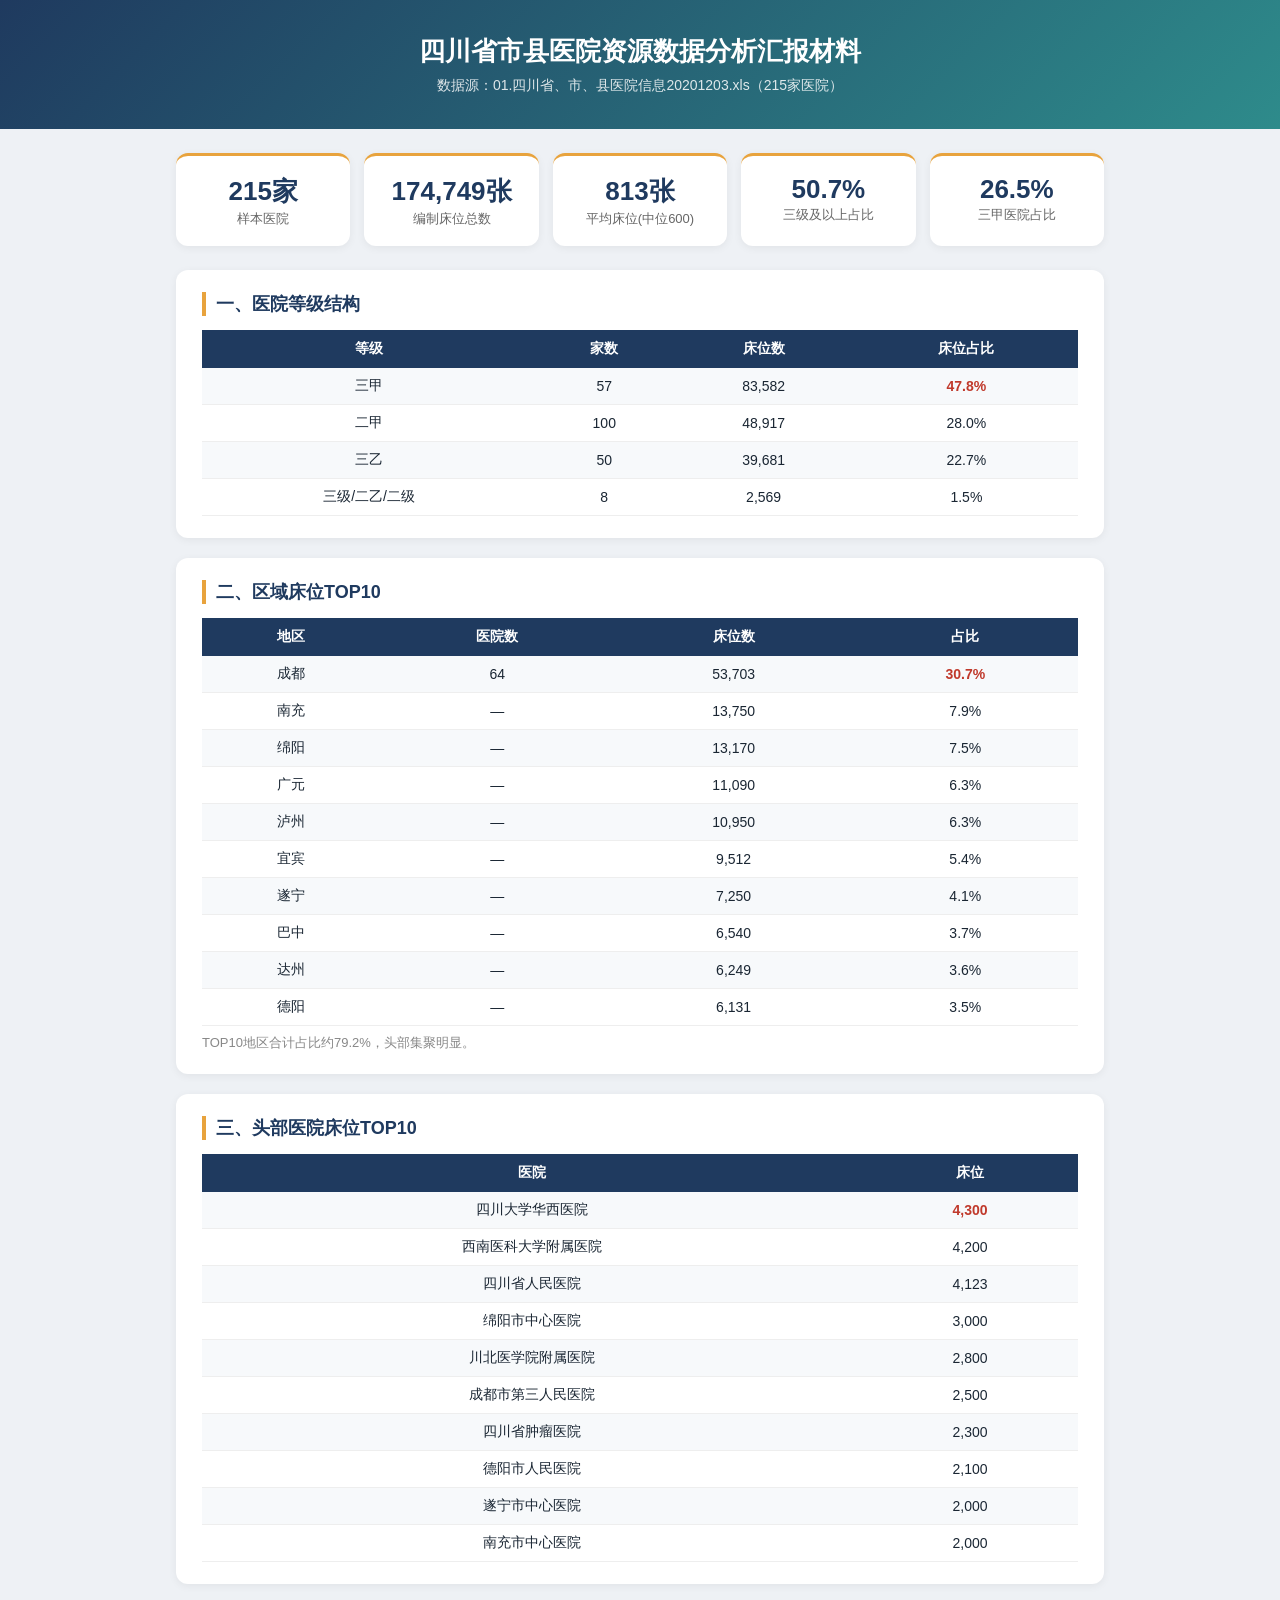
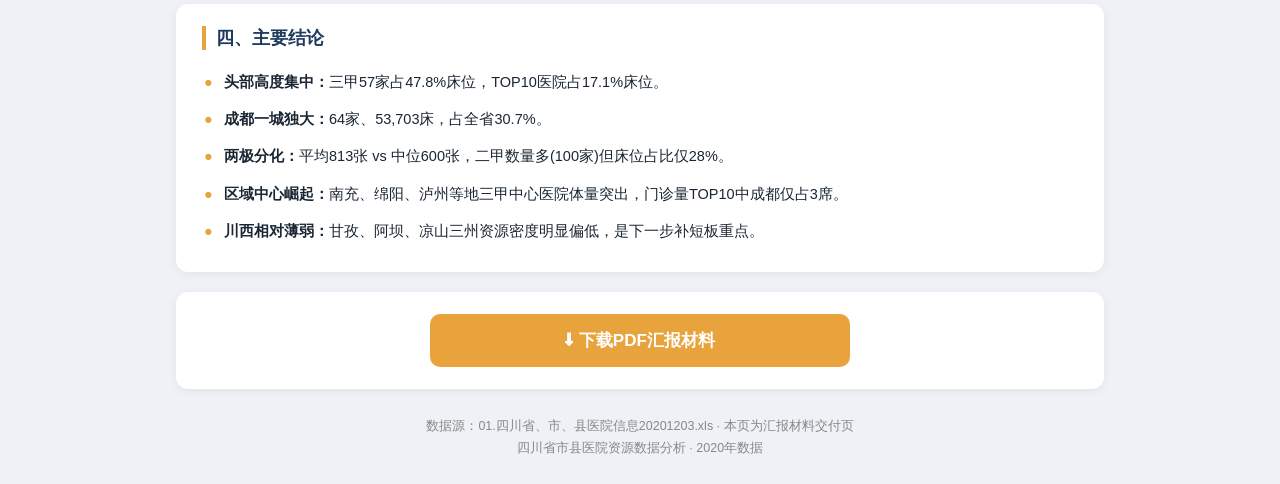
<file: app-gc26te/index.html>
<!DOCTYPE html><html lang="zh-CN"><head><meta charset="UTF-8"><meta name="viewport" content="width=device-width,initial-scale=1">
<title>四川省市县医院资源数据分析汇报材料(PDF)</title>
<style>
*{margin:0;padding:0;box-sizing:border-box}body{font-family:"Microsoft YaHei",sans-serif;background:#eef1f5;color:#1a2633}
.hd{background:linear-gradient(135deg,#1F3A5F,#2E8B8B);color:#fff;padding:34px 20px;text-align:center}
.hd h1{font-size:26px;margin-bottom:8px}.hd p{opacity:.85;font-size:14px}
.wrap{max-width:960px;margin:24px auto;padding:0 16px}
.kpis{display:grid;grid-template-columns:repeat(auto-fit,minmax(170px,1fr));gap:14px;margin-bottom:24px}
.kpi{background:#fff;border-radius:12px;padding:18px;text-align:center;box-shadow:0 2px 8px rgba(0,0,0,.06);border-top:3px solid #E8A33D}
.kpi b{display:block;font-size:26px;color:#1F3A5F}.kpi span{font-size:13px;color:#666}
.card{background:#fff;border-radius:12px;padding:22px 26px;margin-bottom:20px;box-shadow:0 2px 8px rgba(0,0,0,.06)}
.card h2{font-size:18px;color:#1F3A5F;border-left:4px solid #E8A33D;padding-left:10px;margin-bottom:14px}
table{width:100%;border-collapse:collapse;font-size:14px}
th{background:#1F3A5F;color:#fff;padding:10px 8px}td{padding:9px 8px;border-bottom:1px solid #eee;text-align:center}
tr:nth-child(even) td{background:#f7f9fb}.red{color:#C0392B;font-weight:700}
ul{list-style:none}ul li{padding:7px 0 7px 22px;position:relative;font-size:14.5px;line-height:1.6}
ul li::before{content:"●";color:#E8A33D;position:absolute;left:2px}
.dl{display:block;width:100%;max-width:420px;margin:0 auto;background:#E8A33D;color:#fff;border:none;padding:15px;font-size:17px;border-radius:10px;cursor:pointer;font-weight:700;text-decoration:none;text-align:center}
.dl:hover{background:#d18f28}.note{text-align:center;color:#888;font-size:12.5px;margin-top:26px;line-height:1.8}
</style></head><body>
<div class="hd"><h1>四川省市县医院资源数据分析汇报材料</h1><p>数据源：01.四川省、市、县医院信息20201203.xls（215家医院）</p></div>
<div class="wrap">
<div class="kpis">
<div class="kpi"><b>215家</b><span>样本医院</span></div>
<div class="kpi"><b>174,749张</b><span>编制床位总数</span></div>
<div class="kpi"><b>813张</b><span>平均床位(中位600)</span></div>
<div class="kpi"><b>50.7%</b><span>三级及以上占比</span></div>
<div class="kpi"><b>26.5%</b><span>三甲医院占比</span></div>
</div>
<div class="card"><h2>一、医院等级结构</h2>
<table><tr><th>等级</th><th>家数</th><th>床位数</th><th>床位占比</th></tr>
<tr><td>三甲</td><td>57</td><td>83,582</td><td class="red">47.8%</td></tr>
<tr><td>二甲</td><td>100</td><td>48,917</td><td>28.0%</td></tr>
<tr><td>三乙</td><td>50</td><td>39,681</td><td>22.7%</td></tr>
<tr><td>三级/二乙/二级</td><td>8</td><td>2,569</td><td>1.5%</td></tr></table></div>
<div class="card"><h2>二、区域床位TOP10</h2>
<table><tr><th>地区</th><th>医院数</th><th>床位数</th><th>占比</th></tr>
<tr><td>成都</td><td>64</td><td>53,703</td><td class="red">30.7%</td></tr>
<tr><td>南充</td><td>—</td><td>13,750</td><td>7.9%</td></tr>
<tr><td>绵阳</td><td>—</td><td>13,170</td><td>7.5%</td></tr>
<tr><td>广元</td><td>—</td><td>11,090</td><td>6.3%</td></tr>
<tr><td>泸州</td><td>—</td><td>10,950</td><td>6.3%</td></tr>
<tr><td>宜宾</td><td>—</td><td>9,512</td><td>5.4%</td></tr>
<tr><td>遂宁</td><td>—</td><td>7,250</td><td>4.1%</td></tr>
<tr><td>巴中</td><td>—</td><td>6,540</td><td>3.7%</td></tr>
<tr><td>达州</td><td>—</td><td>6,249</td><td>3.6%</td></tr>
<tr><td>德阳</td><td>—</td><td>6,131</td><td>3.5%</td></tr></table>
<p style="font-size:13px;color:#888;margin-top:8px">TOP10地区合计占比约79.2%，头部集聚明显。</p></div>
<div class="card"><h2>三、头部医院床位TOP10</h2>
<table><tr><th>医院</th><th>床位</th></tr>
<tr><td>四川大学华西医院</td><td class="red">4,300</td></tr>
<tr><td>西南医科大学附属医院</td><td>4,200</td></tr>
<tr><td>四川省人民医院</td><td>4,123</td></tr>
<tr><td>绵阳市中心医院</td><td>3,000</td></tr>
<tr><td>川北医学院附属医院</td><td>2,800</td></tr>
<tr><td>成都市第三人民医院</td><td>2,500</td></tr>
<tr><td>四川省肿瘤医院</td><td>2,300</td></tr>
<tr><td>德阳市人民医院</td><td>2,100</td></tr>
<tr><td>遂宁市中心医院</td><td>2,000</td></tr>
<tr><td>南充市中心医院</td><td>2,000</td></tr></table></div>
<div class="card"><h2>四、主要结论</h2>
<ul>
<li><b>头部高度集中：</b>三甲57家占47.8%床位，TOP10医院占17.1%床位。</li>
<li><b>成都一城独大：</b>64家、53,703床，占全省30.7%。</li>
<li><b>两极分化：</b>平均813张 vs 中位600张，二甲数量多(100家)但床位占比仅28%。</li>
<li><b>区域中心崛起：</b>南充、绵阳、泸州等地三甲中心医院体量突出，门诊量TOP10中成都仅占3席。</li>
<li><b>川西相对薄弱：</b>甘孜、阿坝、凉山三州资源密度明显偏低，是下一步补短板重点。</li>
</ul></div>
<div class="card" style="text-align:center"><a class="dl" href="hospital-report.pdf" download>⬇ 下载PDF汇报材料</a></div>
<p class="note">数据源：01.四川省、市、县医院信息20201203.xls · 本页为汇报材料交付页<br>四川省市县医院资源数据分析 · 2020年数据</p>
</div></body></html>
</file>
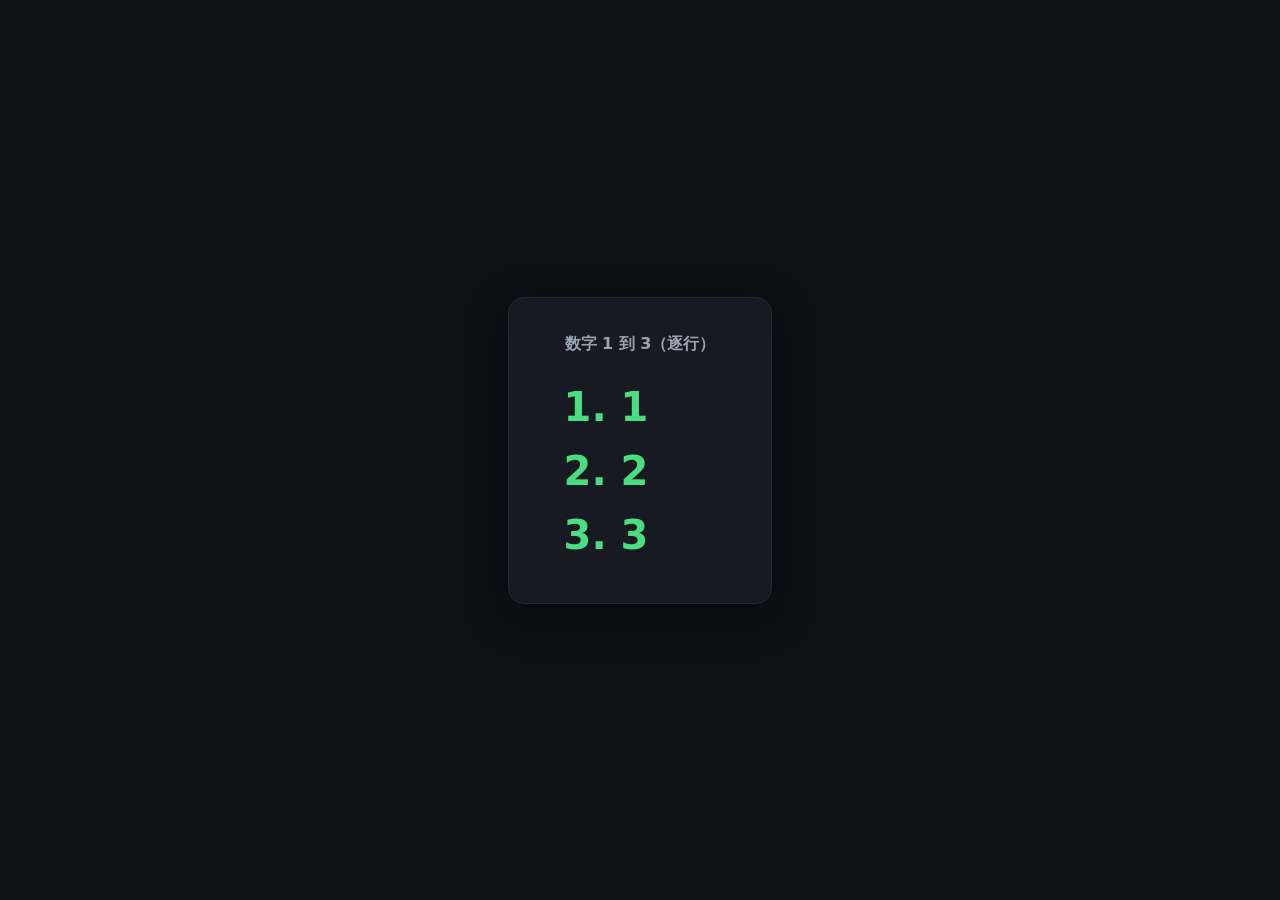
<file: regression-success/index.html>
<!DOCTYPE html>
<html lang="zh-CN">
<head>
<meta charset="UTF-8">
<meta name="viewport" content="width=device-width, initial-scale=1">
<title>1 到 3 · 逐行列出</title>
<style>
  :root { color-scheme: dark; }
  body { margin:0; min-height:100vh; display:grid; place-items:center;
         background:#0f1115; color:#e8eaed;
         font-family: system-ui,-apple-system,"PingFang SC","Microsoft YaHei",sans-serif; }
  .card { background:#171a21; border:1px solid #262b36; border-radius:16px;
          padding:36px 56px; box-shadow:0 12px 40px rgba(0,0,0,.45); }
  h1 { font-size:16px; font-weight:600; color:#9aa3b2; margin:0 0 20px; }
  ol { font-size:40px; font-weight:700; line-height:1.6; margin:0; padding-left:56px;
       color:#4ade80; font-variant-numeric:tabular-nums; }
</style>
</head>
<body>
  <div class="card">
    <h1>数字 1 到 3（逐行）</h1>
    <ol><li>1</li><li>2</li><li>3</li></ol>
  </div>
</body>
</html>
</file>
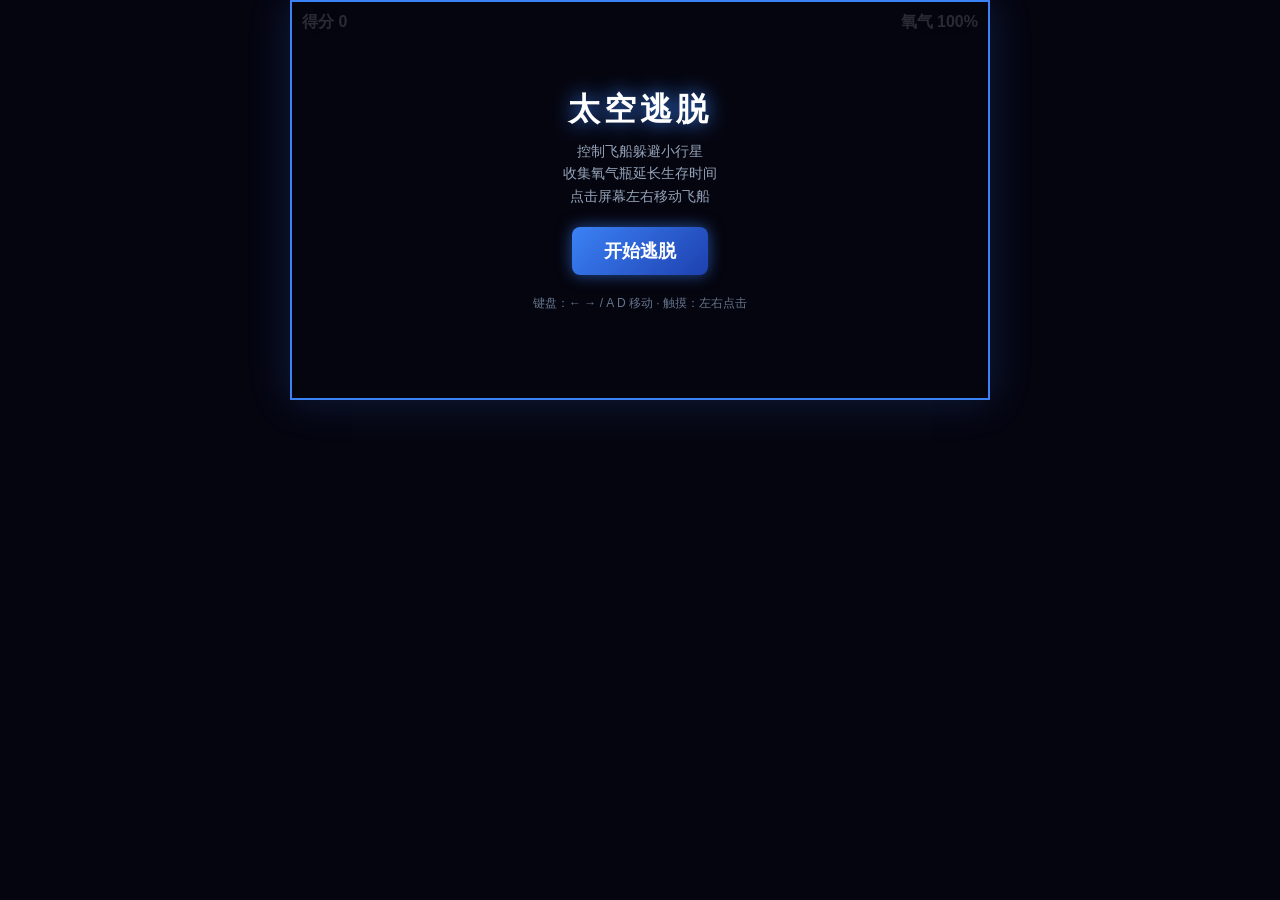
<file: rx5-ivis/index.html>
<!DOCTYPE html>
<html lang="zh-CN">
<head>
<meta charset="UTF-8">
<meta name="viewport" content="width=device-width, initial-scale=1.0, maximum-scale=1.0, user-scalable=no">
<title>太空逃脱 - Space Escape</title>
<style>
* { margin: 0; padding: 0; box-sizing: border-box; }
html, body { width: 100%; height: 100%; overflow: hidden; background: #050510; color: #fff; font-family: "PingFang SC", "Microsoft YaHei", sans-serif; touch-action: none; }
#game-wrap { position: relative; width: 100%; height: 100%; max-width: 400px; max-height: 700px; margin: 0 auto; border: 2px solid #3b82f6; box-shadow: 0 0 40px rgba(59,130,246,0.2); }
canvas { display: block; width: 100%; height: 100%; }
#ui { position: absolute; top: 10px; left: 0; right: 0; pointer-events: none; display: flex; justify-content: space-between; padding: 0 10px; font-size: 16px; font-weight: bold; text-shadow: 0 0 8px rgba(0,0,0,0.8); }
#overlay { position: absolute; inset: 0; background: rgba(5,5,16,0.85); display: flex; flex-direction: column; align-items: center; justify-content: center; z-index: 10; }
h1 { font-size: 32px; color: #fff; text-shadow: 0 0 20px #3b82f6; margin-bottom: 8px; letter-spacing: 4px; }
.sub { font-size: 14px; color: #94a3b8; margin-bottom: 20px; text-align: center; line-height: 1.6; }
.btn { background: linear-gradient(135deg, #3b82f6, #1e40af); color: #fff; border: none; padding: 12px 32px; border-radius: 8px; font-size: 18px; font-weight: bold; cursor: pointer; box-shadow: 0 0 15px rgba(59,130,246,0.6); transition: transform 0.1s; }
.btn:active { transform: scale(0.95); }
.controls-hint { margin-top: 20px; font-size: 12px; color: #64748b; }
#game-over { display: none; }
#final-score { font-size: 24px; color: #fbbf24; margin: 10px 0; }
@media (orientation: landscape) {
  #game-wrap { max-width: 700px; max-height: 400px; }
}
</style>
</head>
<body>
<div id="game-wrap">
  <canvas id="game" width="400" height="700"></canvas>
  <div id="ui">
    <div>得分 <span id="score">0</span></div>
    <div>氧气 <span id="oxygen">100</span>%</div>
  </div>
  <div id="overlay">
    <h1>太空逃脱</h1>
    <div class="sub">控制飞船躲避小行星<br>收集氧气瓶延长生存时间<br>点击屏幕左右移动飞船</div>
    <button class="btn" id="start-btn">开始逃脱</button>
    <div class="controls-hint">键盘：← → / A D 移动 · 触摸：左右点击</div>
  </div>
  <div id="game-over">
    <h1 style="color:#ef4444">任务失败</h1>
    <div id="final-score" class="sub">最终得分：0</div>
    <button class="btn" id="restart-btn">再次逃脱</button>
  </div>
</div>
<script>
const cv = document.getElementById('game');
const cx = cv.getContext('2d');
const W = 400, H = 700;
let score = 0, oxygen = 100, gameActive = false, frame = 0;
let player = { x: W/2, y: H - 80, w: 24, h: 32, speed: 5, color: '#3b82f6' };
let asteroids = [], oxygenBottles = [], stars = [], particles = [];
let keys = {};

for(let i=0; i<60; i++) {
  stars.push({ x: Math.random()*W, y: Math.random()*H, r: Math.random()*1.5+0.5, alpha: Math.random(), speed: Math.random()*0.5+0.1 });
}

function spawnAsteroid() {
  if(frame % 60 === 0) {
    let size = Math.random()*20+15;
    asteroids.push({
      x: Math.random()*(W-size),
      y: -size,
      w: size, h: size,
      speed: Math.random()*2+2,
      rot: Math.random()*Math.PI*2,
      rotSpeed: (Math.random()-0.5)*0.1
    });
  }
}

function spawnOxygen() {
  if(frame % 300 === 0) {
    oxygenBottles.push({
      x: Math.random()*(W-20)+10,
      y: -20,
      w: 20, h: 20,
      speed: 2
    });
  }
}

function update() {
  if(!gameActive) return;
  frame++;
  
  stars.forEach(s => { s.y += s.speed; if(s.y > H) { s.y = -5; s.x = Math.random()*W; } });
  
  spawnAsteroid();
  spawnOxygen();
  
  if(keys['ArrowLeft'] || keys['a']) player.x -= player.speed;
  if(keys['ArrowRight'] || keys['d']) player.x += player.speed;
  player.x = Math.max(player.w/2, Math.min(W - player.w/2, player.x));
  
  for(let i=asteroids.length-1; i>=0; i--) {
    let a = asteroids[i];
    a.y += a.speed;
    a.rot += a.rotSpeed;
    if(a.y > H) { asteroids.splice(i,1); score += 5; continue; }
    if(rectCircleCollide(player, a)) { gameOver(); }
  }
  
  for(let i=oxygenBottles.length-1; i>=0; i--) {
    let o = oxygenBottles[i];
    o.y += o.speed;
    if(o.y > H) { oxygenBottles.splice(i,1); continue; }
    if(rectCircleCollide(player, o)) {
      oxygenBottles.splice(i,1);
      oxygen = Math.min(100, oxygen + 25);
      score += 20;
      createParticles(o.x, o.y, '#3b82f6', 8);
    }
  }
  
  oxygen -= 0.15;
  if(oxygen <= 0) gameOver();
  
  for(let i=particles.length-1; i>=0; i--) {
    let p = particles[i];
    p.x += p.vx; p.y += p.vy; p.life--; p.alpha -= 0.02;
    if(p.life <= 0) particles.splice(i,1);
  }
  
  draw();
  requestAnimationFrame(update);
}

function rectCircleCollide(rect, circ) {
  let dx = Math.abs(circ.x + circ.w/2 - rect.x);
  let dy = Math.abs(circ.y + circ.h/2 - rect.y);
  if(dx > rect.w/2 + circ.w/2) return false;
  if(dy > rect.h/2 + circ.h/2) return false;
  if(dx <= rect.w/2) return true;
  if(dy <= rect.h/2) return true;
  let dx2 = dx - rect.w/2, dy2 = dy - rect.h/2;
  return dx2*dx2 + dy2*dy2 <= (circ.w/2)*(circ.w/2);
}

function draw() {
  cx.fillStyle = '#050510';
  cx.fillRect(0,0,W,H);
  
  stars.forEach(s => {
    cx.fillStyle = `rgba(255,255,255,${s.alpha})`;
    cx.beginPath(); cx.arc(s.x, s.y, s.r, 0, Math.PI*2); cx.fill();
  });
  
  cx.save();
  cx.translate(player.x, player.y);
  cx.fillStyle = player.color;
  cx.beginPath();
  cx.moveTo(0, -player.h/2);
  cx.lineTo(-player.w/2, player.h/2);
  cx.lineTo(player.w/2, player.h/2);
  cx.closePath();
  cx.fill();
  cx.strokeStyle = '#fff'; cx.lineWidth = 2; cx.stroke();
  cx.restore();
  
  asteroids.forEach(a => {
    cx.save();
    cx.translate(a.x + a.w/2, a.y + a.h/2);
    cx.rotate(a.rot);
    cx.fillStyle = '#64748b';
    cx.beginPath();
    for(let k=0; k<6; k++) {
      let ang = (k/6)*Math.PI*2;
      let r = (a.w/2) * (0.7 + 0.3*Math.sin(k));
      cx.lineTo(Math.cos(ang)*r, Math.sin(ang)*r);
    }
    cx.closePath(); cx.fill();
    cx.restore();
  });
  
  oxygenBottles.forEach(o => {
    cx.fillStyle = '#22d3ee';
    cx.beginPath(); cx.arc(o.x, o.y, o.w/2, 0, Math.PI*2); cx.fill();
    cx.strokeStyle = '#fff'; cx.lineWidth = 2; cx.stroke();
    cx.fillStyle = '#fff'; cx.font = '12px sans-serif'; cx.textAlign = 'center';
    cx.fillText('O2', o.x, o.y+4);
  });
  
  particles.forEach(p => {
    cx.fillStyle = `rgba(${p.r},${p.g},${p.b},${p.alpha})`;
    cx.beginPath(); cx.arc(p.x, p.y, 2, 0, Math.PI*2); cx.fill();
  });
}

function createParticles(x,y,color,count) {
  for(let i=0; i<count; i++) {
    particles.push({
      x, y,
      vx: (Math.random()-0.5)*4,
      vy: (Math.random()-0.5)*4,
      life: 30,
      alpha: 1,
      r: color==='#3b82f6'?59:255, g: color==='#3b82f6'?130:246, b: color==='#3b82f6'?246:100
    });
  }
}

function gameOver() {
  gameActive = false;
  document.getElementById('game-over').style.display = 'flex';
  document.getElementById('final-score').textContent = '最终得分：' + score;
}

document.getElementById('start-btn').onclick = () => {
  document.getElementById('overlay').style.display = 'none';
  startGame();
};
document.getElementById('restart-btn').onclick = () => {
  document.getElementById('game-over').style.display = 'none';
  startGame();
};

function startGame() {
  score = 0; oxygen = 100; gameActive = true;
  asteroids = []; oxygenBottles = []; particles = [];
  player.x = W/2; player.y = H - 80;
  document.getElementById('score').textContent = '0';
  document.getElementById('oxygen').textContent = '100';
  frame = 0;
  update();
}

document.addEventListener('keydown', e => { keys[e.key] = true; });
document.addEventListener('keyup', e => { keys[e.key] = false; });

cv.addEventListener('touchstart', e => {
  e.preventDefault();
  let touchX = e.touches[0].clientX - cv.getBoundingClientRect().left;
  if(touchX < W/2) player.x -= 40; else player.x += 40;
  player.x = Math.max(player.w/2, Math.min(W - player.w/2, player.x));
}, {passive:false});

update();
</script>
</body>
</html>
</file>
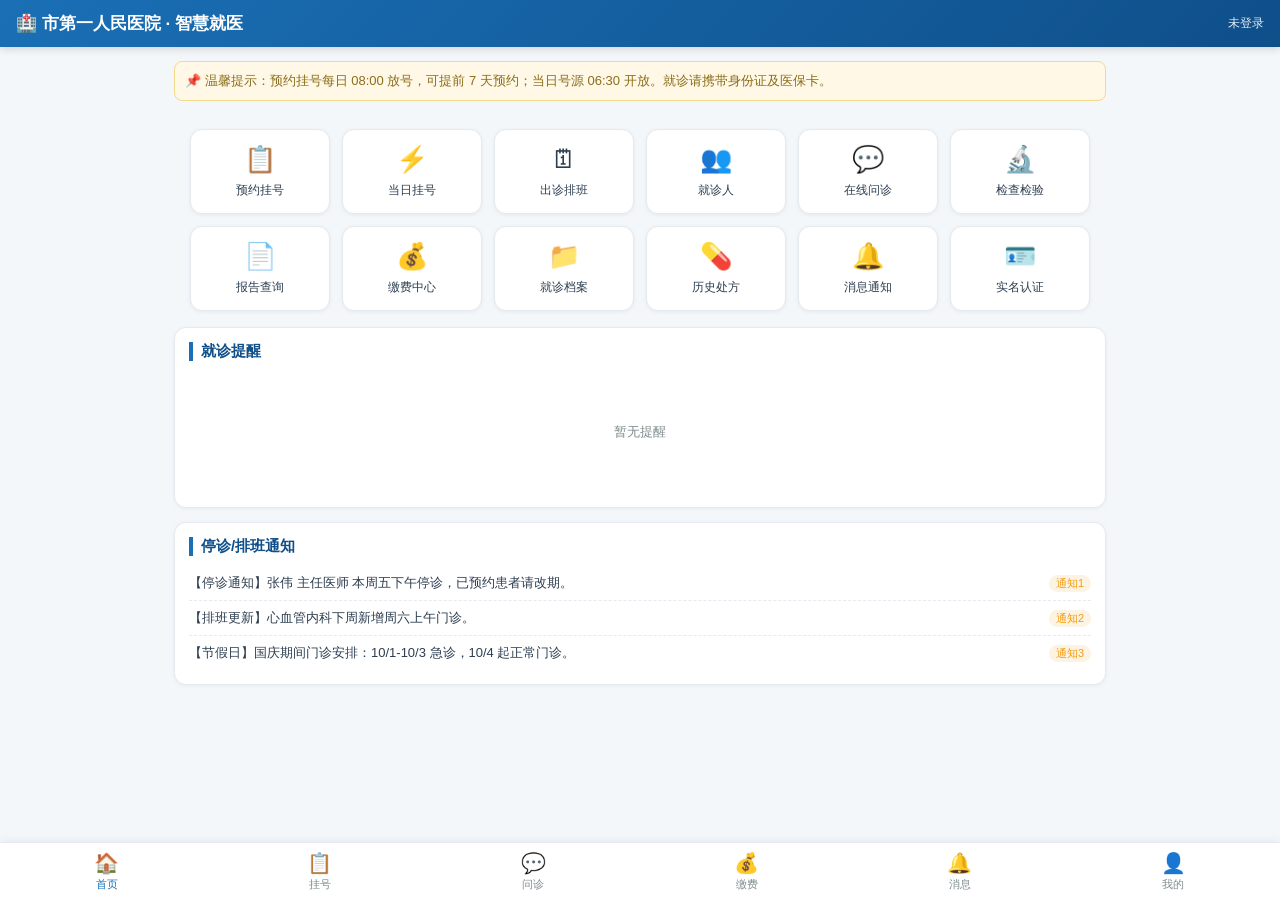
<file: select-project/index.html>
<!DOCTYPE html>
<html lang="zh-CN">
<head>
<meta charset="UTF-8">
<meta name="viewport" content="width=device-width, initial-scale=1.0">
<title>医院智慧挂号就诊检查系统</title>
<style>
/* ============ 主题变量：公立医院蓝色医疗风 ============ */
:root{--primary:#1a6fb5;--primary-d:#0f4f8a;--primary-l:#e8f2fa;
--bg:#f4f7fa;--card:#fff;--text:#2c3e50;--muted:#7f8c8d;--line:#e3eaf1;
--green:#27ae60;--red:#e74c3c;--orange:#f39c12}
*{margin:0;padding:0;box-sizing:border-box}
body{font-family:"Microsoft YaHei","PingFang SC",sans-serif;background:var(--bg);
color:var(--text);font-size:14px;padding-bottom:64px}
button{cursor:pointer;font-family:inherit}
/* 顶部栏 */
.topbar{background:linear-gradient(135deg,var(--primary),var(--primary-d));color:#fff;
position:sticky;top:0;z-index:50;padding:12px 16px;display:flex;align-items:center;
justify-content:space-between;box-shadow:0 2px 8px rgba(0,0,0,.15)}
.topbar .logo{font-size:17px;font-weight:bold}
.topbar .user{font-size:12px;opacity:.9;cursor:pointer}
/* 首页宫格 */
.grid{display:grid;grid-template-columns:repeat(4,1fr);gap:12px;padding:16px}
.gitem{background:var(--card);border-radius:12px;padding:14px 6px;text-align:center;
box-shadow:0 1px 4px rgba(0,0,0,.06);border:1px solid var(--line);cursor:pointer;transition:.15s}
.gitem:hover{transform:translateY(-2px);box-shadow:0 4px 12px rgba(26,111,181,.2)}
.gitem .ico{font-size:26px;display:block;margin-bottom:6px}
.gitem .nm{font-size:12px}
/* 面板与卡片 */
.panel{display:none;padding:14px}
.panel.active{display:block}
.card{background:var(--card);border-radius:12px;padding:14px;margin-bottom:14px;
box-shadow:0 1px 4px rgba(0,0,0,.05);border:1px solid var(--line)}
.card h3{font-size:15px;color:var(--primary-d);margin-bottom:10px;
border-left:4px solid var(--primary);padding-left:8px}
.row{display:flex;justify-content:space-between;align-items:center;padding:8px 0;
border-bottom:1px dashed var(--line);font-size:13px}
.row:last-child{border:none}
.row .sub{color:var(--muted);font-size:12px}
.btn{background:var(--primary);color:#fff;border:none;border-radius:6px;
padding:7px 16px;font-size:13px}
.btn.sm{padding:4px 10px;font-size:12px}
.btn.ghost{background:#fff;color:var(--primary);border:1px solid var(--primary)}
.btn.warn{background:var(--orange)}.btn.danger{background:var(--red)}.btn.ok{background:var(--green)}
.tabs{display:flex;gap:8px;margin-bottom:12px;flex-wrap:wrap}
.tab{padding:6px 14px;background:#fff;border:1px solid var(--line);border-radius:16px;
font-size:13px;cursor:pointer}
.tab.on{background:var(--primary);color:#fff;border-color:var(--primary)}
.tag{display:inline-block;font-size:11px;padding:1px 7px;border-radius:10px}
.tag.g{background:#e6f7ec;color:var(--green)}.tag.o{background:#fdf3e2;color:var(--orange)}
.tag.r{background:#fdeaea;color:var(--red)}.tag.b{background:var(--primary-l);color:var(--primary)}
input,select{width:100%;padding:9px 10px;border:1px solid var(--line);border-radius:6px;
font-size:14px;margin-bottom:10px;background:#fff;font-family:inherit}
label{font-size:13px;color:var(--muted);display:block;margin-bottom:4px}
/* 桌面端适配 */
@media(min-width:800px){.grid{grid-template-columns:repeat(6,1fr)}.panel{max-width:960px;margin:0 auto}}
.notice{background:#fff8e6;border:1px solid #f5d98a;border-radius:8px;padding:10px;
font-size:13px;color:#8a6d1a;margin-bottom:12px}
.empty{text-align:center;color:var(--muted);padding:26px;font-size:13px}
.money{color:var(--red);font-weight:bold}
/* 底部导航(手机优先) */
.tabbar{position:fixed;bottom:0;left:0;right:0;background:#fff;border-top:1px solid var(--line);
display:flex;z-index:50;box-shadow:0 -2px 8px rgba(0,0,0,.05)}
.tabbar div{flex:1;text-align:center;padding:8px 0;font-size:11px;color:var(--muted);
cursor:pointer;position:relative}
.tabbar div.on{color:var(--primary)}
.tabbar div span{display:block;font-size:20px;margin-bottom:2px}
.badge{position:absolute;top:2px;right:22%;background:var(--red);color:#fff;
font-size:10px;border-radius:8px;padding:0 5px}
/* 弹窗 */
.mask{display:none;position:fixed;inset:0;background:rgba(0,0,0,.45);z-index:99;
align-items:center;justify-content:center}
.mask.open{display:flex}
.modal{background:#fff;border-radius:14px;width:92%;max-width:440px;max-height:86vh;
overflow:auto;padding:18px}
.modal h3{color:var(--primary-d);margin-bottom:12px;font-size:16px}
.modal .btn{width:100%;margin-top:6px;padding:10px}
.chip{display:inline-block;border:1px solid var(--line);border-radius:6px;padding:5px 12px;
margin:3px;font-size:12px;cursor:pointer}
.chip.on{background:var(--primary);color:#fff;border-color:var(--primary)}
.chip.off{opacity:.4;text-decoration:line-through;cursor:not-allowed}
/* 问诊对话 */
.chatbox{height:250px;overflow:auto;background:#f8fafc;border-radius:8px;padding:10px;margin-bottom:10px}
.bubble{display:flex;margin-bottom:8px}
.bubble.me{justify-content:flex-end}
.bubble .b{max-width:78%;padding:8px 12px;border-radius:10px;font-size:13px;
line-height:1.6;box-shadow:0 1px 3px rgba(0,0,0,.06)}
.bubble.sys .b{background:#fff}
.bubble.me .b{background:var(--primary);color:#fff}
.bubble .who{font-size:10px;color:var(--muted);margin-top:2px}
.bubble.me .who{color:rgba(255,255,255,.75)}
</style>
</head>
<body>

<!-- ===== 顶部栏 ===== -->
<div class="topbar">
  <div class="logo">🏥 市第一人民医院 · 智慧就医</div>
  <div class="user" id="topUser" onclick="switchView('mine')">未登录</div>
</div>

<!-- ===== 首页 ===== -->
<div class="panel active" id="p-home">
  <div class="notice">📌 温馨提示：预约挂号每日 08:00 放号，可提前 7 天预约；当日号源 06:30 开放。就诊请携带身份证及医保卡。</div>
  <div class="grid" id="homeGrid"></div>
  <div class="card"><h3>就诊提醒</h3><div id="homeRemind" class="empty">暂无提醒</div></div>
  <div class="card"><h3>停诊/排班通知</h3><div id="homeNotice"></div></div>
</div>

<!-- ===== 挂号(科室/医生) ===== -->
<div class="panel" id="p-reg">
  <div class="card"><h3>选择科室 · 医生列表</h3><div class="tabs" id="deptTabs"></div><div id="docList"></div></div>
</div>

<!-- ===== 出诊排班 ===== -->
<div class="panel" id="p-sched">
  <div class="card"><h3>医生出诊排班(未来7天)</h3><div class="tabs" id="schedTabs"></div><div id="schedList"></div></div>
</div>

<!-- ===== 在线问诊 ===== -->
<div class="panel" id="p-chat"><div class="card">
  <h3>在线问诊 · 简易咨询入口</h3>
  <div class="notice">互联网诊疗仅作健康咨询，不作为诊断依据；急危重症请拨打 120。</div>
  <div class="chatbox" id="chatBox"></div>
  <div style="display:flex;gap:8px"><input id="chatIn" placeholder="描述您的症状…" style="flex:1;margin:0"><button class="btn" onclick="sendChat()">发送</button></div>
  <div style="margin-top:8px">
    <span class="chip" onclick="quickChat('最近感冒发烧怎么处理？')">感冒发烧</span>
    <span class="chip" onclick="quickChat('头痛需要做什么检查？')">头痛检查</span>
    <span class="chip" onclick="quickChat('如何预约胃镜？')">预约胃镜</span>
    <span class="chip" onclick="quickChat('报告多久能出来？')">报告时间</span>
  </div>
</div></div>

<!-- ===== 检查检验 ===== -->
<div class="panel" id="p-exam">
  <div class="card"><h3>检查检验项目查询</h3><input id="examKw" placeholder="搜索项目名称，如 血常规/CT" oninput="renderExam()"><div id="examList"></div></div>
  <div class="card"><h3>开单模拟</h3><div class="notice">选择项目 → 生成申请单 → 前往缴费。</div><div id="orderItems"></div>
    <div style="display:flex;gap:8px;margin-top:8px"><button class="btn" onclick="createExamOrder()">生成检查申请单</button><button class="btn ghost" onclick="clearExamOrder()">清空</button></div></div>
</div>

<!-- ===== 报告查询 ===== -->
<div class="panel" id="p-report"><div class="card"><h3>检查检验报告查询</h3><div id="reportList" class="empty">暂无报告</div></div></div>

<!-- ===== 缴费中心 ===== -->
<div class="panel" id="p-pay">
  <div class="card"><h3>待缴费清单</h3><div id="payList" class="empty">暂无待缴费用</div></div>
  <div class="card"><h3>缴费记录</h3><div id="paidList" class="empty">暂无记录</div></div>
</div>

<!-- ===== 就诊档案 ===== -->
<div class="panel" id="p-file">
  <div class="card"><h3>就诊记录 / 历史处方</h3><div id="visitList" class="empty">暂无就诊记录</div></div>
  <div class="card"><h3>检查报告档案</h3><div id="fileReport" class="empty">暂无报告</div></div>
</div>

<!-- ===== 消息通知 ===== -->
<div class="panel" id="p-msg"><div class="card"><h3>消息通知 <button class="btn sm ghost" style="float:right" onclick="clearMsg()">全部已读</button></h3><div id="msgList" class="empty">暂无消息</div></div></div>

<!-- ===== 我的(注册/实名/就诊人/挂号管理) ===== -->
<div class="panel" id="p-mine">
  <div class="card" id="loginCard"><h3>患者注册 / 登录</h3>
    <label>手机号</label><input id="mPhone" maxlength="11" placeholder="11 位手机号">
    <label>密码</label><input id="mPwd" type="password" placeholder="不少于 6 位">
    <label>姓名(实名)</label><input id="mName" placeholder="真实姓名">
    <label>身份证号(实名认证)</label><input id="mIdno" maxlength="18" placeholder="18 位身份证号">
    <button class="btn" onclick="doRegister()">注册并登录</button>
    <button class="btn ghost" onclick="fillDemo()">填入演示账号</button>
  </div>
  <div class="card" id="userCard" style="display:none"><h3>我的账户 · 实名认证</h3>
    <div class="row"><span>姓名 / 手机</span><span id="uName"></span></div>
    <div class="row"><span>实名认证</span><span id="uAuth"></span></div>
    <div class="row"><span>身份证号</span><span id="uIdno" class="sub"></span></div>
    <button class="btn sm danger" onclick="logout()" style="margin-top:8px">退出登录</button>
  </div>
  <div class="card" id="patCard" style="display:none"><h3>就诊人管理(多人绑定) <button class="btn sm" style="float:right" onclick="openPat()">+ 添加就诊人</button></h3><div id="patList"></div></div>
  <div class="card"><h3>我的挂号(改期/取消)</h3><div id="myReg" class="empty">暂无挂号记录</div></div>
</div>

<!-- ===== 弹窗 & 底部导航 ===== -->
<div class="mask" id="mask"><div class="modal" id="modalBox"></div></div>
<div class="tabbar">
  <div class="on" onclick="switchView('home')"><span>🏠</span>首页</div>
  <div onclick="switchView('reg')"><span>📋</span>挂号</div>
  <div onclick="switchView('chat')"><span>💬</span>问诊</div>
  <div onclick="switchView('pay')"><span>💰</span>缴费</div>
  <div onclick="switchView('msg')"><span>🔔</span>消息<b class="badge" id="msgBadge" style="display:none"></b></div>
  <div onclick="switchView('mine')"><span>👤</span>我的</div>
</div>

<script>
/* =========================================================================
 * 医院智慧挂号就诊检查系统 · 单页前端 + Mock 后端接口层
 * 分层: DB(数据层,localStorage持久化) → API(接口层,模拟REST) → View(视图层)
 * 零外部依赖, 可直接部署或二次开发对接真实后端(替换API函数体为fetch即可)
 * ========================================================================= */

/* ---------- 1. 数据层 DB ---------- */
const DB_KEY='hosp_sys_v1';
const DB=(()=>{try{return JSON.parse(localStorage.getItem(DB_KEY))||{}}catch(e){return{}}})();
function save(){localStorage.setItem(DB_KEY,JSON.stringify(DB))}
if(!DB.seeded){DB.users=[];DB.pats=[];DB.regs=[];DB.orders=[];DB.pays=[];
  DB.visits=[];DB.reports=[];DB.msgs=[];DB.seeded=true;save()}

/* 基础数据：10科室 / 12医生 / 10检查项目 / 10时段 */
const DEPTS=[{id:'d1',n:'心血管内科'},{id:'d2',n:'呼吸与危重症医学科'},{id:'d3',n:'消化内科'},
{id:'d4',n:'骨科'},{id:'d5',n:'儿科'},{id:'d6',n:'妇产科'},{id:'d7',n:'神经内科'},
{id:'d8',n:'皮肤科'},{id:'d9',n:'眼科'},{id:'d10',n:'耳鼻喉科'}];
const DOCTORS=[
 {id:'g1',d:'d1',n:'王建国',t:'主任医师',r:'教授/博导',exp:28,s:'冠心病介入治疗、高血压个体化诊疗',fee:50},
 {id:'g2',d:'d1',n:'李慧',t:'副主任医师',r:'硕士',exp:15,s:'心律失常、心力衰竭',fee:35},
 {id:'g3',d:'d2',n:'张伟',t:'主任医师',r:'教授',exp:30,s:'慢阻肺、肺部感染、支气管镜',fee:50},
 {id:'g4',d:'d3',n:'刘芳',t:'副主任医师',r:'博士',exp:14,s:'胃炎、消化性溃疡、胃肠镜',fee:35},
 {id:'g5',d:'d4',n:'陈强',t:'主任医师',r:'教授',exp:25,s:'关节置换、运动损伤',fee:50},
 {id:'g6',d:'d5',n:'赵敏',t:'副主任医师',r:'硕士',exp:16,s:'儿童呼吸道感染、生长发育评估',fee:35},
 {id:'g7',d:'d6',n:'孙丽',t:'主任医师',r:'教授',exp:22,s:'高危妊娠管理、妇科微创',fee:50},
 {id:'g8',d:'d7',n:'周涛',t:'副主任医师',r:'博士',exp:13,s:'脑卒中、头痛头晕',fee:35},
 {id:'g9',d:'d8',n:'吴静',t:'主治医师',r:'硕士',exp:9,s:'痤疮、湿疹、皮肤美容',fee:20},
 {id:'g10',d:'d9',n:'郑明',t:'主任医师',r:'教授',exp:26,s:'白内障超声乳化、眼底激光',fee:50},
 {id:'g11',d:'d10',n:'冯雪',t:'主治医师',r:'硕士',exp:8,s:'过敏性鼻炎、中耳炎',fee:20},
 {id:'g12',d:'d5',n:'许阳',t:'主治医师',r:'本科',exp:7,s:'儿童消化、新生儿黄疸',fee:20}];
const EXAMS=[
 {id:'e1',n:'血常规五分类',p:28,dept:'检验科',prep:'空腹或餐后均可',dur:'30分钟'},
 {id:'e2',n:'肝功能十一项',p:112,dept:'检验科',prep:'需空腹8小时',dur:'2小时'},
 {id:'e3',n:'肾功能三项',p:45,dept:'检验科',prep:'需空腹',dur:'2小时'},
 {id:'e4',n:'胸部CT平扫',p:260,dept:'放射科',prep:'去除金属物品',dur:'30分钟'},
 {id:'e5',n:'上腹部彩超',p:130,dept:'超声科',prep:'空腹8小时',dur:'30分钟'},
 {id:'e6',n:'心电图',p:25,dept:'功能科',prep:'静息5分钟',dur:'10分钟'},
 {id:'e7',n:'胃镜检查',p:480,dept:'消化内镜',prep:'空腹、停抗凝药',dur:'1天'},
 {id:'e8',n:'糖化血红蛋白',p:65,dept:'检验科',prep:'无需空腹',dur:'2小时'},
 {id:'e9',n:'尿常规',p:12,dept:'检验科',prep:'留取中段尿',dur:'30分钟'},
 {id:'e10',n:'核磁共振(颅脑)',p:680,dept:'放射科',prep:'去除金属物品',dur:'1天'}];
const SLOTS=['08:00-08:30','08:30-09:00','09:00-09:30','09:30-10:00','10:00-10:30',
'10:30-11:00','14:00-14:30','14:30-15:00','15:00-15:30','15:30-16:00'];
const NOTICES=['【停诊通知】张伟 主任医师 本周五下午停诊，已预约患者请改期。',
'【排班更新】心血管内科下周新增周六上午门诊。',
'【节假日】国庆期间门诊安排：10/1-10/3 急诊，10/4 起正常门诊。'];

/* ---------- 2. 接口层 API(统一 {code:0,data} / {code:1,msg} 协议) ---------- */
const API={
 /* --- 用户注册/会话/实名认证 --- */
 user_register(p){
  if(!/^1\d{10}$/.test(p.phone))return err('手机号格式不正确');
  if((p.pwd||'').length<6)return err('密码不少于6位');
  if(!p.name)return err('请填写真实姓名');
  if(!/^\d{17}[\dXx]$/.test(p.idno))return err('身份证号格式不正确');
  if(DB.users.some(u=>u.phone===p.phone))return err('该手机号已注册');
  const u={id:'u'+Date.now(),phone:p.phone,name:p.name,idno:mask(p.idno),auth:true,regAt:today()};
  DB.users.push(u);DB.cur=u.id;save();
  pushMsg('注册成功','欢迎 '+u.name+'，实名认证已同步完成。');return ok(u)},
 user_cur(){return ok(DB.users.find(u=>u.id===DB.cur)||null)},
 user_logout(){DB.cur=null;save();return ok()},
 /* --- 就诊人(多人绑定, 最多6位) --- */
 pat_add(p){if(!p.name)return err('请填写就诊人姓名');
  if(!/^\d{17}[\dXx]$/.test(p.idno))return err('身份证号格式不正确');
  if(DB.pats.filter(x=>x.uid===DB.cur).length>=6)return err('最多绑定6位就诊人');
  const pat={id:'p'+Date.now(),uid:DB.cur,name:p.name,idno:mask(p.idno),
    rel:p.rel||'本人',phone:p.phone||''};
  DB.pats.push(pat);save();return ok(pat)},
 pat_list(){return ok(DB.pats.filter(p=>p.uid===DB.cur))},
 pat_del(id){DB.pats=DB.pats.filter(p=>p.id!==id);save();return ok()},
 /* --- 科室/医生/排班 --- */
 doc_list(dept){return ok(DOCTORS.filter(d=>!dept||d.d===dept))},
 doc_get(id){return ok(DOCTORS.find(d=>d.id===id))},
 sched_list(docId,date){const list=[];
  SLOTS.forEach((s,i)=>{const taken=DB.regs.some(r=>r.doc===docId&&r.date===date&&
    r.slot===s&&r.status!=='已取消');
    const dow=new Date(date).getDay();const stop=dow===5&&i>=5&&docId==='g3'; /* 模拟周五下午停诊 */
    list.push({slot:s,state:stop?'停诊':taken?'约满':'有号',left:taken?0:(i%3===0?1:(i%5===0?3:5))})});
  return ok(list)},
 /* --- 挂号: 预约/当日/改期/取消 --- */
 reg_create(p){if(!DB.cur)return err('请先登录');if(!p.patId)return err('请选择就诊人');
  if(!p.date||!p.slot)return err('请选择日期和时段');
  if(DB.regs.some(r=>r.doc===p.doc&&r.date===p.date&&r.slot===p.slot&&
    r.status!=='已取消'&&r.patId===p.patId))return err('该时段已有预约');
  const doc=DOCTORS.find(d=>d.id===p.doc);const type=p.date===today()?'当日挂号':'预约挂号';
  const reg={id:'r'+Date.now(),uid:DB.cur,patId:p.patId,doc:p.doc,date:p.date,slot:p.slot,
    type,fee:doc.fee,status:'待就诊',no:'GH'+Date.now().toString().slice(-8),
    createdAt:new Date().toLocaleString()};
  DB.regs.push(reg);
  /* 挂号成功自动生成待缴挂号费 */
  DB.pays.push({id:'y'+reg.id,uid:DB.cur,type:'挂号费',ref:reg.id,
    desc:type+' · '+doc.n+' · '+p.date+' '+p.slot,amount:doc.fee,status:'待支付'});
  save();pushMsg(type+'成功','【'+doc.n+'】'+p.date+' '+p.slot+'，就诊人：'+
    getPat(p.patId).name+'，请于就诊前30分钟取号。');
  return ok(reg)},
 reg_list(){return ok(DB.regs.filter(r=>r.uid===DB.cur)
   .sort((a,b)=>b.createdAt.localeCompare(a.createdAt)))},
 reg_reschedule(id,nd,ns){const r=DB.regs.find(x=>x.id===id);
  if(!r)return err('挂号不存在');if(r.status!=='待就诊')return err('当前状态不可改期');
  const old=r.date+' '+r.slot;r.date=nd;r.slot=ns;save();
  pushMsg('挂号改期成功','原 '+old+' 已改至 '+nd+' '+ns+'。');return ok(r)},
 reg_cancel(id){const r=DB.regs.find(x=>x.id===id);
  if(!r)return err('挂号不存在');if(r.status!=='待就诊')return err('当前状态不可取消');
  r.status='已取消';save();
  const y=DB.pays.find(p=>p.ref===id&&p.status==='待支付');if(y)y.status='已关闭';
  pushMsg('挂号已取消','【'+DOCTORS.find(d=>d.id===r.doc).n+'】'+r.date+' '+r.slot+' 已取消。');
  return ok()},
 /* --- 检查检验/报告 --- */
 exam_search(kw){return ok(EXAMS.filter(e=>!kw||e.n.includes(kw)||e.dept.includes(kw)))},
 report_list(){return ok(DB.reports.filter(r=>r.uid===DB.cur)
   .sort((a,b)=>b.at.localeCompare(a.at)))},
 /* --- 缴费中心 --- */
 pay_list(){return ok(DB.pays.filter(p=>p.uid===DB.cur))},
 pay_do(id){const p=DB.pays.find(x=>x.id===id);
  if(!p||p.status!=='待支付')return err('账单状态异常');
  p.status='已支付';p.paidAt=new Date().toLocaleString();save();
  pushMsg('缴费成功',p.type+' ¥'+p.amount+' 支付成功。');
  /* 检查费支付后模拟出报告 */
  if(p.type==='检查费'){const o=DB.orders.find(x=>x.id===p.ref);
    if(o)o.items.forEach(eid=>{const e=EXAMS.find(x=>x.id===eid);
      DB.reports.push({id:'rp'+Math.random().toString(36).slice(2,8),uid:DB.cur,
        exam:e.n,dept:e.dept,at:new Date().toLocaleString(),result:genResult(e),doctor:'李明'})});
    save();pushMsg('报告已发布','您的检查报告已出，请前往「报告查询」查看。')}
  return ok(p)},
 /* --- 就诊档案/消息 --- */
 visit_list(){return ok(DB.visits.filter(v=>v.uid===DB.cur))},
 msg_list(){return ok(DB.msgs.filter(m=>m.uid===DB.cur)
   .sort((a,b)=>b.at.localeCompare(a.at)))},
 msg_readAll(){DB.msgs.filter(m=>m.uid===DB.cur).forEach(m=>m.read=true);save();return ok()},
 msg_unread(){return ok(DB.msgs.filter(m=>m.uid===DB.cur&&!m.read).length)}};
/* 协议与工具函数 */
function ok(d){return{code:0,data:d}}
function err(m){return{code:1,msg:m}}
function mask(s){return s.slice(0,6)+'********'+s.slice(-4)}
function today(){return new Date().toISOString().slice(0,10)}
function getPat(id){return DB.pats.find(p=>p.id===id)||{name:'-'}}
function pushMsg(t,c){DB.msgs.push({id:'m'+Date.now()+Math.random(),uid:DB.cur||'sys',
  title:t,content:c,at:new Date().toLocaleString(),read:false});save();renderMsgBadge()}

/* ---------- 3. 视图层 View ---------- */
const VIEWS=['home','reg','sched','chat','exam','report','pay','file','msg','mine'];
let curView='home',curDept='',pending=null;
function switchView(v){curView=v;
  VIEWS.forEach(x=>document.getElementById('p-'+x).classList.toggle('active',x===v));
  document.querySelectorAll('.tabbar div').forEach((d,i)=>
    d.classList.toggle('on',['home','reg','chat','pay','msg','mine'][i]===v));
  render(v)}
function render(v){({home:renderHome,reg:renderReg,sched:renderSched,chat:renderChat,
  exam:renderExam,report:renderReport,pay:renderPay,file:renderFile,
  msg:renderMsg,mine:renderMine}[v]||(()=>{}))()}

/* ===== 首页：宫格 + 就诊提醒 + 停诊通知 ===== */
const HOME_GRID=[['reg','📋','预约挂号'],['reg','⚡','当日挂号'],['sched','🗓','出诊排班'],
 ['mine','👥','就诊人'],['chat','💬','在线问诊'],['exam','🔬','检查检验'],
 ['report','📄','报告查询'],['pay','💰','缴费中心'],['file','📁','就诊档案'],
 ['file','💊','历史处方'],['msg','🔔','消息通知'],['mine','🪪','实名认证']];
function renderHome(){
  document.getElementById('homeGrid').innerHTML=HOME_GRID.map(g=>
    `<div class="gitem" onclick="switchView('${g[0]}')"><span class="ico">${g[1]}</span><span class="nm">${g[2]}</span></div>`).join('');
  const up=DB.regs.filter(r=>r.uid===DB.cur&&r.status==='待就诊'&&r.date>=today());
  document.getElementById('homeRemind').innerHTML=up.length?up.map(r=>{
    const doc=DOCTORS.find(d=>d.id===r.doc);
    const diff=(new Date(r.date)-new Date(today()))/86400000;
    const tag=diff===0?'<span class="tag r">今日</span>':diff<=1?'<span class="tag o">明日</span>':'<span class="tag b">预约</span>';
    return `<div class="row"><span>${tag} ${doc.n} · ${r.date} ${r.slot}<br>
    <span class="sub">就诊人：${getPat(r.patId).name} · ${r.no}</span></span>
    <button class="btn sm warn" onclick="openResched('${r.id}')">改期</button></div>`}).join('')
    :'<div class="empty">暂无提醒</div>';
  document.getElementById('homeNotice').innerHTML=NOTICES.map((n,i)=>
    `<div class="row"><span>${n}</span><span class="tag o">通知${i+1}</span></div>`).join('')}

/* ===== 科室/医生列表 ===== */
function renderReg(){
  document.getElementById('deptTabs').innerHTML=
    `<span class="tab ${!curDept?'on':''}" onclick="setDept('')">全部</span>`+
    DEPTS.map(d=>`<span class="tab ${curDept===d.id?'on':''}" onclick="setDept('${d.id}')">${d.n}</span>`).join('');
  const docs=API.doc_list(curDept).data;
  document.getElementById('docList').innerHTML=docs.map(d=>{
    const dept=DEPTS.find(x=>x.id===d.d);
    return `<div class="card" style="margin-bottom:10px"><div style="display:flex;gap:10px">
      <div style="width:46px;height:46px;background:var(--primary-l);border-radius:50%;
      display:flex;align-items:center;justify-content:center;font-size:20px">👨‍⚕️</div>
      <div style="flex:1"><b>${d.n}</b> <span class="tag b">${d.t}</span> <span class="tag g">${d.r}</span>
      <div style="color:var(--muted);font-size:12px;margin:3px 0">${dept.n} · ${d.exp}年经验 ·
      挂号费 <span class="money">¥${d.fee}</span></div>
      <div style="font-size:12px;color:#555">擅长：${d.s}</div></div></div>
      <div style="display:flex;gap:8px;margin-top:8px">
        <button class="btn sm" onclick="openSched('${d.id}')">预约挂号</button>
        <button class="btn sm ok" onclick="openToday('${d.id}')">当日挂号</button>
        <button class="btn sm ghost" onclick="docIntro('${d.id}')">医生简介</button></div></div>`}).join('')
    ||'<div class="empty">该科室暂无医生</div>'}
function setDept(id){curDept=id;renderReg()}
function docIntro(id){const d=API.doc_get(id).data,dept=DEPTS.find(x=>x.id===d.d);
  openModal(`<h3>医生简介</h3><div class="row"><span>姓名</span><b>${d.n} ${d.t}</b></div>
    <div class="row"><span>科室</span><span>${dept.n}</span></div>
    <div class="row"><span>职称/学历</span><span>${d.t} · ${d.r}</span></div>
    <div class="row"><span>从业年限</span><span>${d.exp} 年</span></div>
    <div class="row"><span>挂号费</span><span class="money">¥${d.fee}</span></div>
    <div style="padding:10px 0;font-size:13px;line-height:1.8"><b>擅长领域：</b>${d.s}。</div>
    <button class="btn ghost" onclick="closeModal()">关闭</button>`)}

/* ===== 排班(未来7天) ===== */
function nextDays(n){const a=[];const w=['周日','周一','周二','周三','周四','周五','周六'];
  for(let i=0;i<n;i++){const d=new Date();d.setDate(d.getDate()+i);
    a.push({date:d.toISOString().slice(0,10),label:(i===0?'今天':i===1?'明天':w[d.getDay()])})}
  return a}
function openSched(docId){pending={doc:docId,mode:'预约',date:nextDays(7)[0].date};
  switchView('sched');renderSched()}
function openToday(docId){pending={doc:docId,mode:'当日',date:today()};
  switchView('reg');openDatePick(docId,today(),'当日挂号')}
function renderSched(){const days=nextDays(7);
  if(!pending)pending={doc:DOCTORS[0].id,mode:'预约',date:days[0].date};
  if(!pending.date)pending.date=days[0].date;
  document.getElementById('schedTabs').innerHTML=days.map(d=>
    `<span class="tab ${pending.date===d.date?'on':''}" onclick="pickSched('${d.date}')">
    ${d.label}<br><small>${d.date.slice(5)}</small></span>`).join('');
  renderSchedList()}
function pickSched(dt){pending.date=dt;renderSched()}
function renderSchedList(){const doc=API.doc_get(pending.doc).data;const date=pending.date;
  const slots=API.sched_list(pending.doc,date).data;
  document.getElementById('schedList').innerHTML=
    `<div class="card" style="background:var(--primary-l)"><b>${doc.n}</b> ${doc.t} ·
     挂号费 ¥${doc.fee} · ${date}</div><div>${slots.map(s=>{
     const act=s.state==='有号'?`onclick="openReg('${pending.doc}','${date}','${s.slot}')"`:'';
     return `<span class="chip ${s.state==='有号'?'on':'off'}" ${act}>${s.slot} · ${s.state}${s.state==='有号'?'(余'+s.left+')':''}</span>`}).join('')}</div>
   <div class="notice" style="margin-top:10px">点击时段 → 选择就诊人 → 确认挂号 → 前往缴费中心支付挂号费。</div>`}
function openDatePick(docId,date,title){pending={doc:docId,date,mode:title};
  const slots=API.sched_list(docId,date).data;const doc=API.doc_get(docId).data;
  openModal(`<h3>${title} · ${doc.n}</h3><label>选择日期</label>
    <select id="pickDate" onchange="repick(this.value)">${nextDays(7).map(d=>
      `<option value="${d.date}" ${d.date===date?'selected':''}>${d.date}(${d.label})</option>`).join('')}</select>
    <label>选择时段</label><div>${slots.map(s=>s.state==='有号'?
      `<span class="chip" onclick="openReg('${docId}',document.getElementById('pickDate').value,'${s.slot}')">${s.slot}</span>`:
      `<span class="chip off">${s.slot}·${s.state}</span>`).join('')}</div>
    <button class="btn ghost" onclick="closeModal()">取消</button>`)}
function repick(v){openDatePick(pending.doc,v,pending.mode)}

/* ===== 确认挂号 ===== */
function openReg(docId,date,slot){
  if(!DB.cur){closeModal();switchView('mine');alert('请先注册/登录');return}
  const pats=API.pat_list().data;
  if(!pats.length){openModal(`<h3>添加首位就诊人</h3>${patForm()}
    <button class="btn" onclick="savePatThenReg('${docId}','${date}','${slot}')">保存并继续挂号</button>`);return}
  showRegConfirm(docId,date,slot,pats)}
function showRegConfirm(docId,date,slot,pats){const doc=API.doc_get(docId).data;
  openModal(`<h3>确认${date===today()?'当日':'预约'}挂号</h3>
    <div class="row"><span>医生</span><b>${doc.n} ${doc.t}</b></div>
    <div class="row"><span>时间</span><b>${date} ${slot}</b></div>
    <div class="row"><span>挂号费</span><span class="money">¥${doc.fee}</span></div>
    <label>选择就诊人</label><select id="regPat">${pats.map(p=>
      `<option value="${p.id}">${p.name}(${p.rel}) ${p.idno}</option>`).join('')}</select>
    <button class="btn" onclick="doReg('${docId}','${date}','${slot}')">确认挂号</button>
    <button class="btn ghost" onclick="closeModal()">取消</button>`)}
function doReg(docId,date,slot){
  const res=API.reg_create({doc:docId,date,slot,patId:document.getElementById('regPat').value});
  if(res.code){alert(res.msg);return}
  closeModal();
  openModal(`<h3>✅ 挂号成功</h3><div class="row"><span>流水号</span><b>${res.data.no}</b></div>
    <div class="row"><span>就诊时间</span><b>${date} ${slot}</b></div>
    <div class="notice">挂号费已生成待缴费账单，请前往「缴费中心」完成支付，逾期 30 分钟自动取消。</div>
    <button class="btn" onclick="closeModal();switchView('pay')">去缴费</button>
    <button class="btn ghost" onclick="closeModal()">完成</button>`);
  render(curView)}
function savePatThenReg(docId,date,slot){
  const r=API.pat_add(patVal());
  if(r.code){alert(r.msg);return}
  showRegConfirm(docId,date,slot,API.pat_list().data)}

/* ===== 改期/取消 ===== */
function openResched(id){const r=DB.regs.find(x=>x.id===id);const d0=nextDays(7)[0].date;
  const slots=API.sched_list(r.doc,d0).data;
  openModal(`<h3>预约改期</h3><div class="row"><span>原预约</span><b>${r.date} ${r.slot}</b></div>
    <label>改至日期</label><select id="rsDate" onchange="rsSlots('${id}',this.value)">${nextDays(7).map(d=>
      `<option value="${d.date}">${d.date}(${d.label})</option>`).join('')}</select>
    <label>新时段</label><div id="rsSlots">${slots.map(s=>s.state==='有号'?
      `<span class="chip" onclick="doResched('${id}','${d0}','${s.slot}')">${s.slot}</span>`:
      `<span class="chip off">${s.slot}</span>`).join('')}</div>
    <button class="btn ghost" onclick="closeModal()">取消</button>`)}
function rsSlots(id,date){const r=DB.regs.find(x=>x.id===id);
  document.getElementById('rsSlots').innerHTML=API.sched_list(r.doc,date).data.map(s=>
    s.state==='有号'?`<span class="chip" onclick="doResched('${id}','${date}','${s.slot}')">${s.slot}</span>`:
    `<span class="chip off">${s.slot}</span>`).join('')}
function doResched(id,date,slot){const res=API.reg_reschedule(id,date,slot);
  if(res.code){alert(res.msg);return}
  closeModal();alert('改期成功：'+date+' '+slot);render(curView)}
function doCancel(id){if(!confirm('确认取消该挂号？'))return;
  const res=API.reg_cancel(id);alert(res.code?res.msg:'已取消');render(curView)}

/* ===== 就诊人表单 ===== */
function patForm(){return `<label>姓名</label><input id="ptName" placeholder="就诊人真实姓名">
  <label>身份证号</label><input id="ptId" maxlength="18" placeholder="18位身份证号">
  <label>与本人关系</label><select id="ptRel"><option>本人</option><option>父亲</option><option>母亲</option>
    <option>配偶</option><option>子女</option><option>其他</option></select>
  <label>手机号(选填)</label><input id="ptPh" maxlength="11" placeholder="就诊人手机号">`}
function patVal(){return{name:document.getElementById('ptName').value.trim(),
  idno:document.getElementById('ptId').value.trim(),
  rel:document.getElementById('ptRel').value,
  phone:document.getElementById('ptPh').value.trim()}}
function openPat(){openModal(`<h3>添加就诊人</h3>${patForm()}
  <button class="btn" onclick="doAddPat()">保存</button>
  <button class="btn ghost" onclick="closeModal()">取消</button>`)}
function doAddPat(){const r=API.pat_add(patVal());
  if(r.code){alert(r.msg);return}
  closeModal();renderMine();alert('就诊人添加成功')}

/* ===== 在线问诊(关键词规则AI导诊) ===== */
function renderChat(){if(!document.getElementById('chatBox').innerHTML)
  addChat('sys','您好，我是智能导诊助手。请描述症状，或点击下方常见问题快速咨询。')}
function addChat(who,text){const box=document.getElementById('chatBox');
  box.innerHTML+=`<div class="bubble ${who==='me'?'me':'sys'}">
    <div class="b">${text}<div class="who">${who==='me'?'我':'医生助理'} · ${new Date().toLocaleTimeString()}</div></div></div>`;
  box.scrollTop=box.scrollHeight}
function sendChat(){const v=document.getElementById('chatIn').value.trim();
  if(!v)return;addChat('me',v);document.getElementById('chatIn').value='';
  setTimeout(()=>addChat('sys',replyAI(v)),500)}
function quickChat(t){switchView('chat');document.getElementById('chatIn').value=t;sendChat()}
function replyAI(q){const rules=[
  [/发烧|感冒|咳嗽|流涕/,'建议：测量体温，体温≥38.5℃可服用对乙酰氨基酚；多饮水。若持续3天不退请到呼吸内科就诊。'],
  [/头痛|头晕/,'建议：先测血压。若突发剧烈头痛伴呕吐请立即急诊。常规头痛可预约神经内科。'],
  [/胃|胃镜|恶心|胃痛/,'建议：胃镜需空腹8小时。可挂消化内科，检查费约¥480。'],
  [/皮肤|湿疹|痘|疹/,'建议：皮肤科门诊面诊，避免搔抓。可预约吴静主治医师(¥20)。'],
  [/报告|结果/,'报告一般在缴费完成后2小时发布，可在「报告查询」查看。']];
  for(const[r,a]of rules)if(r.test(q))return a;
  return '已收到。根据描述暂无法定位科室，建议先挂「全科门诊」初步评估。如症状紧急请拨打120。'}

/* ===== 检查检验 + 开单模拟 ===== */
let examOrder=[];
function renderExam(){const kw=document.getElementById('examKw').value.trim();
  const list=API.exam_search(kw).data;
  document.getElementById('examList').innerHTML=list.map(e=>{const on=examOrder.includes(e.id);
    return `<div class="row"><span>${e.n}<br><span class="sub">${e.dept} · ${e.prep} · 出报告${e.dur}</span></span>
      <span style="text-align:right"><span class="money">¥${e.p}</span><br>
      <button class="btn sm ${on?'ok':'ghost'}" onclick="toggleExam('${e.id}')">${on?'已选 ✓':'加入开单'}</button></span></div>`}).join('')
    ||'<div class="empty">未找到相关项目</div>';
  renderOrder()}
function toggleExam(id){examOrder.includes(id)?examOrder=examOrder.filter(x=>x!==id):examOrder.push(id);renderExam()}
function renderOrder(){document.getElementById('orderItems').innerHTML=examOrder.length?
  examOrder.map(id=>{const e=EXAMS.find(x=>x.id===id);
    return `<div class="row"><span>${e.n}</span><span class="money">¥${e.p}</span></div>`}).join('')+
  `<div class="row"><b>合计</b><b class="money">¥${examOrder.reduce((s,id)=>s+EXAMS.find(x=>x.id===id).p,0)}</b></div>`
  :'<div class="empty" style="padding:10px">尚未选择项目</div>'}
function clearExamOrder(){examOrder=[];renderExam()}
function createExamOrder(){if(!DB.cur){switchView('mine');alert('请先登录');return}
  if(!examOrder.length){alert('请先加入检查项目');return}
  const amt=examOrder.reduce((s,id)=>s+EXAMS.find(x=>x.id===id).p,0);
  const o={id:'o'+Date.now(),uid:DB.cur,items:[...examOrder],amount:amt,
    at:new Date().toLocaleString(),status:'待缴费'};
  DB.orders.push(o);
  DB.pays.push({id:'y'+o.id,uid:DB.cur,type:'检查费',ref:o.id,
    desc:examOrder.map(id=>EXAMS.find(x=>x.id===id).n).join('、'),amount:amt,status:'待支付'});
  save();pushMsg('检查申请单已生成','共'+examOrder.length+'项，合计¥'+amt+'，请尽快缴费。');
  examOrder=[];renderExam();alert('申请单已生成，请前往缴费中心支付');switchView('pay')}

/* ===== 报告(按项目预置结果模板) ===== */
function genResult(e){const R={'血常规五分类':'WBC 6.2×10⁹/L ↑，Hb 138g/L —— 白细胞略高，建议复查',
  '肝功能十一项':'ALT 28U/L —— 未见明显异常','肾功能三项':'BUN 5.1mmol/L —— 正常',
  '胸部CT平扫':'两肺纹理清晰 —— 未见活动性病变','上腹部彩超':'肝胆胰脾未见明显异常 —— 正常',
  '心电图':'窦性心律78次/分 —— 正常心电图','胃镜检查':'胃窦黏膜充血水肿，HP(+) —— 慢性浅表性胃炎',
  '糖化血红蛋白':'HbA1c 6.2% —— 偏高，建议控制饮食','尿常规':'PRO(-) —— 正常',
  '核磁共振(颅脑)':'脑实质内未见异常信号 —— 正常'};
  return R[e.n]||'各项指标在参考范围内'}
function renderReport(){const list=API.report_list().data;
  document.getElementById('reportList').innerHTML=list.length?list.map(r=>
    `<div class="card" style="margin-bottom:10px;background:#fbfdff">
      <div class="row"><span>📇 ${r.exam}</span><span class="tag g">已审核</span></div>
      <div class="row"><span class="sub">科室：${r.dept} · 报告医师：${r.doctor} · ${r.at}</span></div>
      <div style="background:#fff;padding:10px;border-radius:8px;font-size:13px;
      line-height:1.7;margin-top:6px"><b>检查结果：</b>${r.result}</div></div>`).join('')
    :'<div class="empty">暂无报告，完成检查并缴费后 2 小时可查看</div>'}

/* ===== 缴费中心(挂号费/检查费) ===== */
function renderPay(){const all=API.pay_list().data;
  const wait=all.filter(p=>p.status==='待支付');const done=all.filter(p=>p.status!=='待支付');
  document.getElementById('payList').innerHTML=wait.length?wait.map(p=>
    `<div class="row"><span>${p.desc}<br><span class="sub">${p.type}</span></span>
    <span style="text-align:right"><span class="money">¥${p.amount}</span><br>
    <button class="btn sm" onclick="doPay('${p.id}')">立即支付</button></span></div>`).join('')+
    `<div class="row"><b>合计待缴</b><b class="money">¥${wait.reduce((s,p)=>s+p.amount,0)}</b></div>
     <button class="btn ok" style="width:100%;margin-top:8px" onclick="payAll()">一键结清全部</button>`
    :'<div class="empty">暂无待缴费用</div>';
  document.getElementById('paidList').innerHTML=done.length?done.map(p=>
    `<div class="row"><span>${p.desc}<br><span class="sub">${p.type} · ${p.paidAt||'已关闭'}</span></span>
    <span style="text-align:right"><span style="color:${p.status==='已支付'?'var(--red)':'#999'}">¥${p.amount}</span><br>
    <span class="tag ${p.status==='已支付'?'g':'r'}">${p.status}</span></span></div>`).join('')
    :'<div class="empty">暂无记录</div>'}
function doPay(id){const res=API.pay_do(id);alert(res.code?res.msg:'缴费成功');renderPay()}
function payAll(){const wait=API.pay_list().data.filter(p=>p.status==='待支付');
  wait.forEach(p=>API.pay_do(p.id));alert('已结清 '+wait.length+' 笔费用');renderPay()}

/* ===== 就诊档案(就诊记录/历史处方/报告) ===== */
function renderFile(){const visits=API.visit_list().data;
  document.getElementById('visitList').innerHTML=visits.length?visits.map(v=>
    `<div class="card" style="margin-bottom:10px">
      <div class="row"><span>${v.date} · ${v.dept}</span><span class="tag b">${v.doctor}</span></div>
      <div class="row"><span>诊断</span><b>${v.diag}</b></div>
      <div class="row"><span class="sub">历史处方：${v.rx}</span></div></div>`).join('')
    :'<div class="empty">暂无就诊记录</div>';
  const reports=API.report_list().data;
  document.getElementById('fileReport').innerHTML=reports.length?reports.map(r=>
    `<div class="row"><span>${r.exam}<br><span class="sub">${r.at}</span></span>
     <button class="btn sm ghost" onclick="switchView('report')">查看</button></div>`).join('')
    :'<div class="empty">暂无报告</div>'}

/* ===== 消息通知(挂号/缴费/报告/停诊) ===== */
function renderMsg(){const list=API.msg_list().data;
  document.getElementById('msgList').innerHTML=list.length?list.map(m=>
    `<div class="row" style="align-items:flex-start">
    <span><b style="color:${m.read?'#555':'var(--primary)'}">${m.read?'':'● '}${m.title}</b><br>
    <span class="sub">${m.content}</span><br><span class="sub">${m.at}</span></span>
    ${m.read?'':'<span class="tag r">未读</span>'}</div>`).join('')
    :'<div class="empty">暂无消息</div>';
  renderMsgBadge()}
function clearMsg(){API.msg_readAll();renderMsg()}
function renderMsgBadge(){const n=API.msg_unread().data;
  const b=document.getElementById('msgBadge');
  if(n){b.style.display='inline';b.textContent=n}else b.style.display='none'}

/* ===== 我的(注册/实名/就诊人/挂号管理) ===== */
function renderMine(){const u=API.user_cur().data;
  document.getElementById('topUser').textContent=u?u.name+' ▾':'未登录';
  document.getElementById('loginCard').style.display=u?'none':'block';
  document.getElementById('userCard').style.display=u?'block':'none';
  document.getElementById('patCard').style.display=u?'block':'none';
  if(u){document.getElementById('uName').textContent=u.name+' · '+u.phone;
    document.getElementById('uAuth').innerHTML=u.auth?'<span class="tag g">已实名认证 ✓</span>':
      '<span class="tag r">未认证</span>';
    document.getElementById('uIdno').textContent=u.idno;
    const pats=API.pat_list().data;
    document.getElementById('patList').innerHTML=pats.length?pats.map(p=>
      `<div class="row"><span>${p.name} <span class="tag b">${p.rel}</span><br>
      <span class="sub">${p.idno} · ${p.phone||'-'}</span></span>
      <button class="btn sm danger" onclick="delPat('${p.id}')">解绑</button></div>`).join('')
      :'<div class="empty">还没有就诊人，点击右上角添加</div>'}
  const regs=API.reg_list().data;
  document.getElementById('myReg').innerHTML=regs.length?regs.map(r=>{
    const doc=DOCTORS.find(d=>d.id===r.doc);
    const cls=r.status==='待就诊'?'o':r.status==='已取消'?'r':'g';
    return `<div class="row"><span>${r.type} <span class="tag ${cls}">${r.status}</span><br>
      <b>${doc.n}</b> · ${r.date} ${r.slot} · ¥${r.fee}<br>
      <span class="sub">流水号 ${r.no} · 就诊人 ${getPat(r.patId).name}</span></span>
      <span>${r.status==='待就诊'?`<button class="btn sm warn" onclick="openResched('${r.id}')">改期</button>
      <button class="btn sm danger" onclick="doCancel('${r.id}')">取消</button>`:'-'}</span></div>`}).join('')
    :'<div class="empty">暂无挂号记录</div>'}
function fillDemo(){document.getElementById('mPhone').value='13800138000';
  document.getElementById('mPwd').value='demo123';
  document.getElementById('mName').value='张三';
  document.getElementById('mIdno').value='510101199001011234'}
function doRegister(){const res=API.user_register({phone:document.getElementById('mPhone').value.trim(),
  pwd:document.getElementById('mPwd').value,name:document.getElementById('mName').value.trim(),
  idno:document.getElementById('mIdno').value.trim()});
  if(res.code){alert(res.msg);return}
  alert('注册成功,已自动登录');renderMine();renderMsgBadge()}
function logout(){API.user_logout();renderMine();renderMsgBadge();switchView('home')}
function delPat(id){if(!confirm('确认解绑该就诊人？'))return;API.pat_del(id);renderMine()}

/* ===== 弹窗工具 ===== */
function openModal(html){document.getElementById('modalBox').innerHTML=html;
  document.getElementById('mask').classList.add('open')}
function closeModal(){document.getElementById('mask').classList.remove('open')}
document.getElementById('mask').onclick=e=>{if(e.target.id==='mask')closeModal()};

/* ---------- 4. 启动 ---------- */
renderHome();renderMsgBadge();renderMine();
</script>
</body>
</html>
</file>
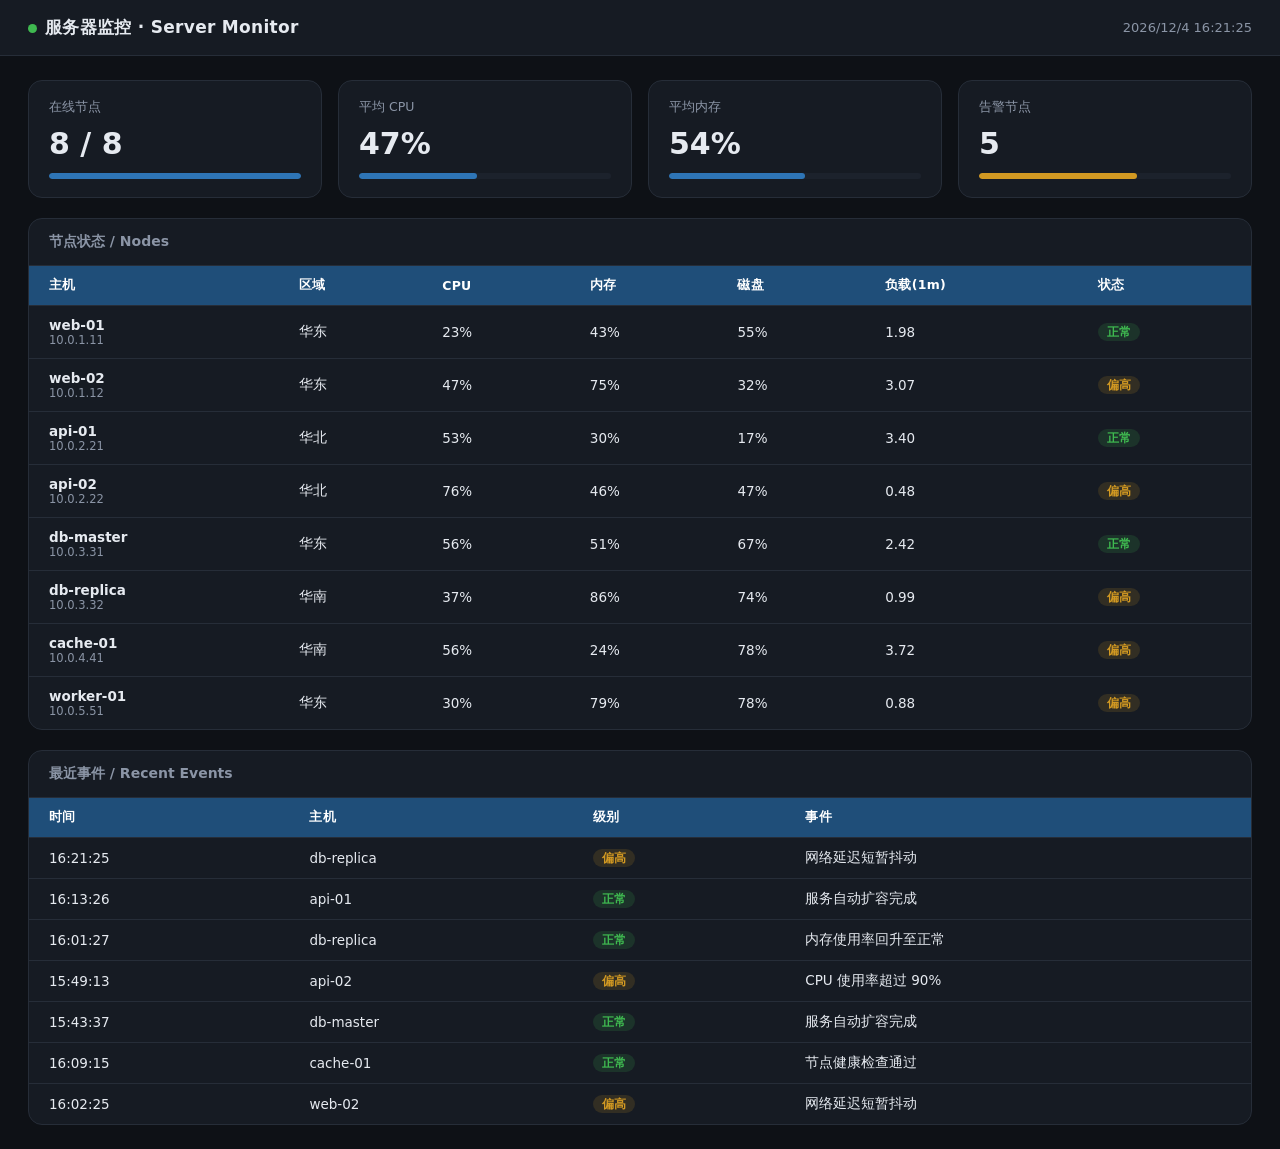
<file: server-monitor/index.html>
<!DOCTYPE html>
<html lang="zh-CN">
<head>
<meta charset="UTF-8">
<meta name="viewport" content="width=device-width, initial-scale=1">
<title>服务器监控 · Server Monitor</title>
<style>
  :root {
    color-scheme: dark;
    --bg:#0e1116; --panel:#161b23; --panel2:#1c222c; --line:#262d38;
    --txt:#e6eaf0; --mut:#8b95a6; --ok:#3fb950; --warn:#d29922; --crit:#f85149; --blue:#2e75b6;
  }
  * { box-sizing:border-box; }
  body { margin:0; background:var(--bg); color:var(--txt);
         font-family:system-ui,-apple-system,"PingFang SC","Microsoft YaHei",sans-serif; }
  header { display:flex; align-items:center; justify-content:space-between;
           padding:16px 28px; border-bottom:1px solid var(--line); background:var(--panel); }
  header h1 { font-size:17px; margin:0; font-weight:600; letter-spacing:.3px; }
  .dot { width:9px; height:9px; border-radius:50%; background:var(--ok); display:inline-block;
         margin-right:8px; animation:pulse 1.6s infinite; }
  @keyframes pulse { 50% { opacity:.35; } }
  .clock { font-variant-numeric:tabular-nums; color:var(--mut); font-size:13px; }
  main { padding:24px 28px; display:grid; gap:20px; }
  .cards { display:grid; grid-template-columns:repeat(auto-fit,minmax(210px,1fr)); gap:16px; }
  .card { background:var(--panel); border:1px solid var(--line); border-radius:14px; padding:18px 20px; }
  .card .lbl { color:var(--mut); font-size:12.5px; margin-bottom:10px; }
  .card .val { font-size:30px; font-weight:700; font-variant-numeric:tabular-nums; }
  .card .sub { color:var(--mut); font-size:12px; margin-top:6px; }
  .bar { height:6px; border-radius:4px; background:var(--panel2); margin-top:12px; overflow:hidden; }
  .bar > i { display:block; height:100%; border-radius:4px; background:var(--blue); transition:width .4s; }
  .bar.warn > i { background:var(--warn); } .bar.crit > i { background:var(--crit); }
  section { background:var(--panel); border:1px solid var(--line); border-radius:14px; overflow:hidden; }
  section > h2 { font-size:14px; margin:0; padding:14px 20px; border-bottom:1px solid var(--line);
                 color:var(--mut); font-weight:600; }
  table { width:100%; border-collapse:collapse; font-size:13.5px; }
  th,td { text-align:left; padding:11px 20px; border-bottom:1px solid var(--line); }
  th { background:#1F4E79; color:#fff; font-weight:600; font-size:12.5px; letter-spacing:.3px; }
  tr:last-child td { border-bottom:none; }
  .tag { padding:2px 9px; border-radius:999px; font-size:12px; font-weight:600; }
  .t-ok { background:rgba(63,185,80,.15); color:var(--ok); }
  .t-warn { background:rgba(210,153,34,.15); color:var(--warn); }
  .t-crit { background:rgba(248,81,73,.15); color:var(--crit); }
  .num { font-variant-numeric:tabular-nums; }
</style>
</head>
<body>
<header>
  <h1><span class="dot"></span>服务器监控 · Server Monitor</h1>
  <div class="clock" id="clock">--:--:--</div>
</header>
<main>
  <div class="cards" id="cards"></div>

  <section>
    <h2>节点状态 / Nodes</h2>
    <table>
      <thead><tr><th>主机</th><th>区域</th><th>CPU</th><th>内存</th><th>磁盘</th><th>负载(1m)</th><th>状态</th></tr></thead>
      <tbody id="nodes"></tbody>
    </table>
  </section>

  <section>
    <h2>最近事件 / Recent Events</h2>
    <table>
      <thead><tr><th>时间</th><th>主机</th><th>级别</th><th>事件</th></tr></thead>
      <tbody id="events"></tbody>
    </table>
  </section>
</main>

<script>
const rnd=(a,b)=>Math.round(a+Math.random()*(b-a));
const hosts=[
  ["web-01","华东","10.0.1.11"],["web-02","华东","10.0.1.12"],
  ["api-01","华北","10.0.2.21"],["api-02","华北","10.0.2.22"],
  ["db-master","华东","10.0.3.31"],["db-replica","华南","10.0.3.32"],
  ["cache-01","华南","10.0.4.41"],["worker-01","华东","10.0.5.51"]
];
function level(v){ return v>=90?"crit":v>=75?"warn":"ok"; }
function tag(l){ const m={ok:["t-ok","正常"],warn:["t-warn","偏高"],crit:["t-crit","告警"]}; 
  return `<span class="tag ${m[l][0]}">${m[l][1]}</span>`; }

function snapshot(){
  return hosts.map(([h,region,ip])=>{
    const cpu=rnd(8,97), mem=rnd(20,95), disk=rnd(15,92), load=(Math.random()*4+0.4).toFixed(2);
    const worst=Math.max(cpu,mem,disk), lv=level(worst);
    return {h,region,ip,cpu,mem,disk,load,lv};
  });
}
function renderCards(s){
  const avgCpu=Math.round(s.reduce((a,x)=>a+x.cpu,0)/s.length);
  const avgMem=Math.round(s.reduce((a,x)=>a+x.mem,0)/s.length);
  const alerts=s.filter(x=>x.lv!=="ok").length;
  const up=s.filter(x=>x.cpu<99).length;
  const data=[
    ["在线节点",up+" / "+s.length,"",Math.round(up/s.length*100)],
    ["平均 CPU",avgCpu+"%","",avgCpu,level(avgCpu)],
    ["平均内存",avgMem+"%","",avgMem,level(avgMem)],
    ["告警节点",alerts,"",Math.min(100,alerts/s.length*100),alerts?"warn":"ok"]
  ];
  document.getElementById("cards").innerHTML=data.map(([lbl,val,sub,pct,lv])=>{
    const cls=(lv==="crit"||lv==="warn")?lv:"";
    return `<div class="card"><div class="lbl">${lbl}</div>
      <div class="val">${val}</div>${sub?`<div class="sub">${sub}</div>`:""}
      <div class="bar ${cls}"><i style="width:${Math.min(100,Math.max(4,pct||0))}%"></i></div></div>`;
  }).join("");
}
function renderNodes(s){
  document.getElementById("nodes").innerHTML=s.map(x=>`<tr>
    <td><b>${x.h}</b><div style="color:var(--mut);font-size:11.5px">${x.ip}</div></td>
    <td>${x.region}</td>
    <td class="num">${x.cpu}%</td><td class="num">${x.mem}%</td>
    <td class="num">${x.disk}%</td><td class="num">${x.load}</td>
    <td>${tag(x.lv)}</td></tr>`).join("");
}
const evtPool=[["CPU 使用率超过 90%","warn"],["磁盘空间低于 10%","crit"],
  ["节点健康检查通过","ok"],["内存使用率回升至正常","ok"],
  ["数据库连接池接近上限","warn"],["服务自动扩容完成","ok"],
  ["网络延迟短暂抖动","warn"],["备份任务完成","ok"]];
function renderEvents(){
  const rows=[];
  for(let i=0;i<7;i++){
    const [txt,lv]=evtPool[rnd(0,evtPool.length-1)];
    const h=hosts[rnd(0,hosts.length-1)][0];
    const t=new Date(Date.now()-i*rnd(60,900)*1000);
    rows.push(`<tr><td class="num">${t.toLocaleTimeString("zh-CN",{hour12:false})}</td>
      <td>${h}</td><td>${tag(lv)}</td><td>${txt}</td></tr>`);
  }
  document.getElementById("events").innerHTML=rows.join("");
}
function tick(){
  const s=snapshot();
  renderCards(s); renderNodes(s);
  document.getElementById("clock").textContent=new Date().toLocaleString("zh-CN",{hour12:false});
}
tick(); renderEvents();
setInterval(tick,3000);
setInterval(renderEvents,15000);
</script>
</body>
</html>
</file>
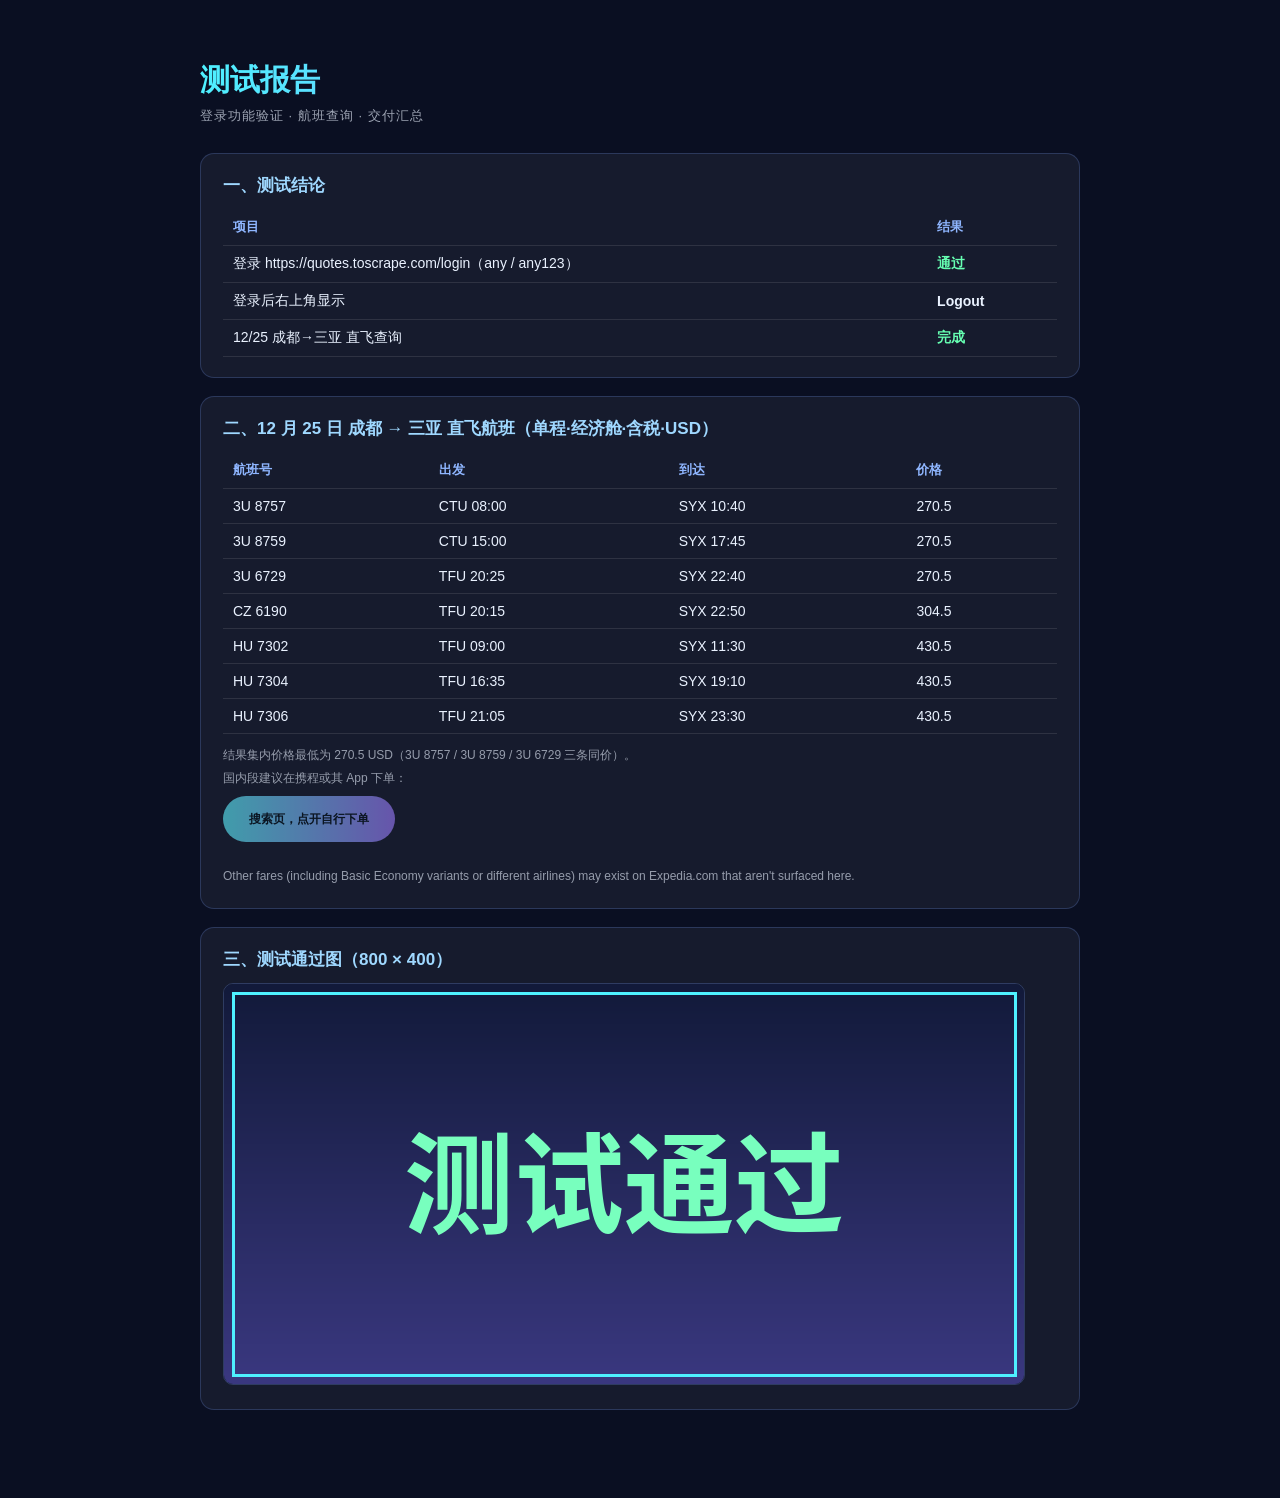
<file: webgl-3d-game/index.html>
<!DOCTYPE html>
<html lang="zh-CN">
<head>
<meta charset="UTF-8">
<meta name="viewport" content="width=device-width, initial-scale=1.0">
<title>测试报告</title>
<style>
  body{margin:0;background:#0a0f22;color:#eaf2ff;font-family:-apple-system,"PingFang SC","Microsoft YaHei",sans-serif;}
  .wrap{max-width:880px;margin:0 auto;padding:40px 22px 70px;}
  h1{font-size:30px;background:linear-gradient(90deg,#4ef0ff,#a97bff);-webkit-background-clip:text;background-clip:text;color:transparent;margin-bottom:6px;}
  .sub{opacity:.65;font-size:13px;letter-spacing:1px;margin-bottom:28px;}
  .card{background:rgba(255,255,255,.05);border:1px solid rgba(120,160,255,.22);border-radius:14px;padding:20px 22px;margin-bottom:18px;}
  .card h2{font-size:17px;margin:0 0 12px;color:#9fd8ff;}
  table{width:100%;border-collapse:collapse;font-size:14px;}
  th,td{padding:9px 10px;text-align:left;border-bottom:1px solid rgba(255,255,255,.1);}
  th{color:#8fb6ff;font-size:13px;}
  .ok{color:#66ffb2;font-weight:700;}
  a.btn{display:inline-block;margin-top:6px;padding:12px 26px;border-radius:999px;text-decoration:none;color:#04121c;font-weight:800;background:linear-gradient(90deg,#5df3ff,#9d7cff);}
  img{max-width:100%;border-radius:10px;border:1px solid rgba(120,160,255,.25);}
  .note{font-size:12px;opacity:.6;line-height:1.9;margin-top:10px;}
</style>
</head>
<body>
<div class="wrap">
  <h1>测试报告</h1>
  <div class="sub">登录功能验证 · 航班查询 · 交付汇总</div>

  <div class="card">
    <h2>一、测试结论</h2>
    <table>
      <tr><th>项目</th><th>结果</th></tr>
      <tr><td>登录 https://quotes.toscrape.com/login（any / any123）</td><td class="ok">通过</td></tr>
      <tr><td>登录后右上角显示</td><td><b>Logout</b></td></tr>
      <tr><td>12/25 成都→三亚 直飞查询</td><td class="ok">完成</td></tr>
    </table>
  </div>

  <div class="card">
    <h2>二、12 月 25 日 成都 → 三亚 直飞航班（单程·经济舱·含税·USD）</h2>
    <table>
      <tr><th>航班号</th><th>出发</th><th>到达</th><th>价格</th></tr>
      <tr><td>3U 8757</td><td>CTU 08:00</td><td>SYX 10:40</td><td>270.5</td></tr>
      <tr><td>3U 8759</td><td>CTU 15:00</td><td>SYX 17:45</td><td>270.5</td></tr>
      <tr><td>3U 6729</td><td>TFU 20:25</td><td>SYX 22:40</td><td>270.5</td></tr>
      <tr><td>CZ 6190</td><td>TFU 20:15</td><td>SYX 22:50</td><td>304.5</td></tr>
      <tr><td>HU 7302</td><td>TFU 09:00</td><td>SYX 11:30</td><td>430.5</td></tr>
      <tr><td>HU 7304</td><td>TFU 16:35</td><td>SYX 19:10</td><td>430.5</td></tr>
      <tr><td>HU 7306</td><td>TFU 21:05</td><td>SYX 23:30</td><td>430.5</td></tr>
    </table>
    <div class="note">
      结果集内价格最低为 270.5 USD（3U 8757 / 3U 8759 / 3U 6729 三条同价）。<br>
      国内段建议在携程或其 App 下单：<br>
      <a class="btn" href="https://flights.ctrip.com/online/list/oneway-CTU-SYX?depdate=20261225" target="_blank" rel="noopener">搜索页，点开自行下单</a><br><br>
      Other fares (including Basic Economy variants or different airlines) may exist on Expedia.com that aren't surfaced here.
    </div>
  </div>

  <div class="card">
    <h2>三、测试通过图（800 × 400）</h2>
    <img src="test-pass.png" alt="测试通过">
  </div>
</div>
</body>
</html>
</file>
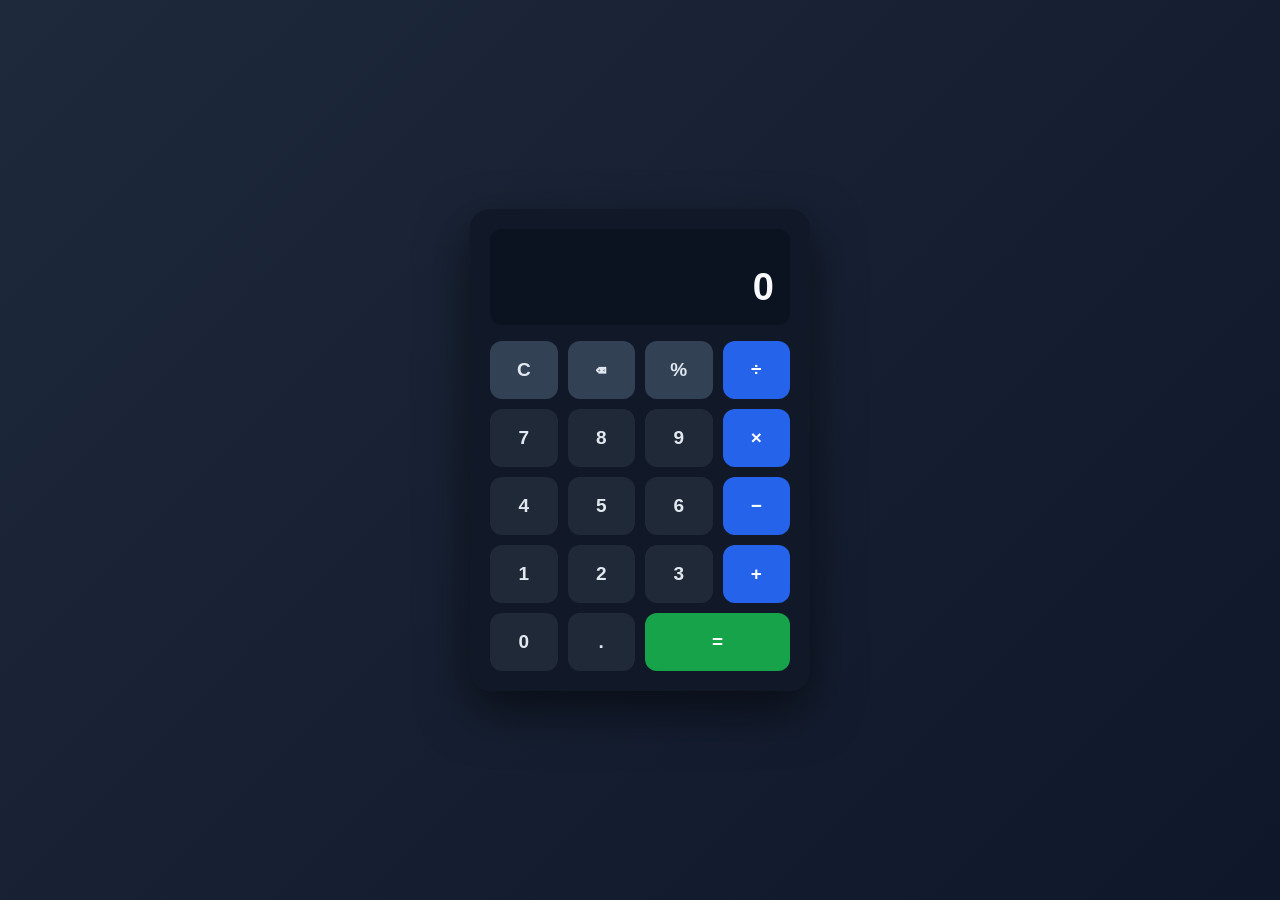
<file: countdown-2027/test-v3/index.html>
<!DOCTYPE html>
<html lang="zh-CN">
<head>
<meta charset="UTF-8">
<meta name="viewport" content="width=device-width, initial-scale=1.0">
<title>简易计算器 · test-v3</title>
<style>
  * { box-sizing: border-box; }
  body {
    margin: 0; min-height: 100vh;
    display: flex; align-items: center; justify-content: center;
    background: linear-gradient(135deg, #1e293b 0%, #0f172a 100%);
    font-family: -apple-system, "PingFang SC", "Microsoft YaHei", sans-serif;
  }
  .calc {
    width: 340px; background: #111827; border-radius: 20px;
    padding: 20px; box-shadow: 0 20px 50px rgba(0,0,0,.55);
  }
  .screen {
    background: #0b1220; border-radius: 12px; padding: 16px;
    text-align: right; margin-bottom: 16px; min-height: 96px;
    display: flex; flex-direction: column; justify-content: flex-end;
    overflow: hidden;
  }
  .expr { color: #64748b; font-size: 15px; min-height: 20px; word-break: break-all; }
  .val  { color: #f8fafc; font-size: 38px; font-weight: 600; word-break: break-all; }
  .keys { display: grid; grid-template-columns: repeat(4, 1fr); gap: 10px; }
  button {
    border: 0; border-radius: 12px; padding: 18px 0;
    font-size: 19px; font-weight: 600; cursor: pointer;
    background: #1f2937; color: #e2e8f0; transition: .15s;
  }
  button:hover { filter: brightness(1.25); }
  button:active { transform: scale(.96); }
  .fn { background: #334155; }
  .op { background: #2563eb; color: #fff; }
  .eq { background: #16a34a; color: #fff; grid-column: span 2; }
</style>
</head>
<body>
<div class="calc">
  <div class="screen">
    <div class="expr" id="expr"></div>
    <div class="val" id="val">0</div>
  </div>
  <div class="keys">
    <button class="fn" data-k="C">C</button>
    <button class="fn" data-k="DEL">⌫</button>
    <button class="fn" data-k="%">%</button>
    <button class="op" data-k="/">÷</button>

    <button data-k="7">7</button>
    <button data-k="8">8</button>
    <button data-k="9">9</button>
    <button class="op" data-k="*">×</button>

    <button data-k="4">4</button>
    <button data-k="5">5</button>
    <button data-k="6">6</button>
    <button class="op" data-k="-">−</button>

    <button data-k="1">1</button>
    <button data-k="2">2</button>
    <button data-k="3">3</button>
    <button class="op" data-k="+">+</button>

    <button data-k="0">0</button>
    <button data-k=".">.</button>
    <button class="eq" data-k="=">=</button>
  </div>
</div>
<script>
  const exprEl = document.getElementById('expr');
  const valEl = document.getElementById('val');
  let expr = '';

  function render() {
    exprEl.textContent = expr || '';
    try {
      if (!expr) { valEl.textContent = '0'; return; }
      const safe = expr.replace(/[^0-9+\-*/.%()]/g, '');
      const r = Function('"use strict";return (' + safe + ')')();
      valEl.textContent = (r === undefined || Number.isNaN(r)) ? '…' : String(r);
    } catch (e) { valEl.textContent = '…'; }
  }

  function apply(k) {
    if (k === 'C') expr = '';
    else if (k === 'DEL') expr = expr.slice(0, -1);
    else if (k === '=') {
      try {
        const safe = expr.replace(/[^0-9+\-*/.%()]/g, '');
        const r = Function('"use strict";return (' + safe + ')')();
        expr = (r === undefined || Number.isNaN(r)) ? '' : String(r);
      } catch (e) { expr = ''; }
    } else expr += k;
    render();
  }

  document.querySelectorAll('button[data-k]').forEach(b => {
    b.addEventListener('click', () => apply(b.dataset.k));
  });

  document.addEventListener('keydown', e => {
    const m = { '/': '/', '*': '*', '-': '-', '+': '+', '.': '.', '%': '%', 'Enter': '=', '=': '=', 'Backspace': 'DEL', 'Escape': 'C' };
    if (/^[0-9]$/.test(e.key)) { apply(e.key); e.preventDefault(); }
    else if (m[e.key]) { apply(m[e.key]); e.preventDefault(); }
  });

  render();
</script>
</body>
</html>
</file>
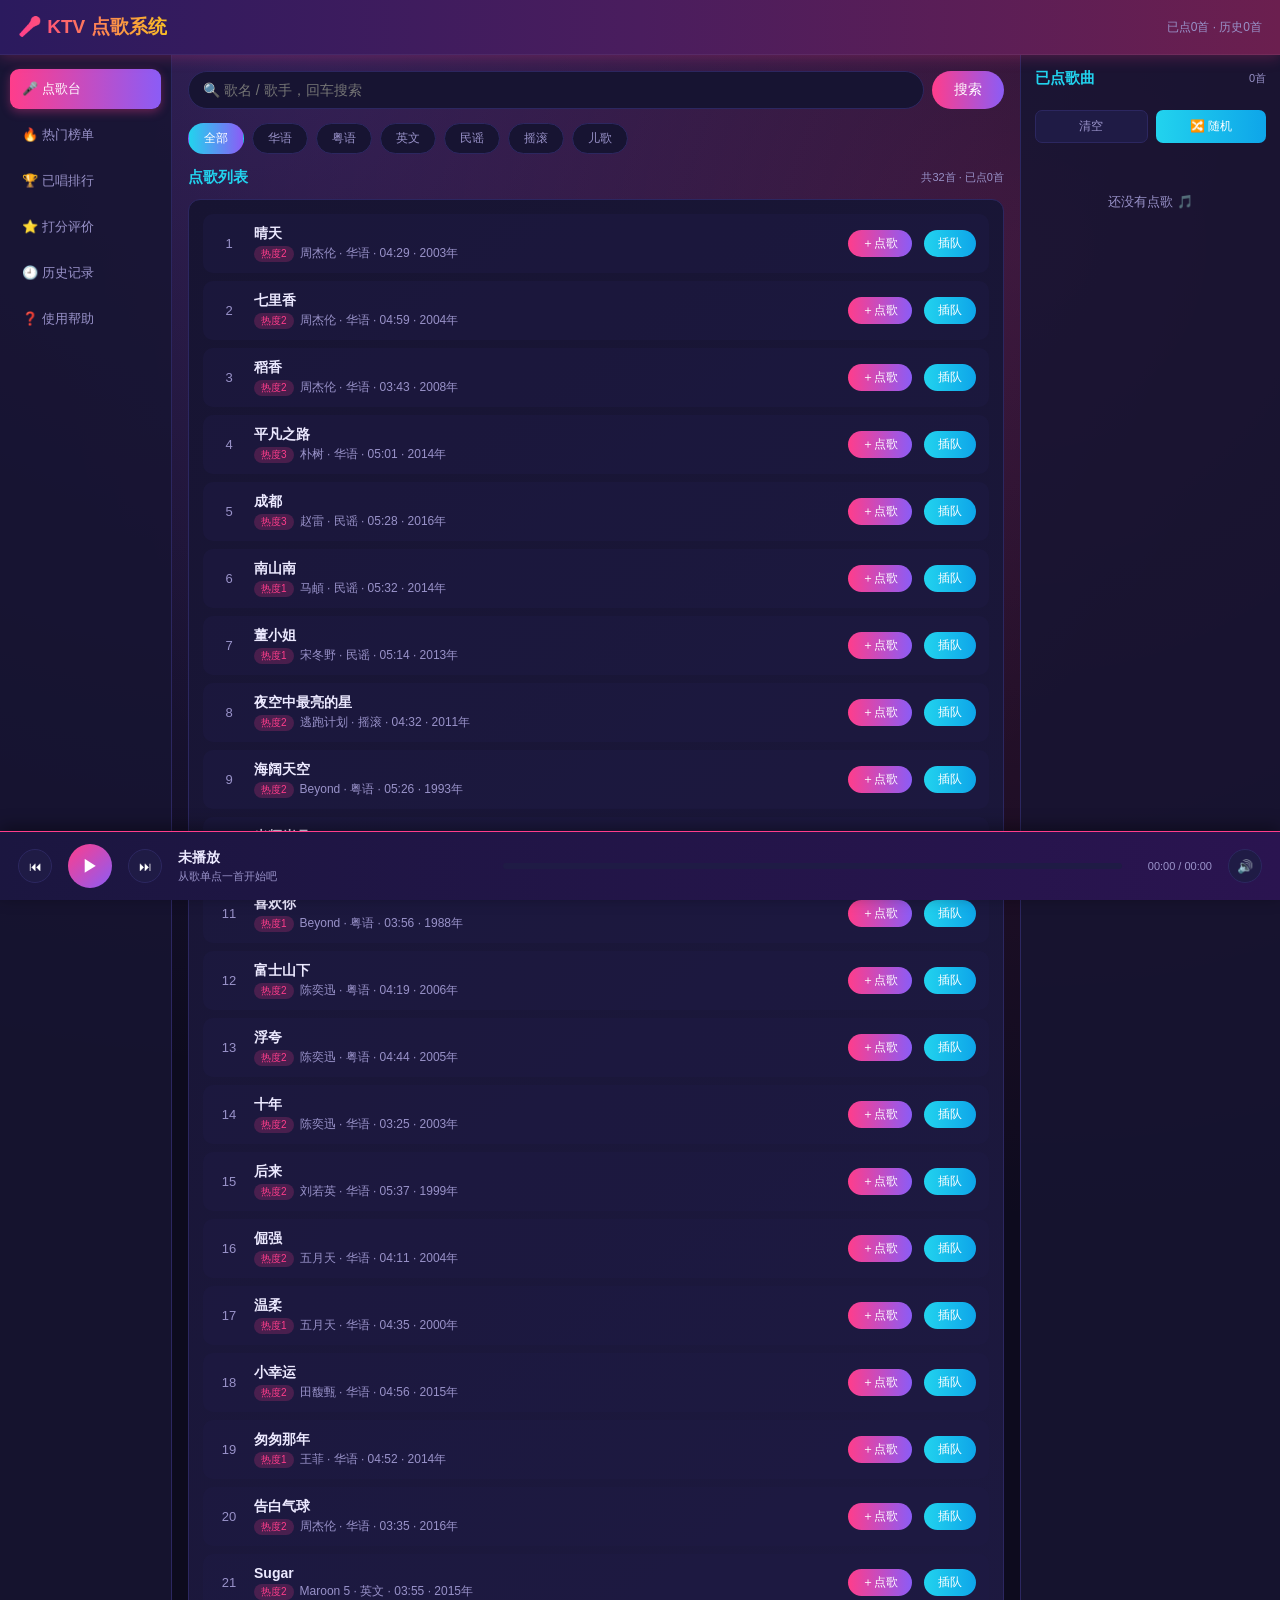
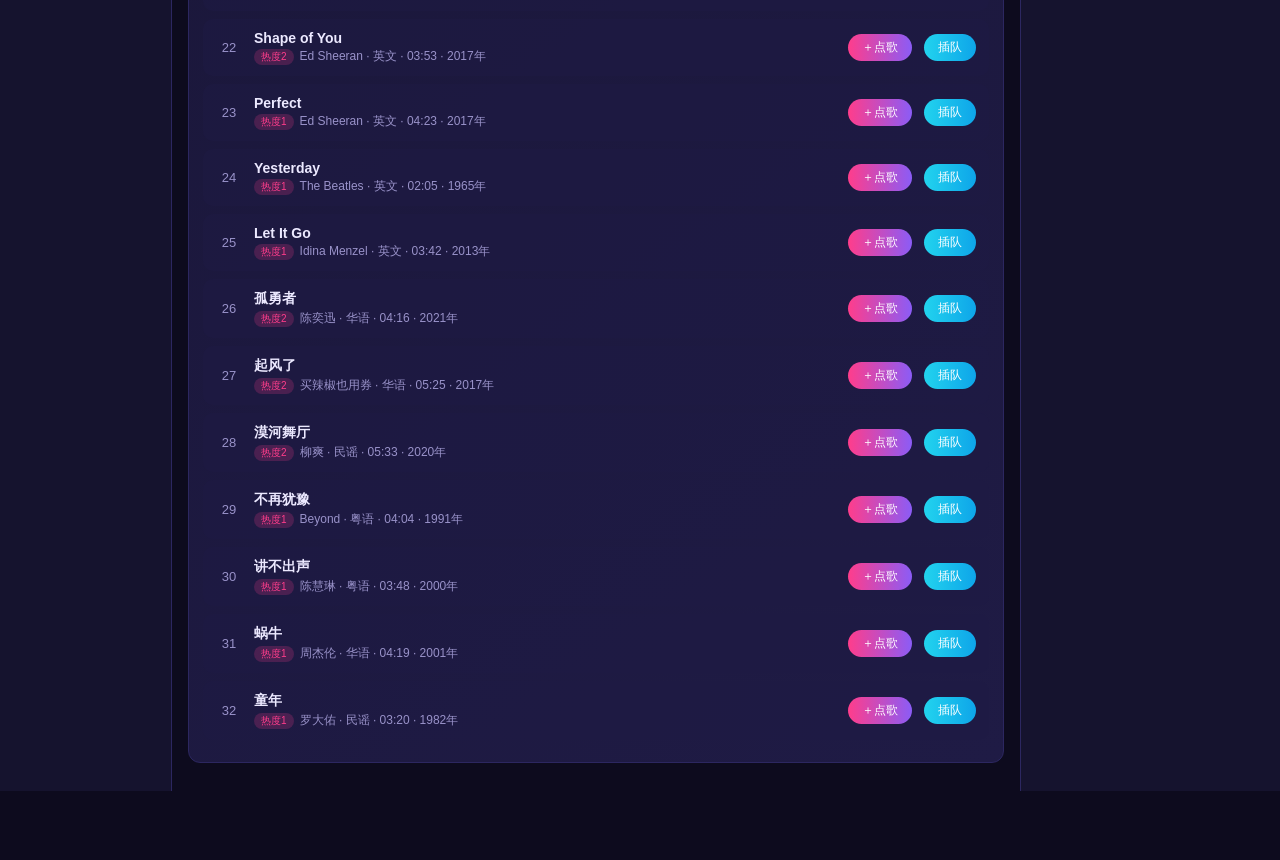
<file: demo-tumgc26te/app-gc26te/index.html>
<!DOCTYPE html>
<html lang="zh-CN">
<head>
<meta charset="UTF-8">
<meta name="viewport" content="width=device-width, initial-scale=1.0">
<title>KTV 点歌系统</title>
<style>
/* ============ KTV 霓虹主题 ============ */
:root{--bg:#0d0b1e;--panel:#171432;--panel2:#1f1b45;--line:#2c2760;
--pink:#ff3d8b;--purple:#8b5cf6;--cyan:#22d3ee;--gold:#fbbf24;
--text:#ece9ff;--muted:#9992c9;--green:#34d399}
*{margin:0;padding:0;box-sizing:border-box}
body{font-family:"Microsoft YaHei","PingFang SC",sans-serif;background:
radial-gradient(circle at 20% 0%,rgba(139,92,246,.25),transparent 40%),
radial-gradient(circle at 80% 10%,rgba(255,61,139,.18),transparent 40%),
var(--bg);color:var(--text);min-height:100vh;font-size:14px}
button{cursor:pointer;font-family:inherit}
.top{background:linear-gradient(90deg,#2b1a5e,#4a1d5e,#6b1f4f);padding:14px 18px;
display:flex;justify-content:space-between;align-items:center;position:sticky;top:0;z-index:50;
box-shadow:0 2px 14px rgba(255,61,139,.25);border-bottom:1px solid rgba(255,255,255,.06)}
.top .logo{font-size:19px;font-weight:bold;background:linear-gradient(90deg,var(--pink),var(--gold));
-webkit-background-clip:text;background-clip:text;color:transparent}
.top .stat{font-size:12px;color:var(--muted)}
.layout{display:flex;min-height:calc(100vh - 56px)}
.sider{width:172px;background:rgba(23,20,50,.85);border-right:1px solid var(--line);
padding:14px 10px;flex-shrink:0}
.sider .s{padding:11px 12px;border-radius:9px;margin-bottom:6px;cursor:pointer;
font-size:13px;color:var(--muted);display:flex;gap:8px;align-items:center}
.sider .s:hover{background:var(--panel2);color:var(--text)}
.sider .s.on{background:linear-gradient(90deg,var(--pink),var(--purple));color:#fff;
box-shadow:0 3px 10px rgba(255,61,139,.35)}
.main{flex:1;padding:16px;max-width:900px;min-width:0}
.sidebar{width:260px;background:rgba(23,20,50,.85);border-left:1px solid var(--line);
padding:14px;display:flex;flex-direction:column;gap:10px;flex-shrink:0}
h2.sec{font-size:15px;margin-bottom:12px;color:var(--cyan);display:flex;
justify-content:space-between;align-items:center}
h2.sec .sub{font-size:11px;color:var(--muted);font-weight:normal}
.card{background:linear-gradient(145deg,var(--panel),var(--panel2));border:1px solid var(--line);
border-radius:12px;padding:14px;margin-bottom:12px}
.search{display:flex;gap:8px;margin-bottom:14px}
.search input{flex:1;padding:10px 14px;border-radius:22px;border:1px solid var(--line);
background:var(--panel);color:var(--text);font-size:14px;outline:none}
.search input:focus{border-color:var(--pink)}
.search button{border:none;border-radius:22px;padding:0 22px;font-size:14px;
background:linear-gradient(90deg,var(--pink),var(--purple));color:#fff}
.cats{display:flex;gap:8px;flex-wrap:wrap;margin-bottom:14px}
.cat{padding:6px 15px;border-radius:16px;background:var(--panel);border:1px solid var(--line);
font-size:12px;cursor:pointer;color:var(--muted)}
.cat.on{background:linear-gradient(90deg,var(--cyan),var(--purple));color:#fff;border-color:transparent}
.song{display:flex;align-items:center;gap:12px;padding:10px 12px;border-radius:10px;
background:rgba(31,27,69,.5);border:1px solid transparent;margin-bottom:8px}
.song:hover{border-color:var(--pink);background:rgba(255,61,139,.08)}
.song .idx{width:26px;text-align:center;color:var(--muted);font-size:13px}
.song .info{flex:1;min-width:0}
.song .nm{font-size:14px;font-weight:bold;white-space:nowrap;overflow:hidden;text-overflow:ellipsis}
.song .mt{font-size:12px;color:var(--muted);margin-top:2px}
.tag{display:inline-block;font-size:10px;padding:1px 7px;border-radius:8px;margin-right:6px}
.tag.hot{background:rgba(255,61,139,.2);color:var(--pink)}
.btn{border:none;border-radius:16px;padding:5px 14px;font-size:12px;
background:linear-gradient(90deg,var(--pink),var(--purple));color:#fff;flex-shrink:0}
.btn.pl{background:linear-gradient(90deg,var(--cyan),#0ea5e9)}
.qlist{flex:1;overflow:auto;display:flex;flex-direction:column;gap:8px}
.qitem{background:var(--panel2);border:1px solid var(--line);border-radius:9px;padding:8px 10px;
font-size:12px;position:relative;cursor:pointer}
.qitem:hover{border-color:var(--cyan)}
.qitem .qn{font-weight:bold;white-space:nowrap;overflow:hidden;text-overflow:ellipsis;padding-right:16px}
.qitem .qm{color:var(--muted);margin-top:3px}
.qitem .x{position:absolute;top:6px;right:8px;color:var(--muted);cursor:pointer}
.qitem .x:hover{color:var(--pink)}
.qitem.playing{border-color:var(--gold);background:rgba(251,191,36,.1);animation:glow 1.4s infinite}
@keyframes glow{50%{box-shadow:0 0 12px rgba(251,191,36,.5)}}
.qempty{text-align:center;color:var(--muted);padding:40px 10px;font-size:13px}
.player{background:linear-gradient(90deg,#1b1640,#2a1450);border-top:1px solid var(--pink);
padding:12px 18px;display:flex;align-items:center;gap:16px;position:sticky;bottom:0;z-index:60;
box-shadow:0 -4px 16px rgba(0,0,0,.4)}
.player .pn{flex:1;min-width:0}
.player .pn .t{font-size:14px;font-weight:bold;white-space:nowrap;overflow:hidden;text-overflow:ellipsis}
.player .pn .s{font-size:11px;color:var(--muted);margin-top:2px}
.pbtn{width:44px;height:44px;border-radius:50%;border:none;font-size:17px;flex-shrink:0;
background:linear-gradient(135deg,var(--pink),var(--purple));color:#fff}
.pbtn.sm{width:34px;height:34px;font-size:13px;background:var(--panel2);border:1px solid var(--line)}
.pbtn.sm:hover{border-color:var(--cyan)}
.bar{flex:2;height:6px;background:var(--panel2);border-radius:4px;overflow:hidden;cursor:pointer}
.bar .fill{height:100%;width:0%;background:linear-gradient(90deg,var(--cyan),var(--pink));
border-radius:4px;transition:width .3s}
.time{font-size:11px;color:var(--muted);width:74px;text-align:right}
.score{display:flex;gap:10px;flex-wrap:wrap}
.sc{width:66px;text-align:center;background:var(--panel2);border:1px solid var(--line);
border-radius:10px;padding:10px 4px;cursor:pointer}
.sc:hover{border-color:var(--gold);transform:translateY(-2px)}
.sc .v{font-size:17px;font-weight:bold;color:var(--gold)}
.sc .l{font-size:10px;color:var(--muted);margin-top:3px}
.rank{display:flex;justify-content:space-between;align-items:center;padding:9px 4px;
border-bottom:1px dashed var(--line);font-size:13px}
.rank .r1{color:var(--gold);font-weight:bold;width:30px}
.mask{display:none;position:fixed;inset:0;background:rgba(0,0,0,.6);z-index:99;align-items:center;justify-content:center}
.mask.open{display:flex}
.modal{background:var(--panel);border:1px solid var(--purple);border-radius:14px;width:92%;
max-width:420px;max-height:84vh;overflow:auto;padding:18px}
.modal h3{font-size:16px;color:var(--cyan);margin-bottom:12px}
.modal .btn{width:100%;margin-top:10px;padding:10px;border-radius:8px;font-size:14px}
.modal .row{display:flex;justify-content:space-between;padding:8px 0;font-size:13px;
border-bottom:1px dashed var(--line)}
.hamb,.bag{display:none}
.tabbar{display:none}
@media(max-width:860px){
 .sider{position:fixed;left:0;top:56px;bottom:64px;z-index:40;transform:translateX(-100%);transition:.2s}
 .sider.open{transform:none}
 .sidebar{position:fixed;right:0;top:56px;bottom:64px;z-index:40;width:82%;max-width:300px;
  transform:translateX(100%);transition:.2s}
 .sidebar.open{transform:none}
 .main{max-width:none;padding:12px}
 .hamb,.bag{display:block;background:none;border:1px solid var(--line);border-radius:8px;
  color:var(--text);padding:5px 10px;font-size:15px}
 .tabbar{display:flex;position:fixed;bottom:0;left:0;right:0;background:var(--panel);
  border-top:1px solid var(--line);z-index:70}
 .tabbar div{flex:1;text-align:center;padding:9px 0;font-size:11px;color:var(--muted);cursor:pointer}
 .tabbar div.on{color:var(--pink)}
 .tabbar div span{display:block;font-size:19px}
 .player{bottom:56px}
}
</style>
</head>
<body>

<div class="top">
  <div style="display:flex;gap:10px;align-items:center">
    <button class="hamb" onclick="document.querySelector('.sider').classList.toggle('open')">☰</button>
    <div class="logo">🎤 KTV 点歌系统</div>
  </div>
  <div class="stat" id="topStat">点歌台 · 轻松欢唱</div>
  <button class="bag" onclick="document.querySelector('.sidebar').classList.toggle('open')">🎵 已点<b id="bagCnt">0</b></button>
</div>

<div class="layout">
  <div class="sider">
    <div class="s on" onclick="setView('sing',this)">🎤 点歌台</div>
    <div class="s" onclick="setView('hot',this)">🔥 热门榜单</div>
    <div class="s" onclick="setView('rank',this)">🏆 已唱排行</div>
    <div class="s" onclick="setView('score',this)">⭐ 打分评价</div>
    <div class="s" onclick="setView('hist',this)">🕘 历史记录</div>
    <div class="s" onclick="openHelp()">❓ 使用帮助</div>
  </div>
  <div class="main" id="mainBox"></div>
  <div class="sidebar">
    <h2 class="sec">已点歌曲 <span class="sub" id="qCnt">0首</span></h2>
    <div style="display:flex;gap:8px">
      <button style="flex:1;border:1px solid var(--line);background:var(--panel2);color:var(--muted);border-radius:7px;padding:7px;font-size:12px" onclick="clearQueue()">清空</button>
      <button style="flex:1;border:none;background:linear-gradient(90deg,var(--cyan),#0ea5e9);color:#fff;border-radius:7px;padding:7px;font-size:12px" onclick="shuffleQueue()">🔀 随机</button>
    </div>
    <div class="qlist" id="queueBox"></div>
  </div>
</div>

<div class="player">
  <button class="pbtn sm" onclick="prevSong()">⏮</button>
  <button class="pbtn" id="playBtn" onclick="togglePlay()">▶</button>
  <button class="pbtn sm" onclick="nextSong()">⏭</button>
  <div class="pn"><div class="t" id="pnTitle">未播放</div><div class="s" id="pnSub">从歌单点一首开始吧</div></div>
  <div class="bar" onclick="seek(event)"><div class="fill" id="barFill"></div></div>
  <div class="time" id="pnTime">00:00 / 00:00</div>
  <button class="pbtn sm" onclick="toggleMute()" id="muteBtn">🔊</button>
</div>

<div class="tabbar">
  <div class="on" onclick="setView('sing');showTab(this)"><span>🎤</span>点歌</div>
  <div onclick="setView('hot');showTab(this)"><span>🔥</span>榜单</div>
  <div onclick="switchQ()"><span>🎵</span>已点</div>
  <div onclick="setView('score');showTab(this)"><span>⭐</span>评分</div>
</div>

<div class="mask" id="mask"><div class="modal" id="modalBox"></div></div>

<script>
/* =========================================================================
 * KTV 点歌系统 · 单页应用
 * 分层: DB(localStorage持久化) → 业务逻辑 → 视图渲染
 * ========================================================================= */
const KEY='ktv_sys_v1';
const DB=(()=>{try{return JSON.parse(localStorage.getItem(KEY))||{}}catch(e){return{}}})();
function save(){localStorage.setItem(KEY,JSON.stringify(DB))}
if(!DB.seeded){DB.queue=[];DB.history=[];DB.scores={};DB.cur=null;DB.pos=0;
  DB.playing=false;DB.muted=false;DB.room={name:'VIP豪华包A08',people:6,host:'王老板'};
  DB.seeded=true;save()}

/* 歌库：32首(六类) */
const SONGS=[
 {id:1,n:'晴天',a:'周杰伦',c:'华语',len:269,hot:1,ny:2003},
 {id:2,n:'七里香',a:'周杰伦',c:'华语',len:299,hot:1,ny:2004},
 {id:3,n:'稻香',a:'周杰伦',c:'华语',len:223,hot:1,ny:2008},
 {id:4,n:'平凡之路',a:'朴树',c:'华语',len:301,hot:2,ny:2014},
 {id:5,n:'成都',a:'赵雷',c:'民谣',len:328,hot:2,ny:2016},
 {id:6,n:'南山南',a:'马頔',c:'民谣',len:332,hot:0,ny:2014},
 {id:7,n:'董小姐',a:'宋冬野',c:'民谣',len:314,hot:0,ny:2013},
 {id:8,n:'夜空中最亮的星',a:'逃跑计划',c:'摇滚',len:272,hot:1,ny:2011},
 {id:9,n:'海阔天空',a:'Beyond',c:'粤语',len:326,hot:1,ny:1993},
 {id:10,n:'光辉岁月',a:'Beyond',c:'粤语',len:305,hot:1,ny:1990},
 {id:11,n:'喜欢你',a:'Beyond',c:'粤语',len:236,hot:0,ny:1988},
 {id:12,n:'富士山下',a:'陈奕迅',c:'粤语',len:259,hot:1,ny:2006},
 {id:13,n:'浮夸',a:'陈奕迅',c:'粤语',len:284,hot:1,ny:2005},
 {id:14,n:'十年',a:'陈奕迅',c:'华语',len:205,hot:1,ny:2003},
 {id:15,n:'后来',a:'刘若英',c:'华语',len:337,hot:1,ny:1999},
 {id:16,n:'倔强',a:'五月天',c:'华语',len:251,hot:1,ny:2004},
 {id:17,n:'温柔',a:'五月天',c:'华语',len:275,hot:0,ny:2000},
 {id:18,n:'小幸运',a:'田馥甄',c:'华语',len:296,hot:1,ny:2015},
 {id:19,n:'匆匆那年',a:'王菲',c:'华语',len:292,hot:0,ny:2014},
 {id:20,n:'告白气球',a:'周杰伦',c:'华语',len:215,hot:1,ny:2016},
 {id:21,n:'Sugar',a:'Maroon 5',c:'英文',len:235,hot:1,ny:2015},
 {id:22,n:'Shape of You',a:'Ed Sheeran',c:'英文',len:233,hot:1,ny:2017},
 {id:23,n:'Perfect',a:'Ed Sheeran',c:'英文',len:263,hot:0,ny:2017},
 {id:24,n:'Yesterday',a:'The Beatles',c:'英文',len:125,hot:0,ny:1965},
 {id:25,n:'Let It Go',a:'Idina Menzel',c:'英文',len:222,hot:0,ny:2013},
 {id:26,n:'孤勇者',a:'陈奕迅',c:'华语',len:256,hot:1,ny:2021},
 {id:27,n:'起风了',a:'买辣椒也用券',c:'华语',len:325,hot:1,ny:2017},
 {id:28,n:'漠河舞厅',a:'柳爽',c:'民谣',len:333,hot:1,ny:2020},
 {id:29,n:'不再犹豫',a:'Beyond',c:'粤语',len:244,hot:0,ny:1991},
 {id:30,n:'讲不出声',a:'陈慧琳',c:'粤语',len:228,hot:0,ny:2000},
 {id:31,n:'蜗牛',a:'周杰伦',c:'华语',len:259,hot:0,ny:2001},
 {id:32,n:'童年',a:'罗大佑',c:'民谣',len:200,hot:0,ny:1982}];
const CATS=['全部','华语','粤语','英文','民谣','摇滚','儿歌'];
const S=id=>SONGS.find(s=>s.id===id);

let view='sing',curCat='全部',kw='',searchIn='',timer=null;
function fmt(t){t=Math.max(0,Math.floor(t));return String(Math.floor(t/60)).padStart(2,'0')+':'+String(t%60).padStart(2,'0')}

/* 点歌/插队/队列管理 */
function addSong(id){
  if(DB.queue.some(q=>q.id===id)){toast('这首歌已在列表中');return}
  DB.queue.push({id,order:Date.now()});save();renderQueue();
  if(!DB.cur)playSong(id);
  toast('已加入点歌列表 ✓');updateStat()}
function jumpSong(id){
  const i=DB.queue.findIndex(q=>q.id===id);
  if(i>0){const q=DB.queue.splice(i,1)[0];DB.queue.unshift(q);save();renderQueue();toast('已插队到首位 ⚡')}
  if(DB.cur!==id)playSong(id)}
function removeSong(id){
  DB.queue=DB.queue.filter(q=>q.id!==id);
  if(DB.cur===id){stopTick();DB.cur=null;DB.playing=false;DB.pos=0;save();renderPlayer()}
  save();renderQueue();updateStat()}
function clearQueue(){if(!confirm('清空已点列表?'))return;
  DB.queue=[];stopTick();DB.cur=null;DB.playing=false;DB.pos=0;
  save();renderQueue();renderPlayer();updateStat()}
function shuffleQueue(){
  for(let i=DB.queue.length-1;i>0;i--){const j=Math.floor(Math.random()*(i+1));
    const t=DB.queue[i];DB.queue[i]=DB.queue[j];DB.queue[j]=t}
  save();renderQueue();toast('已随机排序 🔀')}

/* 播放控制 */
function playSong(id){const s=S(id);if(!s)return;
  DB.cur=id;DB.pos=0;DB.playing=true;
  DB.history.unshift({id,at:new Date().toLocaleString()});DB.history=DB.history.slice(0,50);
  save();renderPlayer();startTick();
  DB.queue=DB.queue.filter(q=>q.id!==id);save();renderQueue();updateStat()}
function togglePlay(){if(!DB.cur){toast('请先点歌');return}
  DB.playing=!DB.playing;save();renderPlayer();
  DB.playing?startTick():stopTick()}
function stopTick(){if(timer){clearInterval(timer);timer=null}}
function startTick(){stopTick();timer=setInterval(()=>{
  const s=S(DB.cur);if(!s){stopTick();return}
  DB.pos++;if(DB.pos>=s.len){nextSong();return}
  renderBar()},1000)}
function nextSong(){const q=DB.queue[0];
  if(q)playSong(q.id);
  else{stopTick();DB.playing=false;DB.pos=0;save();renderPlayer();toast('队列已播完 🎤')}}
function prevSong(){const h=DB.history.filter(x=>x.id!==DB.cur);
  if(h.length)playSong(h[0].id);else toast('没有上一首了')}
function seek(e){const s=S(DB.cur);if(!s)return;
  const r=e.currentTarget.getBoundingClientRect();
  DB.pos=Math.round((e.clientX-r.left)/r.width*s.len);save();renderBar()}
function toggleMute(){DB.muted=!DB.muted;save();
  document.getElementById('muteBtn').textContent=DB.muted?'🔇':'🔊'}
function scoreSong(id,v){
  (DB.scores[id]=DB.scores[id]||[]).push({v,at:new Date().toLocaleString()});
  save();renderView();toast('评分成功 ⭐ '+v+'分')}

/* 视图切换 */
function setView(v,el){view=v;kw='';searchIn='';
  document.querySelectorAll('.sider .s').forEach(s=>s.classList.remove('on'));
  if(el)el.classList.add('on');
  else{const map={sing:0,hot:1,rank:2,score:3,hist:4};
    const s=document.querySelectorAll('.sider .s')[map[v]];if(s)s.classList.add('on')}
  document.querySelector('.sider').classList.remove('open');renderView()}
function showTab(el){document.querySelectorAll('.tabbar div').forEach(d=>d.classList.remove('on'));el.classList.add('on')}
function switchQ(){document.querySelector('.sidebar').classList.toggle('open')}
function renderView(){({sing:viewSing,hot:viewHot,rank:viewRank,score:viewScore,hist:viewHist}[view]||viewSing)()}

/* 点歌台 */
function viewSing(){
  let list=SONGS.filter(s=>curCat==='全部'||s.c===curCat);
  if(kw)list=list.filter(s=>(s.n+s.a).toLowerCase().includes(kw.toLowerCase()));
  document.getElementById('mainBox').innerHTML=`
    <div class="search"><input id="searchIn" placeholder="🔍 歌名 / 歌手，回车搜索" value="${searchIn}"
      onkeydown="if(event.key==='Enter')doSearch()"><button onclick="doSearch()">搜索</button></div>
    <div class="cats">${CATS.map(c=>`<span class="cat ${curCat===c?'on':''}" onclick="setCat('${c}')">${c}</span>`).join('')}</div>
    <h2 class="sec">点歌列表 <span class="sub">共${list.length}首 · 已点${DB.queue.length}首</span></h2>
    <div class="card">${list.length?list.map((s,i)=>songRow(s,i)).join(''):
      '<div class="qempty">没有找到相关歌曲 🎵</div>'}</div>`}
function doSearch(){kw=document.getElementById('searchIn').value.trim();searchIn=kw;viewSing()}
function setCat(c){curCat=c;viewSing()}
function songRow(s,i){
  const inQ=DB.queue.some(q=>q.id===s.id);
  return `<div class="song"><div class="idx">${i+1}</div>
    <div class="info"><div class="nm">${s.n}</div>
      <div class="mt"><span class="tag hot">热度${s.hot+1}</span>${s.a} · ${s.c} · ${fmt(s.len)} · ${s.ny}年</div></div>
    <button class="btn ${inQ?'pl':''}" onclick="addSong(${s.id})">${inQ?'已点':'＋点歌'}</button>
    <button class="btn pl" onclick="jumpSong(${s.id})">插队</button></div>`}

/* 热门榜单 */
function viewHot(){
  const hot=SONGS.slice().sort((a,b)=>b.hot-a.hot||a.id-b.id).slice(0,10);
  const cnt={};DB.history.forEach(h=>cnt[h.id]=(cnt[h.id]||0)+1);
  const sung=Object.keys(cnt).map(id=>({s:S(+id),c:cnt[id]})).filter(x=>x.s)
    .sort((a,b)=>b.c-a.c).slice(0,10);
  document.getElementById('mainBox').innerHTML=`
    <div class="card"><h2 class="sec">🔥 KTV热歌榜 TOP10</h2>
      ${hot.map((s,i)=>`<div class="rank"><span><span class="r1">${i+1}</span> ${i<3?'🏅':'　'} ${s.n} — ${s.a}</span>
        <button class="btn" onclick="addSong(${s.id})">点歌</button></div>`).join('')}</div>
    <div class="card"><h2 class="sec">📈 本包厢已唱排行</h2>
      ${sung.length?sung.map((x,i)=>`<div class="rank"><span><span class="r1">${i+1}</span> ${x.s.n} — ${x.s.a}</span>
        <span style="color:var(--cyan)">${x.c}次</span></div>`).join(''):
        '<div class="qempty">还没唱过歌，快去点歌吧 🎤</div>'}</div>`}

/* 已唱排行 */
function viewRank(){
  const cnt={};DB.history.forEach(h=>cnt[h.id]=(cnt[h.id]||0)+1);
  const arr=Object.keys(cnt).map(id=>({s:S(+id),c:cnt[id]})).filter(x=>x.s)
    .sort((a,b)=>b.c-a.c).slice(0,15);
  document.getElementById('mainBox').innerHTML=`<div class="card">
    <h2 class="sec">🏆 已唱排行(按点播次数)</h2>
    ${arr.length?arr.map((x,i)=>`<div class="rank"><span><span class="r1">${i+1}</span> ${x.s.n} — ${x.s.a}</span>
      <span>${x.c}次</span></div>`).join(''):'<div class="qempty">暂无记录</div>'}</div>`}

/* 打分评价 */
function viewScore(){
  const recent=DB.history.slice(0,6);
  document.getElementById('mainBox').innerHTML=`
    <div class="card"><h2 class="sec">⭐ 给最近唱过的歌打分</h2>
    ${recent.length?recent.map(h=>{const s=S(h.id);
      const arr=DB.scores[h.id]||[];const avg=arr.length?(arr.reduce((t,x)=>t+x.v,0)/arr.length).toFixed(1):'—';
      return `<div class="song"><div class="info"><div class="nm">${s.n}</div>
        <div class="mt">${s.a} · 已评分${arr.length}次 · 平均${avg}分</div></div></div>
        <div class="score" style="margin:-4px 0 12px">
        ${[10,9,8,6,4].map(v=>`<div class="sc" onclick="scoreSong(${s.id},${v})">
          <div class="v">${v}</div><div class="l">${v>=10?'麦霸':v>=9?'超赞':v>=8?'好听':v>=6?'一般':'待练'}</div></div>`).join('')}
        </div>`}).join(''):'<div class="qempty">先唱几首歌再来评分吧 ⭐</div>'}</div>`}

/* 历史记录 */
function viewHist(){
  document.getElementById('mainBox').innerHTML=`<div class="card">
    <h2 class="sec">🕘 播放历史 <button class="btn" onclick="clearHist()">清空</button></h2>
    ${DB.history.length?DB.history.map(h=>{const s=S(h.id);
      return `<div class="song"><div class="info"><div class="nm">${s.n}</div>
        <div class="mt">${s.a} · ${h.at}</div></div>
        <button class="btn" onclick="addSong(${s.id})">重唱</button></div>`}).join(''):
      '<div class="qempty">暂无播放历史</div>'}</div>`}
function clearHist(){if(!confirm('清空历史?'))return;DB.history=[];save();viewHist()}

/* 已点列表 */
function renderQueue(){
  document.getElementById('queueBox').innerHTML=DB.queue.length?
    DB.queue.map((q,i)=>{const s=S(q.id);
      return `<div class="qitem ${DB.cur===q.id?'playing':''}" onclick="jumpSong(${q.id})">
        <span class="x" onclick="event.stopPropagation();removeSong(${q.id})">×</span>
        <div class="qn">${i+1}. ${s.n}</div>
        <div class="qm">${s.a} · ${fmt(s.len)}</div></div>`}).join(''):
    '<div class="qempty">还没有点歌 🎵</div>';
  document.getElementById('qCnt').textContent=DB.queue.length+'首';
  const bc=document.getElementById('bagCnt');if(bc)bc.textContent=DB.queue.length}

/* 播放器 */
function renderPlayer(){
  const s=S(DB.cur);
  document.getElementById('playBtn').textContent=DB.playing?'⏸':'▶';
  document.getElementById('pnTitle').textContent=s?s.n+' — '+s.a:'未播放';
  document.getElementById('pnSub').textContent=s?`${s.c} · 已播${(DB.history.filter(h=>h.id===DB.cur).length)||1}次`:'从歌单点一首开始吧';
  renderBar();updateStat()}
function renderBar(){
  const s=S(DB.cur);const len=s?s.len:0;
  document.getElementById('barFill').style.width=(len?DB.pos/len*100:0)+'%';
  document.getElementById('pnTime').textContent=fmt(DB.pos)+' / '+fmt(len)}
function updateStat(){
  const s=S(DB.cur);
  document.getElementById('topStat').textContent=
    (s?`正在播放: ${s.n} · `:'')+`已点${DB.queue.length}首 · 历史${DB.history.length}首`}

/* 弹窗与提示 */
function openModal(html){document.getElementById('modalBox').innerHTML=html;
  document.getElementById('mask').classList.add('open')}
function closeModal(){document.getElementById('mask').classList.remove('open')}
document.getElementById('mask').onclick=e=>{if(e.target.id==='mask')closeModal()};
function openHelp(){openModal(`<h3>❓ 使用帮助</h3>
  <div class="row"><span>点歌</span><span>列表右侧「＋点歌」</span></div>
  <div class="row"><span>插队</span><span>立即切到该首播放</span></div>
  <div class="row"><span>已点列表</span><span>右侧栏，点歌曲可切换</span></div>
  <div class="row"><span>播放器</span><span>底部: 播放/暂停/上下首/进度/静音</span></div>
  <div class="row"><span>打分</span><span>左侧「打分评价」给歌曲评分</span></div>
  <div class="row"><span>包厢</span><span>${DB.room.name} · ${DB.room.people}人 · ${DB.room.host}</span></div>
  <div class="row"><span>数据</span><span>保存在浏览器本地(localStorage)</span></div>
  <button class="btn" onclick="closeModal()">知道了</button>`)}
function toast(msg){const t=document.createElement('div');
  t.textContent=msg;t.style.cssText='position:fixed;top:70px;left:50%;transform:translateX(-50%);'+
  'background:linear-gradient(90deg,#ff3d8b,#8b5cf6);color:#fff;padding:9px 22px;border-radius:20px;'+
  'font-size:13px;z-index:200;box-shadow:0 4px 14px rgba(0,0,0,.4)';
  document.body.appendChild(t);setTimeout(()=>t.remove(),1600)}

renderView();renderQueue();renderPlayer();
</script>
</body>
</html>
</file>
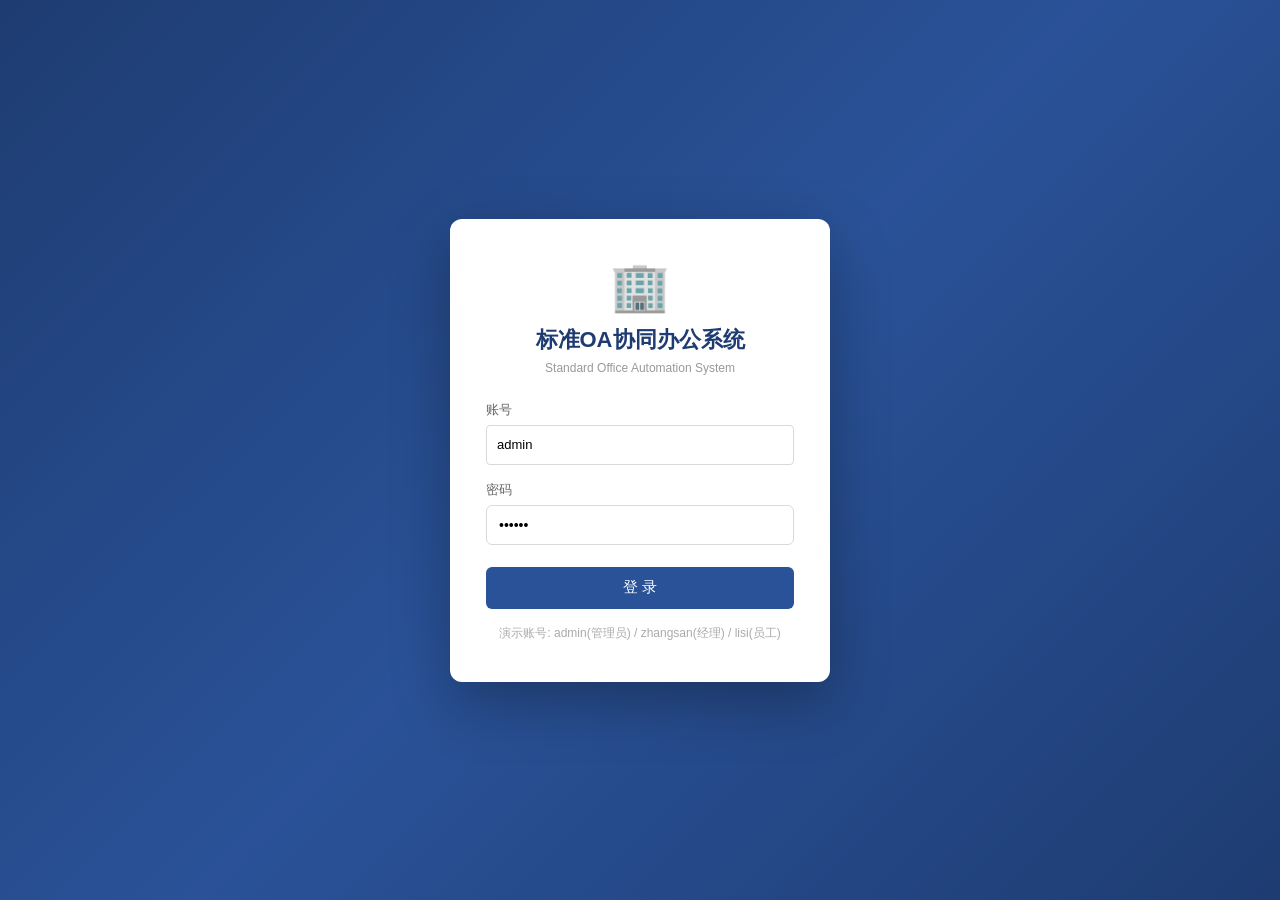
<file: demo-tumgc26te/oa-system/index.html>
<!DOCTYPE html>
<html lang="zh-CN">
<head>
<meta charset="UTF-8">
<meta name="viewport" content="width=device-width, initial-scale=1.0">
<title>标准OA协同办公系统</title>
<link rel="stylesheet" href="style.css">
</head>
<body>
<div id="app">
  <!-- 登录页 -->
  <div id="loginPage" class="login-page">
    <div class="login-box">
      <div class="login-logo">🏢</div>
      <h1>标准OA协同办公系统</h1>
      <p class="sub">Standard Office Automation System</p>
      <div class="form-item">
        <label>账号</label>
        <input id="loginUser" type="text" placeholder="如 admin / zhangsan / lisi" value="admin">
      </div>
      <div class="form-item">
        <label>密码</label>
        <input id="loginPass" type="password" placeholder="任意密码即可" value="123456">
      </div>
      <button class="btn-primary btn-block" onclick="doLogin()">登 录</button>
      <p class="login-tip">演示账号: admin(管理员) / zhangsan(经理) / lisi(员工)</p>
    </div>
  </div>

  <!-- 主界面 -->
  <div id="mainPage" class="main hidden">
    <header class="topbar">
      <div class="brand">🏢 标准OA协同办公系统</div>
      <div class="topbar-right">
        <span class="clock" id="clock"></span>
        <span class="user-chip" id="userChip"></span>
        <button class="btn-plain" onclick="logout()">退出</button>
      </div>
    </header>
    <div class="layout">
      <aside class="sider">
        <nav id="menu"></nav>
      </aside>
      <main class="content">
        <div id="view"></div>
      </main>
    </div>
  </div>
</div>
<script src="app.js"></script>
</body>
</html>
</file>
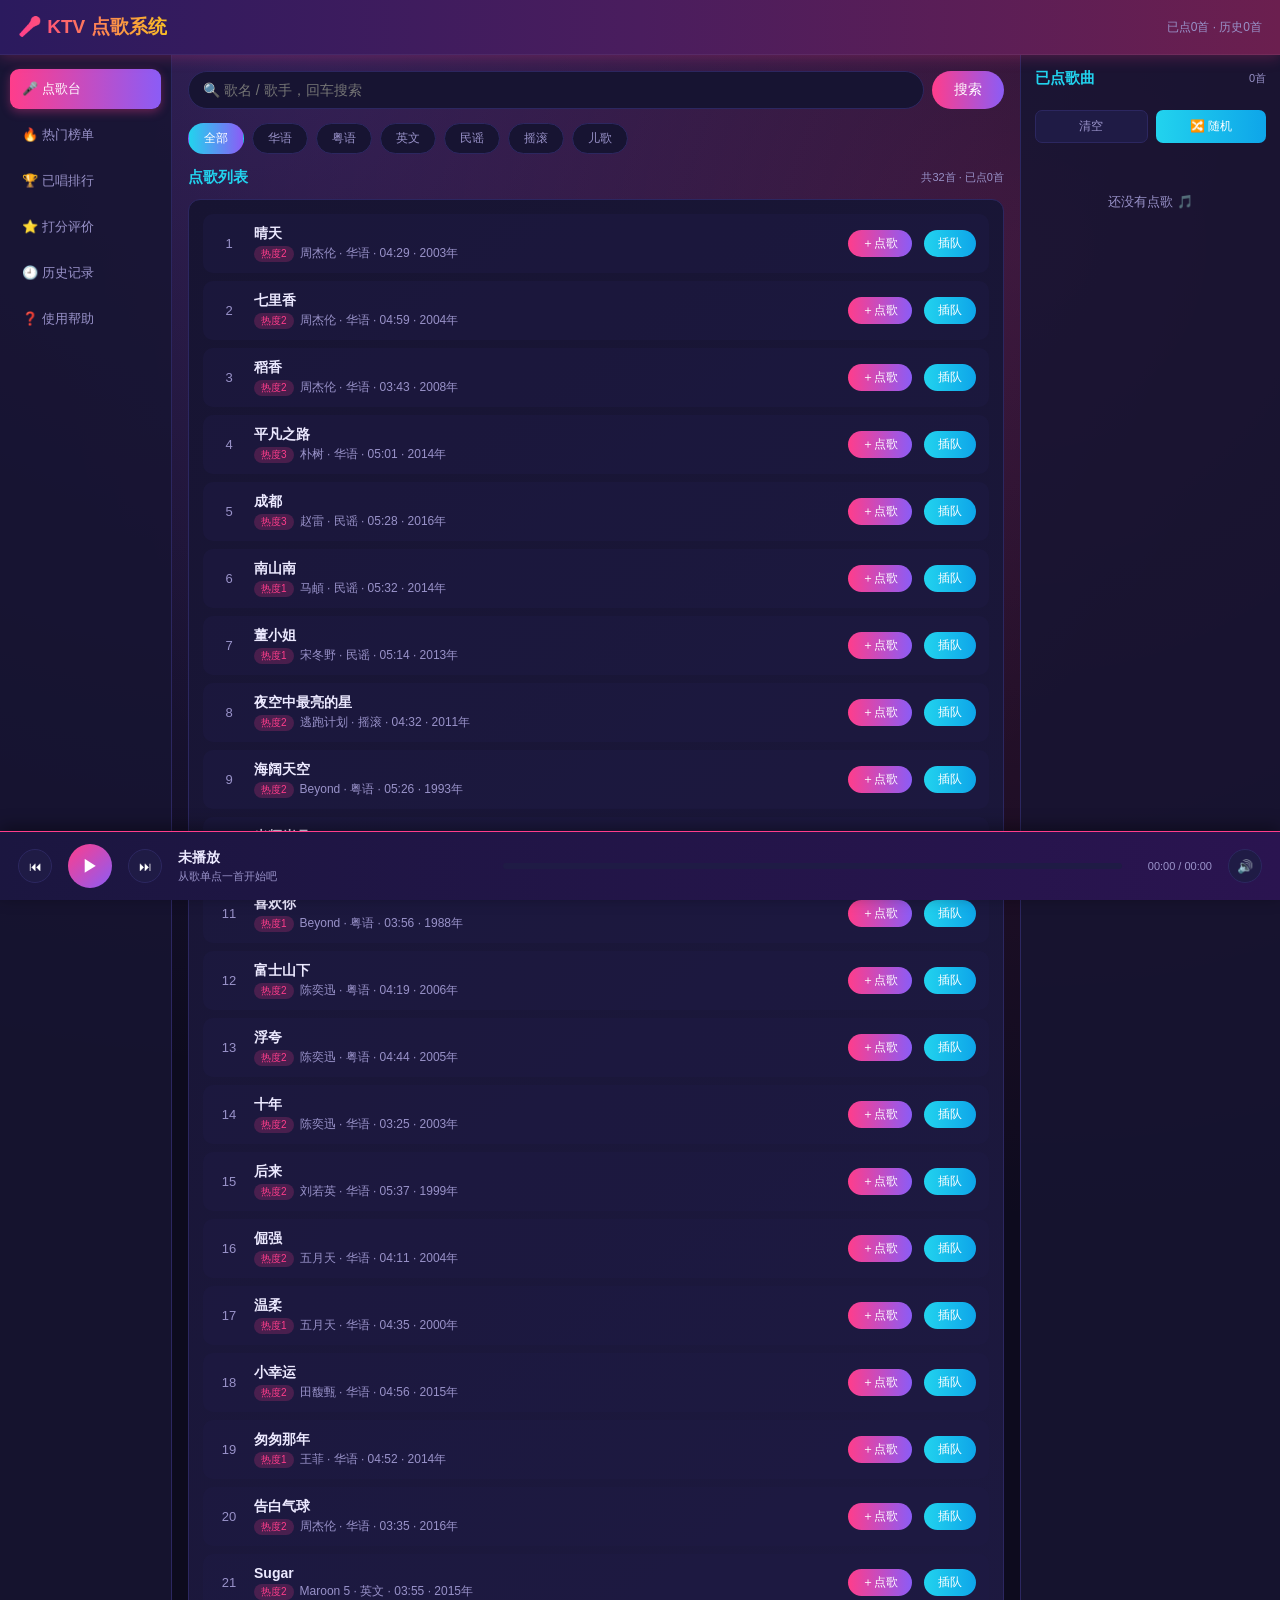
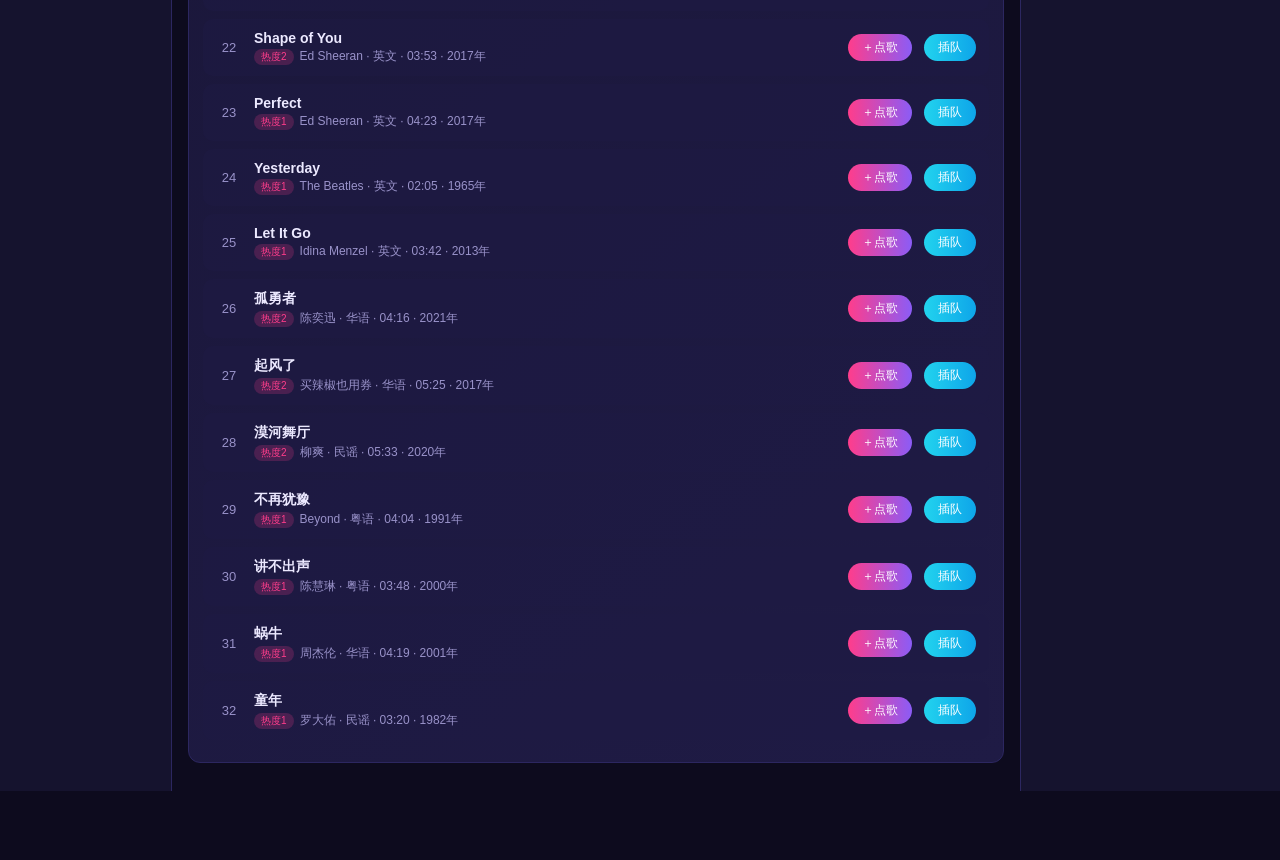
<file: demo-tumgc26te/plane-1942/index.html>
<!DOCTYPE html>
<html lang="zh-CN">
<head>
<meta charset="UTF-8">
<meta name="viewport" content="width=device-width, initial-scale=1.0">
<title>KTV 点歌系统</title>
<style>
/* ============ KTV 霓虹主题 ============ */
:root{--bg:#0d0b1e;--panel:#171432;--panel2:#1f1b45;--line:#2c2760;
--pink:#ff3d8b;--purple:#8b5cf6;--cyan:#22d3ee;--gold:#fbbf24;
--text:#ece9ff;--muted:#9992c9;--green:#34d399}
*{margin:0;padding:0;box-sizing:border-box}
body{font-family:"Microsoft YaHei","PingFang SC",sans-serif;background:
radial-gradient(circle at 20% 0%,rgba(139,92,246,.25),transparent 40%),
radial-gradient(circle at 80% 10%,rgba(255,61,139,.18),transparent 40%),
var(--bg);color:var(--text);min-height:100vh;font-size:14px}
button{cursor:pointer;font-family:inherit}
/* 顶部栏 */
.top{background:linear-gradient(90deg,#2b1a5e,#4a1d5e,#6b1f4f);padding:14px 18px;
display:flex;justify-content:space-between;align-items:center;position:sticky;top:0;z-index:50;
box-shadow:0 2px 14px rgba(255,61,139,.25);border-bottom:1px solid rgba(255,255,255,.06)}
.top .logo{font-size:19px;font-weight:bold;background:linear-gradient(90deg,var(--pink),var(--gold));
-webkit-background-clip:text;background-clip:text;color:transparent}
.top .stat{font-size:12px;color:var(--muted)}
/* 布局 */
.layout{display:flex;min-height:calc(100vh - 56px)}
/* 左侧菜单 */
.sider{width:172px;background:rgba(23,20,50,.85);border-right:1px solid var(--line);
padding:14px 10px;flex-shrink:0}
.sider .s{padding:11px 12px;border-radius:9px;margin-bottom:6px;cursor:pointer;
font-size:13px;color:var(--muted);display:flex;gap:8px;align-items:center}
.sider .s:hover{background:var(--panel2);color:var(--text)}
.sider .s.on{background:linear-gradient(90deg,var(--pink),var(--purple));color:#fff;
box-shadow:0 3px 10px rgba(255,61,139,.35)}
/* 主区 */
.main{flex:1;padding:16px;min-width:0;max-width:900px}
/* 右侧已点列表 */
.sidebar{width:260px;background:rgba(23,20,50,.85);border-left:1px solid var(--line);
padding:14px;display:flex;flex-direction:column;gap:10px;flex-shrink:0}
h2.sec{font-size:15px;margin-bottom:12px;color:var(--cyan);display:flex;
justify-content:space-between;align-items:center}
h2.sec .sub{font-size:11px;color:var(--muted);font-weight:normal}
/* 卡片 */
.card{background:linear-gradient(145deg,var(--panel),var(--panel2));border:1px solid var(--line);
border-radius:12px;padding:14px;margin-bottom:12px}
/* 搜索框 */
.search{display:flex;gap:8px;margin-bottom:14px}
.search input{flex:1;padding:10px 14px;border-radius:22px;border:1px solid var(--line);
background:var(--panel);color:var(--text);font-size:14px;outline:none}
.search input:focus{border-color:var(--pink)}
.search button{border:none;border-radius:22px;padding:0 22px;font-size:14px;
background:linear-gradient(90deg,var(--pink),var(--purple));color:#fff}
/* 分类Tab */
.cats{display:flex;gap:8px;flex-wrap:wrap;margin-bottom:14px}
.cat{padding:6px 15px;border-radius:16px;background:var(--panel);border:1px solid var(--line);
font-size:12px;cursor:pointer;color:var(--muted)}
.cat.on{background:linear-gradient(90deg,var(--cyan),var(--purple));color:#fff;border-color:transparent}
/* 歌曲行 */
.song{display:flex;align-items:center;gap:12px;padding:10px 12px;border-radius:10px;
background:rgba(31,27,69,.5);border:1px solid transparent;margin-bottom:8px}
.song:hover{border-color:var(--pink);background:rgba(255,61,139,.08)}
.song .idx{width:26px;text-align:center;color:var(--muted);font-size:13px}
.song .info{flex:1;min-width:0}
.song .nm{font-size:14px;font-weight:bold;white-space:nowrap;overflow:hidden;text-overflow:ellipsis}
.song .mt{font-size:12px;color:var(--muted);margin-top:2px}
.tag{display:inline-block;font-size:10px;padding:1px 7px;border-radius:8px;margin-right:6px}
.tag.hot{background:rgba(255,61,139,.2);color:var(--pink)}
.tag.new{background:rgba(52,211,153,.18);color:var(--green)}
.tag.k{background:rgba(34,211,238,.15);color:var(--cyan)}
.song .btn{border:none;border-radius:16px;padding:5px 14px;font-size:12px;
background:linear-gradient(90deg,var(--pink),var(--purple));color:#fff;flex-shrink:0}
.song .btn.pl{background:linear-gradient(90deg,var(--cyan),#0ea5e9)}
/* 已点列表 */
.qlist{flex:1;overflow:auto;display:flex;flex-direction:column;gap:8px}
.qitem{background:var(--panel2);border:1px solid var(--line);border-radius:9px;padding:8px 10px;
font-size:12px;position:relative;cursor:pointer}
.qitem:hover{border-color:var(--cyan)}
.qitem .qn{font-weight:bold;white-space:nowrap;overflow:hidden;text-overflow:ellipsis;padding-right:16px}
.qitem .qm{color:var(--muted);margin-top:3px}
.qitem .x{position:absolute;top:6px;right:8px;color:var(--muted);cursor:pointer}
.qitem .x:hover{color:var(--pink)}
.qitem.playing{border-color:var(--gold);background:rgba(251,191,36,.1);animation:glow 1.4s infinite}
@keyframes glow{50%{box-shadow:0 0 12px rgba(251,191,36,.5)}}
.qempty{text-align:center;color:var(--muted);padding:40px 10px;font-size:13px}
/* 播放器底栏 */
.player{background:linear-gradient(90deg,#1b1640,#2a1450);border-top:1px solid var(--pink);
padding:12px 18px;display:flex;align-items:center;gap:16px;position:sticky;bottom:0;z-index:60;
box-shadow:0 -4px 16px rgba(0,0,0,.4)}
.player .pn{flex:1;min-width:0}
.player .pn .t{font-size:14px;font-weight:bold;white-space:nowrap;overflow:hidden;text-overflow:ellipsis}
.player .pn .s{font-size:11px;color:var(--muted);margin-top:2px}
.pbtn{width:44px;height:44px;border-radius:50%;border:none;font-size:17px;flex-shrink:0;
background:linear-gradient(135deg,var(--pink),var(--purple));color:#fff}
.pbtn.sm{width:34px;height:34px;font-size:13px;background:var(--panel2);border:1px solid var(--line)}
.pbtn.sm:hover{border-color:var(--cyan)}
.bar{flex:2;height:6px;background:var(--panel2);border-radius:4px;overflow:hidden;cursor:pointer}
.bar .fill{height:100%;width:0%;background:linear-gradient(90deg,var(--cyan),var(--pink));
border-radius:4px;transition:width .3s}
.time{font-size:11px;color:var(--muted);width:74px;text-align:right}
/* 评分 */
.score{display:flex;gap:10px;flex-wrap:wrap}
.sc{width:66px;text-align:center;background:var(--panel2);border:1px solid var(--line);
border-radius:10px;padding:10px 4px;cursor:pointer}
.sc:hover{border-color:var(--gold);transform:translateY(-2px)}
.sc .v{font-size:17px;font-weight:bold;color:var(--gold)}
.sc .l{font-size:10px;color:var(--muted);margin-top:3px}
/* 榜单行 */
.rank{display:flex;justify-content:space-between;align-items:center;padding:9px 4px;
border-bottom:1px dashed var(--line);font-size:13px}
.rank .r1{color:var(--gold);font-weight:bold;width:30px}
/* 弹窗 */
.mask{display:none;position:fixed;inset:0;background:rgba(0,0,0,.6);z-index:99;align-items:center;justify-content:center}
.mask.open{display:flex}
.modal{background:var(--panel);border:1px solid var(--purple);border-radius:14px;width:92%;
max-width:420px;max-height:84vh;overflow:auto;padding:18px}
.modal h3{font-size:16px;color:var(--cyan);margin-bottom:12px}
.modal .btn{width:100%;margin-top:10px;padding:10px;border:none;border-radius:8px;
background:linear-gradient(90deg,var(--pink),var(--purple));color:#fff;font-size:14px}
.modal .btn.ghost{background:var(--panel2);border:1px solid var(--line);color:var(--muted)}
.modal .row{display:flex;justify-content:space-between;padding:8px 0;font-size:13px;
border-bottom:1px dashed var(--line)}
/* 底部Tab(手机) */
.tabbar{display:none}
@media(max-width:860px){
 .sider{position:fixed;left:0;top:56px;bottom:64px;z-index:40;transform:translateX(-100%);transition:.2s}
 .sider.open{transform:none}
 .sidebar{position:fixed;right:0;top:56px;bottom:64px;z-index:40;width:82%;max-width:300px;
  transform:translateX(100%);transition:.2s}
 .sidebar.open{transform:none}
 .main{max-width:none;padding:12px}
 .hamb,.bag{display:block!important}
 .tabbar{display:flex;position:fixed;bottom:0;left:0;right:0;background:var(--panel);
  border-top:1px solid var(--line);z-index:70}
 .tabbar div{flex:1;text-align:center;padding:9px 0;font-size:11px;color:var(--muted);cursor:pointer}
 .tabbar div.on{color:var(--pink)}
 .tabbar div span{display:block;font-size:19px}
 .player{bottom:56px}
 .hamb,.bag{background:none;border:1px solid var(--line);border-radius:8px;color:var(--text);
  padding:5px 10px;font-size:15px}
}
.hamb,.bag{display:none}
</style>
</head>
<body>

<!-- 顶部 -->
<div class="top">
  <div style="display:flex;gap:10px;align-items:center">
    <button class="hamb" onclick="document.querySelector('.sider').classList.toggle('open')">☰</button>
    <div class="logo">🎤 KTV 点歌系统</div>
  </div>
  <div class="stat" id="topStat">点歌台 · 轻松欢唱</div>
  <button class="bag" onclick="document.querySelector('.sidebar').classList.toggle('open')">🎵 已点<b id="bagCnt">0</b></button>
</div>

<div class="layout">
  <!-- 左侧菜单 -->
  <div class="sider">
    <div class="s on" onclick="setView('sing',this)">🎤 点歌台</div>
    <div class="s" onclick="setView('hot',this)">🔥 热门榜单</div>
    <div class="s" onclick="setView('rank',this)">🏆 已唱排行</div>
    <div class="s" onclick="setView('score',this)">⭐ 打分评价</div>
    <div class="s" onclick="setView('hist',this)">🕘 历史记录</div>
    <div class="s" onclick="openHelp()">❓ 使用帮助</div>
  </div>

  <!-- 主区 -->
  <div class="main" id="mainBox"></div>

  <!-- 右侧已点列表 -->
  <div class="sidebar">
    <h2 class="sec">已点歌曲 <span class="sub" id="qCnt">0首</span></h2>
    <div style="display:flex;gap:8px">
      <button style="flex:1;border:1px solid var(--line);background:var(--panel2);color:var(--muted);border-radius:7px;padding:7px;font-size:12px" onclick="clearQueue()">清空</button>
      <button style="flex:1;border:none;background:linear-gradient(90deg,var(--cyan),#0ea5e9);color:#fff;border-radius:7px;padding:7px;font-size:12px" onclick="shuffleQueue()">🔀 随机</button>
    </div>
    <div class="qlist" id="queueBox"></div>
  </div>
</div>

<!-- 播放器底栏 -->
<div class="player">
  <button class="pbtn sm" onclick="prevSong()" title="上一首">⏮</button>
  <button class="pbtn" id="playBtn" onclick="togglePlay()">▶</button>
  <button class="pbtn sm" onclick="nextSong()" title="下一首">⏭</button>
  <div class="pn"><div class="t" id="pnTitle">未播放</div><div class="s" id="pnSub">从歌单点一首开始吧</div></div>
  <div class="bar" onclick="seek(event)"><div class="fill" id="barFill"></div></div>
  <div class="time" id="pnTime">00:00 / 00:00</div>
  <button class="pbtn sm" onclick="toggleMute()" id="muteBtn">🔊</button>
</div>

<!-- 底部Tab(手机) -->
<div class="tabbar">
  <div class="on" onclick="setView('sing');showTab(this)"><span>🎤</span>点歌</div>
  <div onclick="setView('hot');showTab(this)"><span>🔥</span>榜单</div>
  <div onclick="switchQueue(true)"><span>🎵</span>已点</div>
  <div onclick="setView('score');showTab(this)"><span>⭐</span>评分</div>
</div>

<!-- 弹窗 -->
<div class="mask" id="mask"><div class="modal" id="modalBox"></div></div>

<script>
/* =========================================================================
 * KTV 点歌系统 · 单页应用
 * 分层: DB(localStorage持久化) → 业务逻辑 → 视图渲染
 * 功能: 搜索/分类点歌、已点队列(插队/置顶/删除)、模拟播放器(上一首/下一首/
 *       进度拖动/静音)、热门榜单、打分评价、历史记录、包厢信息
 * ========================================================================= */

/* ---------- 1. 数据层 ---------- */
const KEY='ktv_sys_v1';
const DB=(()=>{try{return JSON.parse(localStorage.getItem(KEY))||{}}catch(e){return{}}})();
function save(){localStorage.setItem(KEY,JSON.stringify(DB))}
if(!DB.seeded){
  DB.queue=[];      /* 已点队列 [{id,order}] */
  DB.history=[];    /* 播放历史 */
  DB.scores={};     /* 打分 {songId:[{v,at}]} */
  DB.cur=null;      /* 当前播放歌曲id */
  DB.pos=0;         /* 播放进度(秒) */
  DB.playing=false;
  DB.muted=false;
  DB.room={name:'VIP豪华包A08',people:6,host:'王老板'}; /* 包厢信息 */
  DB.seeded=true;save()}

/* 歌库：32首(华语/粤语/英文/民谣/摇滚/儿歌 六类) */
const SONGS=[
 {id:1,n:'晴天',a:'周杰伦',c:'华语',len:269,hot:1,ny:2003},
 {id:2,n:'七里香',a:'周杰伦',c:'华语',len:299,hot:1,ny:2004},
 {id:3,n:'稻香',a:'周杰伦',c:'华语',len:223,hot:1,ny:2008},
 {id:4,n:'平凡之路',a:'朴树',c:'华语',len:301,hot:2,ny:2014},
 {id:5,n:'成都',a:'赵雷',c:'民谣',len:328,hot:2,ny:2016},
 {id:6,n:'南山南',a:'马頔',c:'民谣',len:332,hot:0,ny:2014},
 {id:7,n:'董小姐',a:'宋冬野',c:'民谣',len:314,hot:0,ny:2013},
 {id:8,n:'夜空中最亮的星',a:'逃跑计划',c:'摇滚',len:272,hot:1,ny:2011},
 {id:9,n:'海阔天空',a:'Beyond',c:'粤语',len:326,hot:1,ny:1993},
 {id:10,n:'光辉岁月',a:'Beyond',c:'粤语',len:305,hot:1,ny:1990},
 {id:11,n:'喜欢你',a:'Beyond',c:'粤语',len:236,hot:0,ny:1988},
 {id:12,n:'富士山下',a:'陈奕迅',c:'粤语',len:259,hot:1,ny:2006},
 {id:13,n:'浮夸',a:'陈奕迅',c:'粤语',len:284,hot:1,ny:2005},
 {id:14,n:'十年',a:'陈奕迅',c:'华语',len:205,hot:1,ny:2003},
 {id:15,n:'后来',a:'刘若英',c:'华语',len:337,hot:1,ny:1999},
 {id:16,n:'倔强',a:'五月天',c:'华语',len:251,hot:1,ny:2004},
 {id:17,n:'温柔',a:'五月天',c:'华语',len:275,hot:0,ny:2000},
 {id:18,n:'小幸运',a:'田馥甄',c:'华语',len:296,hot:1,ny:2015},
 {id:19,n:'匆匆那年',a:'王菲',c:'华语',len:292,hot:0,ny:2014},
 {id:20,n:'告白气球',a:'周杰伦',c:'华语',len:215,hot:1,ny:2016},
 {id:21,n:'Sugar',a:'Maroon 5',c:'英文',len:235,hot:1,ny:2015},
 {id:22,n:'Shape of You',a:'Ed Sheeran',c:'英文',len:233,hot:1,ny:2017},
 {id:23,n:'Perfect',a:'Ed Sheeran',c:'英文',len:263,hot:0,ny:2017},
 {id:24,n:'Yesterday',a:'The Beatles',c:'英文',len:125,hot:0,ny:1965},
 {id:25,n:'Let It Go',a:'Idina Menzel',c:'英文',len:222,hot:0,ny:2013},
 {id:26,n:'孤勇者',a:'陈奕迅',c:'华语',len:256,hot:1,ny:2021},
 {id:27,n:'起风了',a:'买辣椒也用券',c:'华语',len:325,hot:1,ny:2017},
 {id:28,n:'漠河舞厅',a:'柳爽',c:'民谣',len:333,hot:1,ny:2020},
 {id:29,n:'不再犹豫',a:'Beyond',c:'粤语',len:244,hot:0,ny:1991},
 {id:30,n:'讲不出声',a:'陈慧琳',c:'粤语',len:228,hot:0,ny:2000},
 {id:31,n:'蜗牛',a:'周杰伦',c:'华语',len:259,hot:0,ny:2001},
 {id:32,n:'童年',a:'罗大佑',c:'民谣',len:200,hot:0,ny:1982}];
const CATS=['全部','华语','粤语','英文','民谣','摇滚','儿歌'];
const S=id=>SONGS.find(s=>s.id===id);

/* ---------- 2. 业务逻辑 ---------- */
let view='sing',curCat='全部',kw='',searchIn='',timer=null;
function fmt(t){t=Math.max(0,Math.floor(t));return String(Math.floor(t/60)).padStart(2,'0')+':'+String(t%60).padStart(2,'0')}

/* 点歌: 加入队列 */
function addSong(id){
  if(DB.queue.some(q=>q.id===id)){toast('这首歌已在列表中');return}
  DB.queue.push({id,order:Date.now()});
  save();renderQueue();
  if(!DB.cur)playSong(id);   /* 第一首自动播放 */
  toast('已加入点歌列表 ✓');
  updateStat()}
/* 插队: 移到最前 */
function jumpSong(id){
  const i=DB.queue.findIndex(q=>q.id===id);
  if(i>0){const [q]=DB.queue.splice(i,1);DB.queue.unshift(q);save();renderQueue();toast('已插队到首位 ⚡')}
  if(DB.cur!==id)playSong(id)}
/* 置底/删除/清空/随机 */
function toBottom(id){const i=DB.queue.findIndex(q=>q.id===id);
  if(i>=0&&i<DB.queue.length-1){const [q]=DB.queue.splice(i,1);DB.queue.push(q);save();renderQueue()}}
function removeSong(id){DB.queue=DB.queue.queue?DB.queue:DB.queue;
  DB.queue=DB.queue.filter?DB.queue.filter(q=>q.id!==id):DB.queue;
  DB.queue=(DB.queue||[]).filter(q=>q.id!==id);
  if(DB.cur===id){stopTick();DB.cur=null;DB.playing=false;DB.pos=0;save();renderPlayer()}
  save();renderQueue();updateStat()}
function clearQueue(){if(!confirm('清空已点列表?'))return;DB.queue=[];
  stopTick();DB.cur=null;DB.playing=false;DB.pos=0;save();renderQueue();renderPlayer();updateStat()}
function shuffleQueue(){
  for(let i=DB.queue.length-1;i>0;i--){const j=Math.floor(Math.random()*(i+1));
    [DB.queue[i],DB.queue[j]]=[DB.queue[j],DB.queue[i]]}
  save();renderQueue();toast('已随机排序 🔀')}

/* 播放控制 */
function playSong(id){const s=S(id);if(!s)return;
  DB.cur=id;DB.pos=0;DB.playing=true;save();
  DB.history.unshift({id,at:new Date().toLocaleString()});
  DB.history=DB.history.slice(0,50);save();
  renderPlayer();startTick();
  /* 从队列移除(已播) */
  DB.queue=DB.queue.filter(q=>q.id!==id);save();renderQueue();updateStat()}
function togglePlay(){if(!DB.cur){toast('请先点歌');return}
  DB.playing=!DB.playing;save();renderPlayer();
  DB.playing?startTick():stopTick()}
function stopTick(){if(timer){clearInterval(timer);timer=null}}
function startTick(){stopTick();timer=setInterval(()=>{
  const s=S(DB.cur);if(!s){stopTick();return}
  DB.pos++;if(DB.pos>=s.len){nextSong();return}   /* 自动切下一首 */
  renderBar()},1000)}
function nextSong(){const q=DB.queue[0];
  if(q)playSong(q.id);
  else{stopTick();DB.playing=false;DB.pos=0;save();renderPlayer();toast('队列已播完 🎤')}}
function prevSong(){const h=DB.history.filter(x=>x.id!==DB.cur);
  if(h.length)playSong(h[0].id);else toast('没有上一首了')}
function seek(e){const s=S(DB.cur);if(!s)return;
  const r=e.currentTarget.getBoundingClientRect();
  DB.pos=Math.round((e.clientX-r.left)/r.width*s.len);save();renderBar()}
function toggleMute(){DB.muted=!DB.muted;save();
  document.getElementById('muteBtn').textContent=DB.muted?'🔇':'🔊'}

/* 打分 */
function scoreSong(id,v){
  (DB.scores[id]=DB.scores[id]||[]).push({v,at:new Date().toLocaleString()});
  save();renderView();toast('评分成功 ⭐ '+v+'分')}

/* ---------- 3. 视图渲染 ---------- */
function setView(v,el){view=v;kw='';searchIn='';
  document.querySelectorAll('.sider .s').forEach(s=>s.classList.remove('on'));
  if(el)el.classList.add('on');else{const map={sing:0,hot:1,rank:2,score:3,hist:4};
    const s=document.querySelectorAll('.sider .s')[map[v]];if(s)s.classList.add('on')}
  document.querySelector('.sider').classList.remove('open');
  renderView()}
function showTab(el){document.querySelectorAll('.tabbar div').forEach(d=>d.classList.remove('on'));el.classList.add('on')}
function renderView(){({sing:viewSing,hot:viewHot,rank:viewRank,score:viewScore,hist:viewHist}[view]||viewSing)()}

/* 点歌台(搜索+分类+列表) */
function viewSing(){
  let list=SONGS.filter(s=>s.c===curCat||curCat==='全部');
  if(kw)list=list.filter(s=>(s.n+s.a).toLowerCase().includes(kw.toLowerCase()));
  document.getElementById('mainBox').innerHTML=`
    <div class="search"><input id="searchIn" placeholder="🔍 歌名 / 歌手，回车搜索" value="${searchIn}"
      onkeydown="if(event.key==='Enter')doSearch()"><button onclick="doSearch()">搜索</button></div>
    <div class="cats">${CATS.map(c=>`<span class="cat ${curCat===c?'on':''}" onclick="setCat('${c}')">${c}</span>`).join('')}</div>
    <h2 class="sec">点歌列表 <span class="sub">共${list.length}首 · 已点${DB.queue.length}首</span></h2>
    <div class="card">${list.length?list.map((s,i)=>songRow(s,i)).join(''):
      '<div class="qempty">没有找到相关歌曲 🎵</div>'}</div>`}
function doSearch(){kw=document.getElementById('searchIn').value.trim();
  searchIn=kw;viewSing()}
function setCat(c){curCat=c;viewSing()}
function songRow(s,i){
  const inQ=DB.queue.some(q=>q.id===s.id);
  return `<div class="song"><div class="idx">${i+1}</div>
    <div class="info"><div class="nm">${s.n}</div>
      <div class="mt"><span class="tag hot">热度${s.hot+1}</span>${s.a} · ${s.c} · ${fmt(s.len)} · ${s.ny}年</div></div>
    <button class="btn ${inQ?'pl':''}" onclick="addSong(${s.id})">${inQ?'已点':'＋点歌'}</button>
    <button class="btn pl" onclick="jumpSong(${s.id})">插队</button></div>`}

/* 热门榜单 */
function viewHot(){
  const hot=[...SONGS].sort((a,b)=>b.hot-a.hot||a.id-b.id).slice(0,10);
  const cnt={};DB.history.forEach(h=>cnt[h.id]=(cnt[h.id]||0)+1);
  const sung=Object.entries(cnt).map(([id,c])=>({s:S(+id),c})).filter(x=>x.s)
    .sort((a,b)=>b.c-a.c).slice(0,10);
  document.getElementById('mainBox').innerHTML=`
    <div class="card"><h2 class="sec">🔥 KTV热歌榜 TOP10</h2>
      ${hot.map((s,i)=>`<div class="rank"><span><span class="r1">${i+1}</span>
        ${i<3?'🏅':'　'} ${s.n} — ${s.a}</span>
        <span><button class="btn" style="padding:4px 12px" onclick="addSong(${s.id})">点歌</button></span></div>`).join('')}</div>
    <div class="card"><h2 class="sec">📈 本包厢已唱排行</h2>
      ${sung.length?sung.map((x,i)=>`<div class="rank"><span><span class="r1">${i+1}</span>
        ${x.s.n} — ${x.s.a}</span><span style="color:var(--cyan)">${x.c}次</span></div>`).join(''):
        '<div class="qempty">还没唱过歌，快去点歌吧 🎤</div>'}</div>`}

/* 已唱排行 */
function viewRank(){
  const cnt={};DB.history.forEach(h=>cnt[h.id]=(cnt[h.id]||0)+1);
  let arr=Object.entries(cnt).map(([id,c])=>({s:S(+id),c})).filter(x=>x.s)
    .sort((a,b)=>b.c-a.c).slice(0,15);
  document.getElementById('mainBox').innerHTML=`<div class="card">
    <h2 class="sec">🏆 已唱排行(按点播次数)</h2>
    ${arr.length?arr.map((x,i)=>`<div class="rank"><span><span class="r1">${i+1}</span>
      ${x.s.n} — ${x.s.a}</span><span>${x.c}次</span></div>`).join(''):
      '<div class="qempty">暂无记录</div>'}</div>`}

/* 打分评价 */
function viewScore(){
  const recent=DB.history.slice(0,6);
  document.getElementById('mainBox').innerHTML=`
    <div class="card"><h2 class="sec">⭐ 给最近唱过的歌打分</h2>
    ${recent.length?recent.map(h=>{const s=S(h.id);
      const arr=DB.scores[h.id]||[];const avg=arr.length?(arr.reduce((t,x)=>t+x.v,0)/arr.length).toFixed(1):'—';
      return `<div class="song"><div class="info"><div class="nm">${s.n}</div>
        <div class="mt">${s.a} · 已评分${arr.length}次 · 平均${avg}分</div></div></div>
        <div class="score" style="margin:-4px 0 12px">
        ${[10,9,8,6,4].map(v=>`<div class="sc" onclick="scoreSong(${s.id},${v})">
          <div class="v">${v}</div><div class="l">${v>=10?'麦霸':v>=9?'超赞':v>=8?'好听':v>=6?'一般':'待练'}</div></div>`).join('')}
        </div>`}).join(''):'<div class="qempty">先唱几首歌再来评分吧 ⭐</div>'}</div>`}

/* 历史记录 */
function viewHist(){
  document.getElementById('mainBox').innerHTML=`<div class="card">
    <h2 class="sec">🕘 播放历史 <button class="btn" style="padding:4px 12px" onclick="clearHist()">清空</button></h2>
    ${DB.history.length?DB.history.map(h=>{const s=S(h.id);
      return `<div class="song"><div class="info"><div class="nm">${s.n}</div>
        <div class="mt">${s.a} · ${h.at}</div></div>
        <button class="btn" onclick="addSong(${s.id})">重唱</button></div>`}).join(''):
      '<div class="qempty">暂无播放历史</div>'}</div>`}
function clearHist(){if(!confirm('清空历史?'))return;DB.history=[];save();viewHist()}

/* 已点列表侧栏 */
function renderQueue(){
  document.getElementById('queueBox').innerHTML=DB.queue.length?
    DB.queue.map((q,i)=>{const s=S(q.id);const isCur=DB.cur===q.id;
      return `<div class="qitem ${isCur?'playing':''}" onclick="jumpSong(${q.id})" title="点击切到这首">
        <span class="x" onclick="event.stopPropagation();removeSong(${q.id})">×</span>
        <div class="qn">${i+1}. ${s.n}</div>
        <div class="qm">${s.a} · ${fmt(s.len)}</div></div>`}).join(''):
    '<div class="qempty">还没有点歌 🎵</div>';
  document.getElementById('qCnt').textContent=DB.queue.length+'首';
  const bc=document.getElementById('bagCnt');if(bc)bc.textContent=DB.queue.length}

/* 播放器 */
function renderPlayer(){
  const s=S(DB.cur);
  document.getElementById('playBtn').textContent=DB.playing?'⏸':'▶';
  document.getElementById('pnTitle').textContent=s?s.n+' — '+s.a:'未播放';
  document.getElementById('pnSub').textContent=s?`${s.c} · 第${(DB.history.findIndex(h=>h.id===DB.cur)+1)||1}次播放`:'从歌单点一首开始吧';
  renderBar();updateStat()}
function renderBar(){
  const s=S(DB.cur);const len=s?s.len:0;
  document.getElementById('barFill').style.width=(len?DB.pos/len*100:0)+'%';
  document.getElementById('pnTime').textContent=fmt(DB.pos)+' / '+fmt(len)}
function updateStat(){
  const s=S(DB.cur);
  document.getElementById('topStat').textContent=
    (s?`正在播放: ${s.n} · `:'')+`已点${DB.queue.length}首 · 历史${DB.history.length}首`}

/* 弹窗与提示 */
function openModal(html){document.getElementById('modalBox').innerHTML=html;
  document.getElementById('mask').classList.add('open')}
function closeModal(){document.getElementById('mask').classList.remove('open')}
document.getElementById('mask').onclick=e=>{if(e.target.id==='mask')closeModal()};
function openHelp(){openModal(`<h3>❓ 使用帮助</h3>
  <div class="row"><span>点歌</span><span>列表右侧「＋点歌」</span></div>
  <div class="row"><span>插队</span><span>立即切到该首播放</span></div>
  <div class="row"><span>已点列表</span><span>右侧栏，点歌曲可切换</span></div>
  <div class="row"><span>播放器</span><span>底部: 播放/暂停/上下首/进度/静音</span></div>
  <div class="row"><span>打分</span><span>左侧「打分评价」给歌曲评分</span></div>
  <div class="row"><span>包厢</span><span>${DB.room.name} · ${DB.room.people}人 · ${DB.room.host}</span></div>
  <div class="row"><span>数据</span><span>保存在浏览器本地(localStorage)</span></div>
  <button class="btn" onclick="closeModal()">知道了</button>`)}
function toast(msg){const t=document.createElement('div');
  t.textContent=msg;t.style.cssText='position:fixed;top:70px;left:50%;transform:translateX(-50%);'+
  'background:linear-gradient(90deg,#ff3d8b,#8b5cf6);color:#fff;padding:9px 22px;border-radius:20px;'+
  'font-size:13px;z-index:200;box-shadow:0 4px 14px rgba(0,0,0,.4)';
  document.body.appendChild(t);setTimeout(()=>t.remove(),1600)}

/* ---------- 4. 启动 ---------- */
renderView();renderQueue();renderPlayer();
</script>
</body>
</html>
</file>
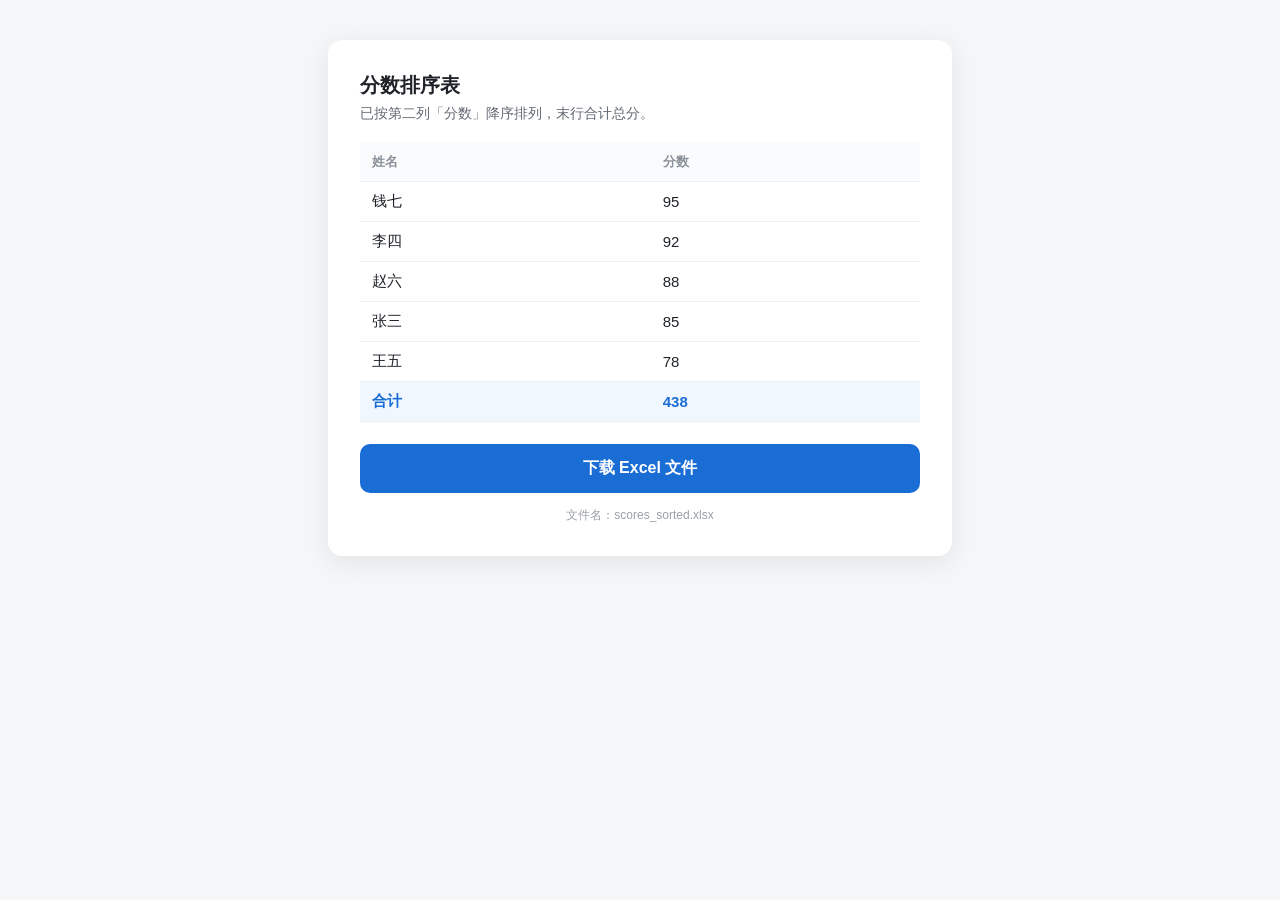
<file: webgl-3d-game/download.html>
<!DOCTYPE html>
<html lang="zh-CN">
<head>
<meta charset="utf-8">
<meta name="viewport" content="width=device-width, initial-scale=1">
<title>分数排序表 · 下载</title>
<style>
  body{font-family:-apple-system,"PingFang SC","Microsoft YaHei",sans-serif;background:#f5f6f8;margin:0;padding:40px 16px;color:#1f2329}
  .card{max-width:560px;margin:0 auto;background:#fff;border-radius:14px;box-shadow:0 6px 24px rgba(0,0,0,.08);padding:32px}
  h1{font-size:20px;margin:0 0 6px}
  p{color:#646a73;font-size:14px;margin:0 0 20px}
  table{width:100%;border-collapse:collapse;font-size:15px;margin-bottom:22px}
  th,td{padding:10px 12px;border-bottom:1px solid #eceef1;text-align:left}
  th{background:#fafbfc;color:#8a9099;font-weight:600;font-size:13px}
  tr.total td{font-weight:700;background:#f0f7ff;color:#1a6dd4}
  .btn{display:block;text-align:center;background:#1a6dd4;color:#fff;text-decoration:none;padding:14px;border-radius:10px;font-size:16px;font-weight:600}
  .btn:active{background:#155bb5}
  .hint{margin-top:14px;font-size:12px;color:#9aa0a6;text-align:center}
</style>
</head>
<body>
<div class="card">
  <h1>分数排序表</h1>
  <p>已按第二列「分数」降序排列，末行合计总分。</p>
  <table>
    <tr><th>姓名</th><th>分数</th></tr>
    <tr><td>钱七</td><td>95</td></tr>
    <tr><td>李四</td><td>92</td></tr>
    <tr><td>赵六</td><td>88</td></tr>
    <tr><td>张三</td><td>85</td></tr>
    <tr><td>王五</td><td>78</td></tr>
    <tr class="total"><td>合计</td><td>438</td></tr>
  </table>
  <a class="btn" href="./scores_sorted.xlsx" download>下载 Excel 文件</a>
  <div class="hint">文件名：scores_sorted.xlsx</div>
</div>
</body>
</html>
</file>
<file: demo-tumgc26te/oa-system/style.css>
* { margin:0; padding:0; box-sizing:border-box; }
body { font-family:"PingFang SC","Microsoft YaHei",sans-serif; background:#f0f2f5; color:#333; font-size:14px; }
.hidden { display:none !important; }

/* 登录 */
.login-page { min-height:100vh; display:flex; align-items:center; justify-content:center;
  background:linear-gradient(135deg,#1e3c72 0%,#2a5298 50%,#1e3c72 100%); }
.login-box { width:380px; background:#fff; border-radius:12px; padding:40px 36px; box-shadow:0 20px 60px rgba(0,0,0,.3); text-align:center; }
.login-logo { font-size:48px; margin-bottom:10px; }
.login-box h1 { font-size:22px; color:#1e3c72; margin-bottom:6px; }
.login-box .sub { color:#999; font-size:12px; margin-bottom:26px; }
.form-item { text-align:left; margin-bottom:16px; }
.form-item label { display:block; font-size:13px; color:#666; margin-bottom:6px; }
.form-item input { width:100%; height:40px; border:1px solid #d9d9d9; border-radius:6px; padding:0 12px; font-size:14px; outline:none; transition:.2s; }
.form-item input:focus { border-color:#2a5298; box-shadow:0 0 0 2px rgba(42,82,152,.15); }
.btn-primary { background:#2a5298; color:#fff; border:none; height:42px; border-radius:6px; font-size:15px; cursor:pointer; transition:.2s; }
.btn-primary:hover { background:#1e3c72; }
.btn-block { width:100%; margin-top:6px; }
.login-tip { margin-top:16px; font-size:12px; color:#aaa; }

/* 布局 */
.topbar { height:56px; background:#1e3c72; color:#fff; display:flex; align-items:center; justify-content:space-between; padding:0 20px; position:sticky; top:0; z-index:10; }
.brand { font-size:17px; font-weight:600; letter-spacing:1px; }
.topbar-right { display:flex; align-items:center; gap:16px; font-size:13px; }
.user-chip { background:rgba(255,255,255,.15); padding:4px 12px; border-radius:14px; }
.btn-plain { background:none; border:1px solid rgba(255,255,255,.4); color:#fff; padding:4px 14px; border-radius:4px; cursor:pointer; }
.btn-plain:hover { background:rgba(255,255,255,.15); }
.layout { display:flex; min-height:calc(100vh - 56px); }
.sider { width:200px; background:#fff; border-right:1px solid #e8e8e8; padding-top:12px; flex-shrink:0; }
.sider nav a { display:flex; align-items:center; gap:10px; padding:13px 22px; color:#555; text-decoration:none; cursor:pointer; border-left:3px solid transparent; transition:.15s; font-size:14px; }
.sider nav a:hover { background:#f5f7fa; color:#2a5298; }
.sider nav a.active { background:#eef3fb; color:#2a5298; border-left-color:#2a5298; font-weight:600; }
.content { flex:1; padding:20px; overflow-x:auto; }

/* 卡片与表格 */
.card { background:#fff; border-radius:8px; padding:20px; box-shadow:0 1px 3px rgba(0,0,0,.06); margin-bottom:18px; }
.card h2 { font-size:16px; color:#1e3c72; margin-bottom:16px; border-left:4px solid #2a5298; padding-left:10px; }
.grid-cards { display:grid; grid-template-columns:repeat(auto-fill,minmax(200px,1fr)); gap:16px; margin-bottom:18px; }
.stat { background:#fff; border-radius:8px; padding:18px; box-shadow:0 1px 3px rgba(0,0,0,.06); display:flex; align-items:center; gap:14px; }
.stat .ico { font-size:30px; }
.stat .num { font-size:26px; font-weight:700; color:#1e3c72; }
.stat .lbl { font-size:13px; color:#999; }
table { width:100%; border-collapse:collapse; }
th, td { padding:10px 12px; text-align:left; border-bottom:1px solid #f0f0f0; font-size:13px; }
th { background:#fafafa; color:#666; font-weight:600; }
tr:hover td { background:#fafcff; }
.tag { display:inline-block; padding:2px 10px; border-radius:10px; font-size:12px; }
.tag-green { background:#e6f7e6; color:#389e0d; }
.tag-orange { background:#fff7e6; color:#d46b08; }
.tag-red { background:#fff1f0; color:#cf1322; }
.tag-blue { background:#e6f4ff; color:#0958d9; }
.tag-gray { background:#f5f5f5; color:#888; }
.toolbar { display:flex; justify-content:space-between; align-items:center; margin-bottom:14px; flex-wrap:wrap; gap:10px; }
.btn-sm { padding:6px 16px; border:none; border-radius:4px; cursor:pointer; font-size:13px; background:#2a5298; color:#fff; }
.btn-sm:hover { opacity:.88; }
.btn-green { background:#389e0d; }
.btn-red { background:#cf1322; }
.btn-gray { background:#8c8c8c; }
.btn-sm:disabled { background:#ccc; cursor:not-allowed; }
select, input[type=text], input[type=number], input[type=date], textarea { border:1px solid #d9d9d9; border-radius:4px; padding:7px 10px; font-size:13px; outline:none; font-family:inherit; }
select:focus, input:focus, textarea:focus { border-color:#2a5298; }
.form-row { display:flex; gap:14px; margin-bottom:14px; flex-wrap:wrap; }
.form-col { flex:1; min-width:180px; }
.form-col label { display:block; margin-bottom:6px; color:#666; font-size:13px; }
.form-col input, .form-col select, .form-col textarea { width:100%; }

/* 弹窗 */
.modal-mask { position:fixed; inset:0; background:rgba(0,0,0,.45); display:flex; align-items:center; justify-content:center; z-index:100; }
.modal { background:#fff; border-radius:8px; width:520px; max-width:92vw; max-height:88vh; overflow-y:auto; padding:24px; }
.modal h3 { font-size:16px; color:#1e3c72; margin-bottom:18px; }
.modal-footer { display:flex; justify-content:flex-end; gap:10px; margin-top:20px; }

/* 工作台 */
.welcome { background:linear-gradient(120deg,#2a5298,#1e3c72); color:#fff; border-radius:8px; padding:26px 24px; margin-bottom:18px; }
.welcome h2 { color:#fff; border-left-color:rgba(255,255,255,.6); margin-bottom:8px; }
.welcome p { opacity:.85; font-size:13px; }
.todo-item { display:flex; justify-content:space-between; align-items:center; padding:11px 6px; border-bottom:1px dashed #eee; }
.todo-item:last-child { border-bottom:none; }
.empty { text-align:center; color:#bbb; padding:36px 0; font-size:14px; }
.flow-step { display:inline-block; padding:3px 12px; background:#eef3fb; border-radius:12px; font-size:12px; color:#2a5298; margin-right:6px; }
.muted { color:#999; font-size:12px; }
@media (max-width:768px){
  .sider { width:64px; }
  .sider nav a span { display:none; }
  .sider nav a { justify-content:center; padding:14px 0; }
}
</file>
